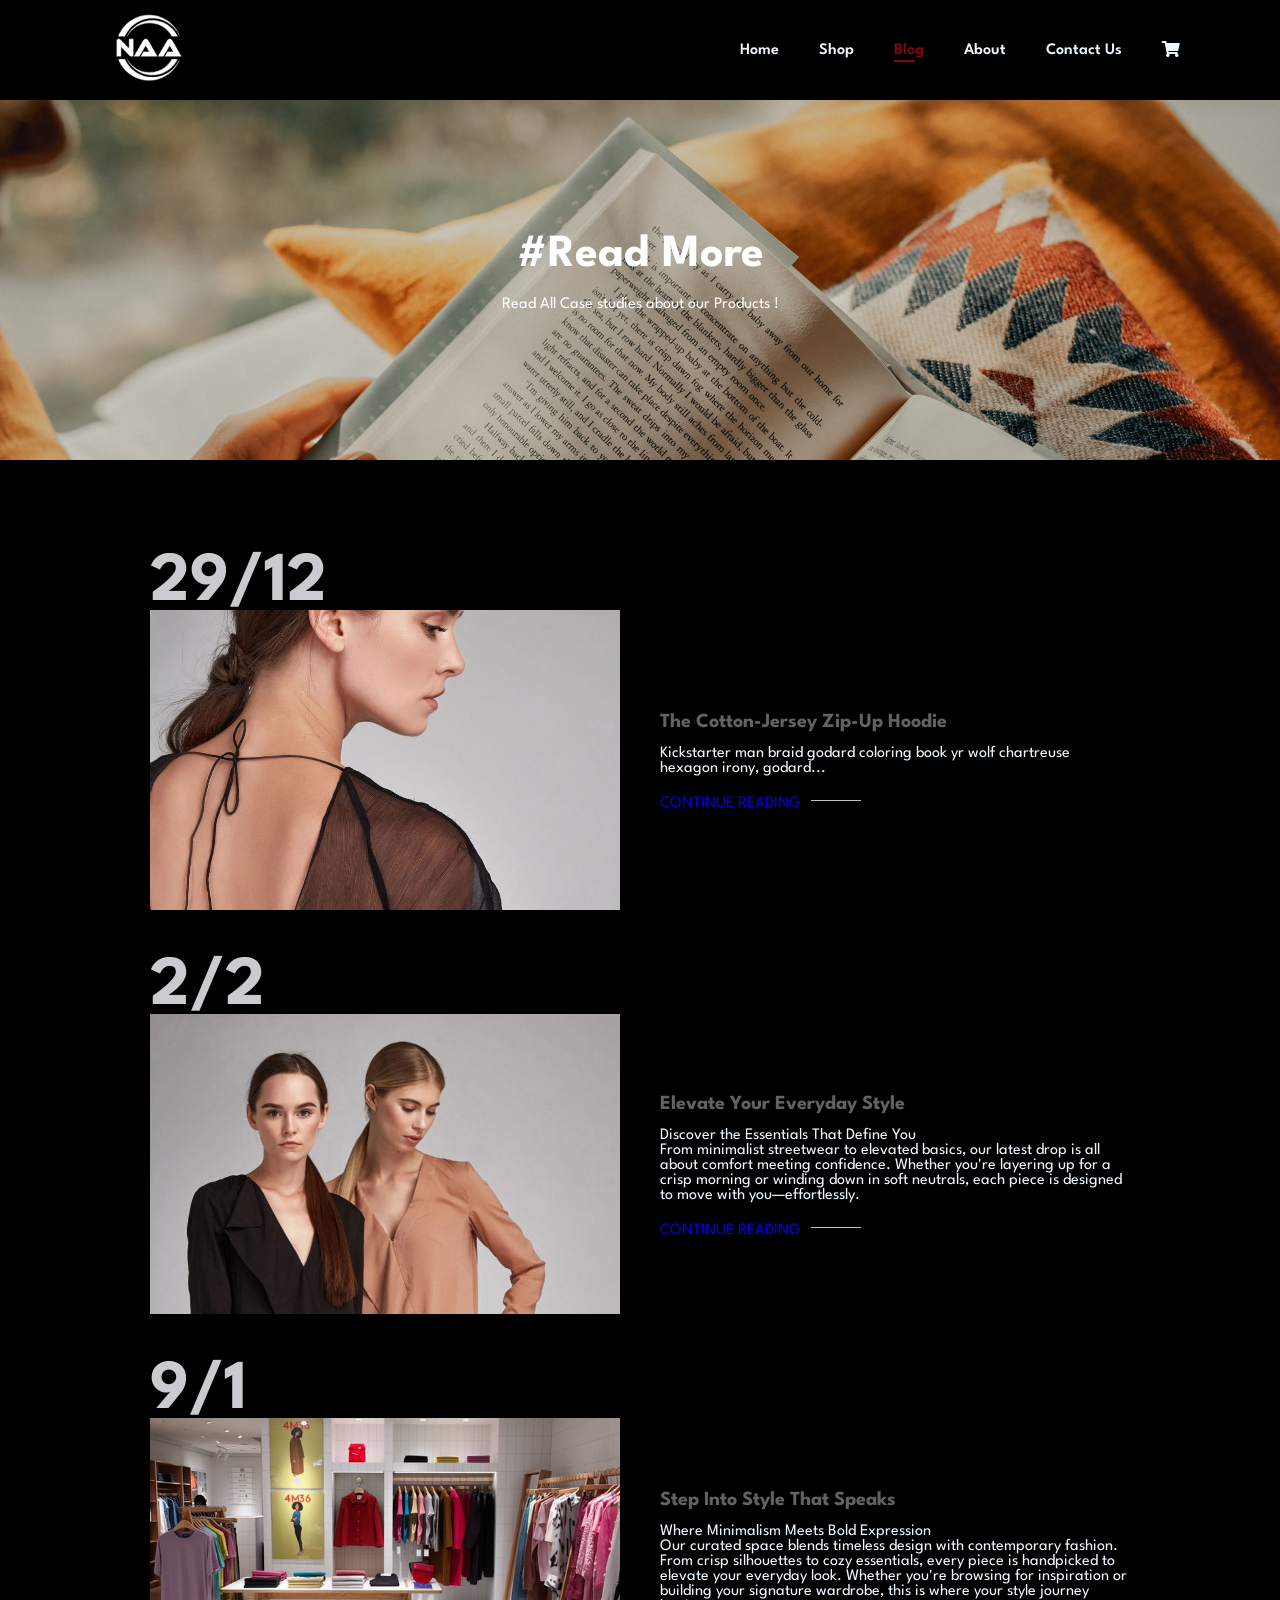
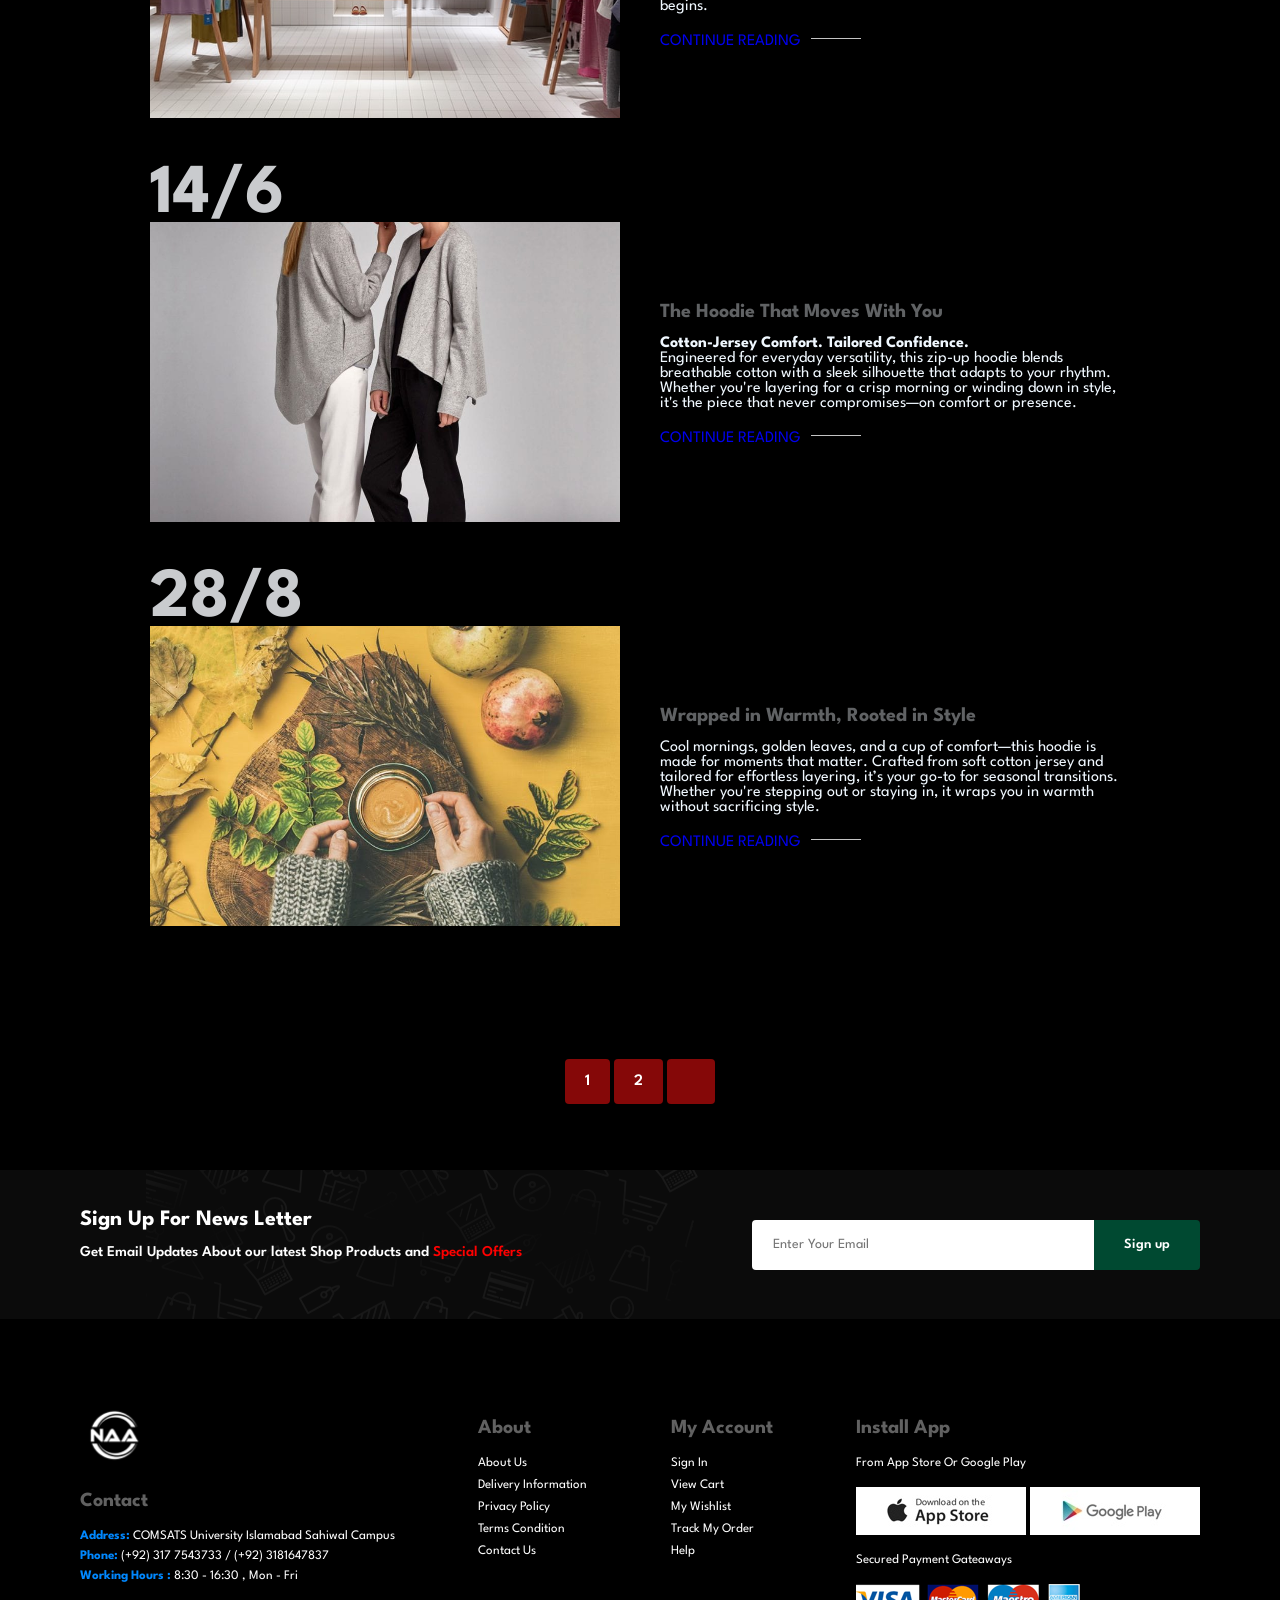
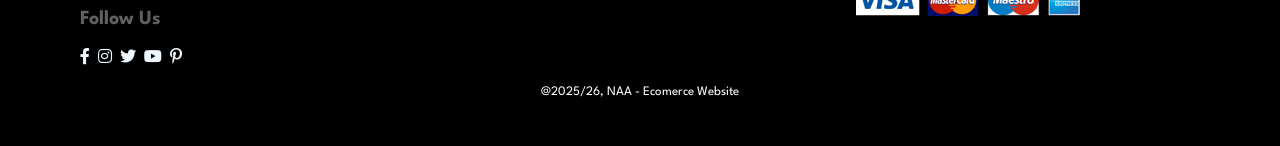
<file: blog.html>
<!DOCTYPE html>
<html lang="en">

<head>
    <meta charset="UTF-8">
    <meta http-equiv="X-UA-Compatible" content="IE=edge">
    <meta name="viewport" content="width=device-width, initial-scale=1.0">
    <title>NAA - Ecomerce Website</title>
    <link rel="stylesheet" href="https://pro.fontawesome.com/releases/v5.10.0/css/all.css" />

    <link rel="stylesheet" href="style.css">
</head>

<body>
    <script src="script.js"></script>
    <section id="header">
        <a href="#"><img height="100px" src="img/logo1.png" class="logo" alt=""></a>
        <div>
            <ul id="navbar">
                <li><a href="index.html">Home</a></li>
                <li><a href="shop.html">Shop</a></li>
                <li><a class="active" href="blog.html">Blog</a></li>
                <li><a href="about.html">About</a></li>
                <li><a href="contact.html">Contact Us</a></li>
                <li id="lg-bag"><a href="cart.html"><i class="fa fa-shopping-cart"></i></a></li>
                <a href="#" id="close"><i class="fa fa-times"></i></a>
            </ul>
        </div>
        <div id="mobile">
            <a href="cart.html"><i class="fa fa-shopping-cart"></i></a>
            <i id="bar" class="fas fa-outdent"></i>
        </div>
    </section>
    <section id="page-header" class="blog-header">
        <h2>#Read More</h2>
        <p>Read All Case studies about our Products !</p>
    </section>
    <section id="blog">
        <div class="blog-box">
            <div class="blog-img">
                <img src="img/blog/b1.jpg" alt="">
            </div>
            <div class="blog-details">
                <h4>The Cotton-Jersey Zip-Up Hoodie</h4>
                <p>Kickstarter man braid godard coloring book yr wolf chartreuse hexagon irony, godard...</p>
                <a href="#">CONTINUE READING</a>
            </div>
            <h1>29/12</h1>
        </div>
        <div class="blog-box">
            <div class="blog-img">
                <img src="img/blog/b2.jpg" alt="">
            </div>
            <div class="blog-details">
                <h4>Elevate Your Everyday Style</h4>
                <p>Discover the Essentials That Define You<br>
                    From minimalist streetwear to elevated basics, our latest drop is all about comfort meeting
                    confidence. Whether you're layering up for a crisp morning or winding down in soft neutrals, each
                    piece is designed to move with you—effortlessly.</p>
                <a href="#">CONTINUE READING</a>

            </div>
            <h1>2/2</h1>
        </div>
        <div class="blog-box">
            <div class="blog-img">
                <img src="img/blog/b3.jpg" alt="">
            </div>
            <div class="blog-details">
                <h4>Step Into Style That Speaks</h4>
                <p>Where Minimalism Meets Bold Expression<br>
                    Our curated space blends timeless design with contemporary fashion. From crisp silhouettes to cozy
                    essentials, every piece is handpicked to elevate your everyday look. Whether you're browsing for
                    inspiration or building your signature wardrobe, this is where your style journey begins.</p>
                <a href="#">CONTINUE READING</a>

            </div>
            <h1>9/1</h1>
        </div>
        <div class="blog-box">
            <div class="blog-img">
                <img src="img/blog/b4.jpg" alt="">
            </div>
            <div class="blog-details">
                <h4>The Hoodie That Moves With You</h4>
                <p><strong>Cotton-Jersey Comfort. Tailored Confidence.</strong><br>
                    Engineered for everyday versatility, this zip-up hoodie blends breathable cotton with a sleek
                    silhouette that adapts to your rhythm. Whether you're layering for a crisp morning or winding down
                    in style, it's the piece that never compromises—on comfort or presence.</p>
                <a href="#">CONTINUE READING</a>

            </div>
            <h1>14/6</h1>
        </div>
        <div class="blog-box">
            <div class="blog-img">
                <img src="img/blog/b6.jpg" alt="">
            </div>
            <div class="blog-details">
                <h4>Wrapped in Warmth, Rooted in Style</h4>
                <p>
                    Cool mornings, golden leaves, and a cup of comfort—this hoodie is made for moments that matter.
                    Crafted from soft cotton jersey and tailored for effortless layering, it’s your go-to for seasonal
                    transitions. Whether you're stepping out or staying in, it wraps you in warmth without sacrificing
                    style.</p>
                <a href="#">CONTINUE READING</a>

            </div>
            <h1>28/8</h1>
        </div>
    </section>

    <section id="pagenation" class="section-p1">
        <a href="#">1</a>
        <a href="#">2</a>
        <a href="#"><i class="fal fa-long-arrow-alt-right"></i></a>
    </section>

    <section id="newsletter" class="section-m1 section-p1">
        <div class="newstext">
            <h4>Sign Up For News Letter </h4>
            <p>Get Email Updates About our latest Shop Products and <span>Special Offers </span></p>
        </div>
        <div class="form">
            <input type="text" name="" id="" placeholder="Enter Your Email">
            <button class="normal">Sign up</button>
        </div>
    </section>
    <footer class="section-p1">
        <div class="col">
            <img class="logo" src="img/logo1.png" alt="">
            <h4>Contact </h4>
            <p><strong>Address:</strong> COMSATS University Islamabad Sahiwal Campus</p>
            <p><strong>Phone:</strong> (+92) 317 7543733 / (+92) 3181647837</p>
            <p><strong>Working Hours :</strong> 8:30 - 16:30 , Mon - Fri</p>
            <div class="follow">
                <h4>Follow Us </h4>
                <div class="icon">
                    <i class="fab fa-facebook-f"></i>
                    <i class="fab fa-instagram"></i>
                    <i class="fab fa-twitter"></i>
                    <i class="fab fa-youtube"></i>
                    <i class="fab fa-pinterest-p"></i>
                </div>
            </div>
        </div>
        <div class="col">
            <h4>About </h4>
            <a href="#">About Us</a>
            <a href="#">Delivery Information</a>
            <a href="#">Privacy Policy </a>
            <a href="#">Terms Condition</a>
            <a href="#">Contact Us </a>
        </div>
        <div class="col">
            <h4>My Account </h4>
            <a href="#">Sign In</a>
            <a href="#">View Cart</a>
            <a href="#">My Wishlist </a>
            <a href="#">Track My Order</a>
            <a href="#">Help</a>
        </div>
        <div class="col install">
            <h4>Install App</h4>
            <p>From App Store Or Google Play </p>
            <div class="row">
                <img src="img/pay/app.jpg" alt="">
                <img src="img/pay/play.jpg" alt="">
            </div>
            <p>Secured Payment Gateaways</p>
            <img src="img/pay/pay.png" alt="">
        </div>
        <div class="copyright">
            <p> @2025/26, NAA - Ecomerce Website </p>
        </div>
    </footer>
    
</body>

</html>
</file>
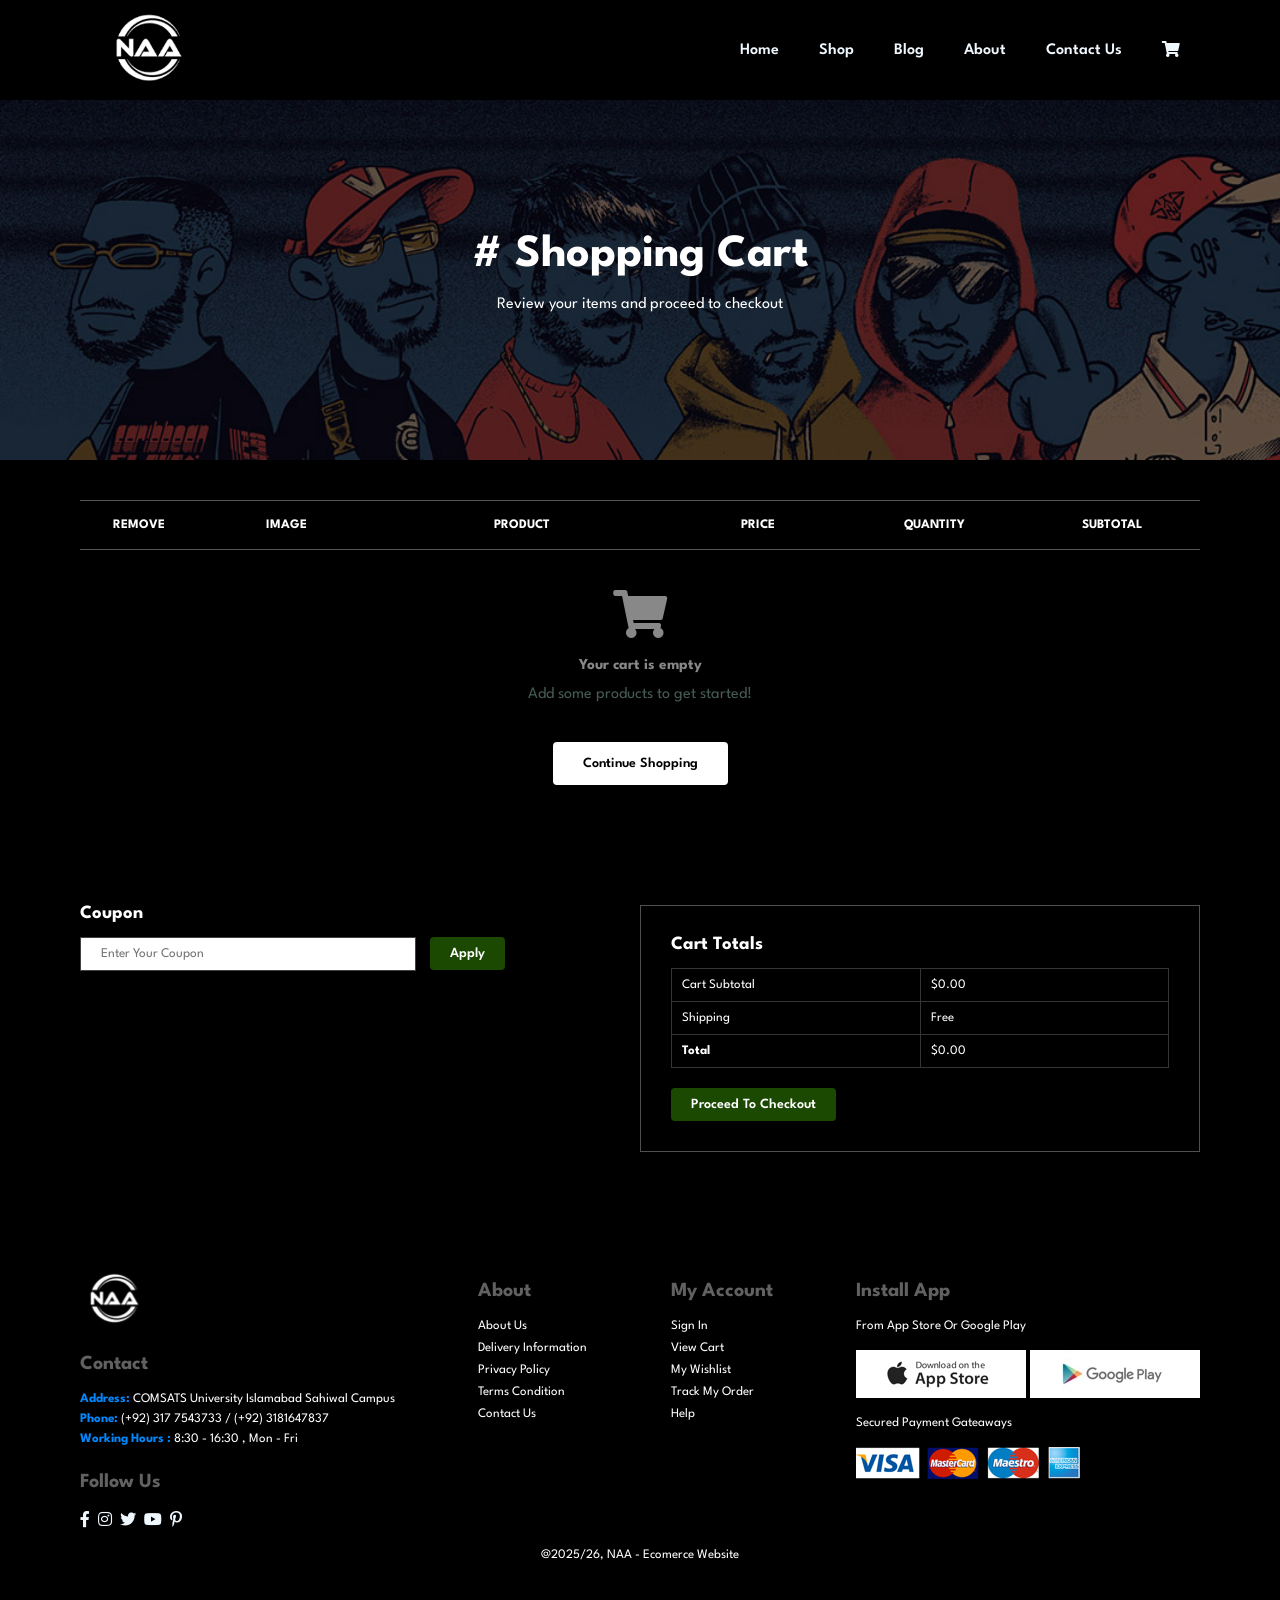
<file: cart.html>
<!DOCTYPE html>
<html lang="en">

<head>
    <meta charset="UTF-8">
    <meta http-equiv="X-UA-Compatible" content="IE=edge">
    <meta name="viewport" content="width=device-width, initial-scale=1.0">
    <title>NAA - Ecomerce Website</title>
    <link rel="stylesheet" href="https://pro.fontawesome.com/releases/v5.10.0/css/all.css" />

    <link rel="stylesheet" href="style.css">
</head>

<body>
    <script src="script.js"></script>
    <section id="header">
        <a href="#"><img height="100px" src="img/logo1.png" class="logo" alt=""></a>
        <div>
            <ul id="navbar">
                <li><a href="index.html">Home</a></li>
                <li><a href="shop.html">Shop</a></li>
                <li><a href="blog.html">Blog</a></li>
                <li><a href="about.html">About</a></li>
                <li><a href="contact.html">Contact Us</a></li>
                <li id="lg-bag">
                    <a href="cart.html">
                        <i class="fa fa-shopping-cart"></i>
                        <span class="cart-count" style="display: none;">0</span>
                    </a>
                </li>
                <a href="#" id="close"><i class="fa fa-times"></i></a>
            </ul>
        </div>
        <div id="mobile">
            <a href="cart.html">
                <i class="fa fa-shopping-cart"></i>
                <span class="cart-count" style="display: none;">0</span>
            </a>
            <i id="bar" class="fas fa-outdent"></i>
        </div>
    </section>
    <section id="page-header">
        <h2># Shopping Cart</h2>
        <p>Review your items and proceed to checkout</p>
    </section>
    <section id="cart" class="section-p1">
        <table width="100%">
            <thead>
                <tr>
                    <td>Remove</td>
                    <td>Image</td>
                    <td>Product</td>
                    <td>Price</td>
                    <td>Quantity</td>
                    <td>Subtotal</td>
                </tr>
            </thead>
            <tbody>
                <tr>
                    <td> <a href="#"><i class="far fa-times-circle"></i></a></td>
                    <td><img src="img/products/f1.jpg" alt="Cartoon Astronaut T-Shirt"></td>
                    <td>Cartoon Astronaut T-Shirts</td>
                    <td>$118.90</td>
                    <td><input type="number" value="1" min="1"></td>
                    <td>$118.90</td>
                </tr>
                <tr>
                    <td> <a href="#"><i class="far fa-times-circle"></i></a></td>
                    <td><img src="img/products/f2.jpg" alt="Cartoon Astronaut T-Shirt"></td>
                    <td>Cartoon Astronaut T-Shirts</td>
                    <td>$118.90</td>
                    <td><input type="number" value="1" min="1"></td>
                    <td>$118.90</td>
                </tr>
                <tr>
                    <td> <a href="#"><i class="far fa-times-circle"></i></a></td>
                    <td><img src="img/products/f3.jpg" alt="Cartoon Astronaut T-Shirt"></td>
                    <td>Cartoon Astronaut T-Shirts</td>
                    <td>$118.90</td>
                    <td><input type="number" value="1" min="1"></td>
                    <td>$118.90</td>
                </tr>
            </tbody>
        </table>
    </section>
    <section id="cart-add" class="section-p1">
        <div id="coupon">
            <h3>Coupon</h3>
            <div>
                <input type="text" placeholder="Enter Your Coupon">
                <button class="normal">Apply</button>
            </div>
        </div>
        <div id="subtotal">
            <h3>Cart Totals</h3>
            <table>
                <tr>
                    <td>Cart Subtotal</td>
                    <td>$335</td>
                </tr>
                <tr>
                    <td>Shipping</td>
                    <td>Free</td>
                </tr>
                <tr>
                    <td><strong>Total</strong></td>
                    <td><strong>$335</strong></td>
                </tr>
            </table>
            <button class="normal">Proceed To Checkout</button>
        </div>
    </section>

    </section>

    <footer class="section-p1">
        <div class="col">
            <img class="logo" src="img/logo1.png" alt="">
            <h4>Contact </h4>
            <p><strong>Address:</strong> COMSATS University Islamabad Sahiwal Campus</p>
            <p><strong>Phone:</strong> (+92) 317 7543733 / (+92) 3181647837</p>
            <p><strong>Working Hours :</strong> 8:30 - 16:30 , Mon - Fri</p>
            <div class="follow">
                <h4>Follow Us </h4>
                <div class="icon">
                    <i class="fab fa-facebook-f"></i>
                    <i class="fab fa-instagram"></i>
                    <i class="fab fa-twitter"></i>
                    <i class="fab fa-youtube"></i>
                    <i class="fab fa-pinterest-p"></i>
                </div>
            </div>
        </div>
        <div class="col">
            <h4>About </h4>
            <a href="#">About Us</a>
            <a href="#">Delivery Information</a>
            <a href="#">Privacy Policy </a>
            <a href="#">Terms Condition</a>
            <a href="#">Contact Us </a>
        </div>
        <div class="col">
            <h4>My Account </h4>
            <a href="#">Sign In</a>
            <a href="#">View Cart</a>
            <a href="#">My Wishlist </a>
            <a href="#">Track My Order</a>
            <a href="#">Help</a>
        </div>
        <div class="col install">
            <h4>Install App</h4>
            <p>From App Store Or Google Play </p>
            <div class="row">
                <img src="img/pay/app.jpg" alt="">
                <img src="img/pay/play.jpg" alt="">
            </div>
            <p>Secured Payment Gateaways</p>
            <img src="img/pay/pay.png" alt="">
        </div>
        <div class="copyright">
            <p> @2025/26, NAA - Ecomerce Website </p>
        </div>
    </footer>
    
</body>

</html>
</file>
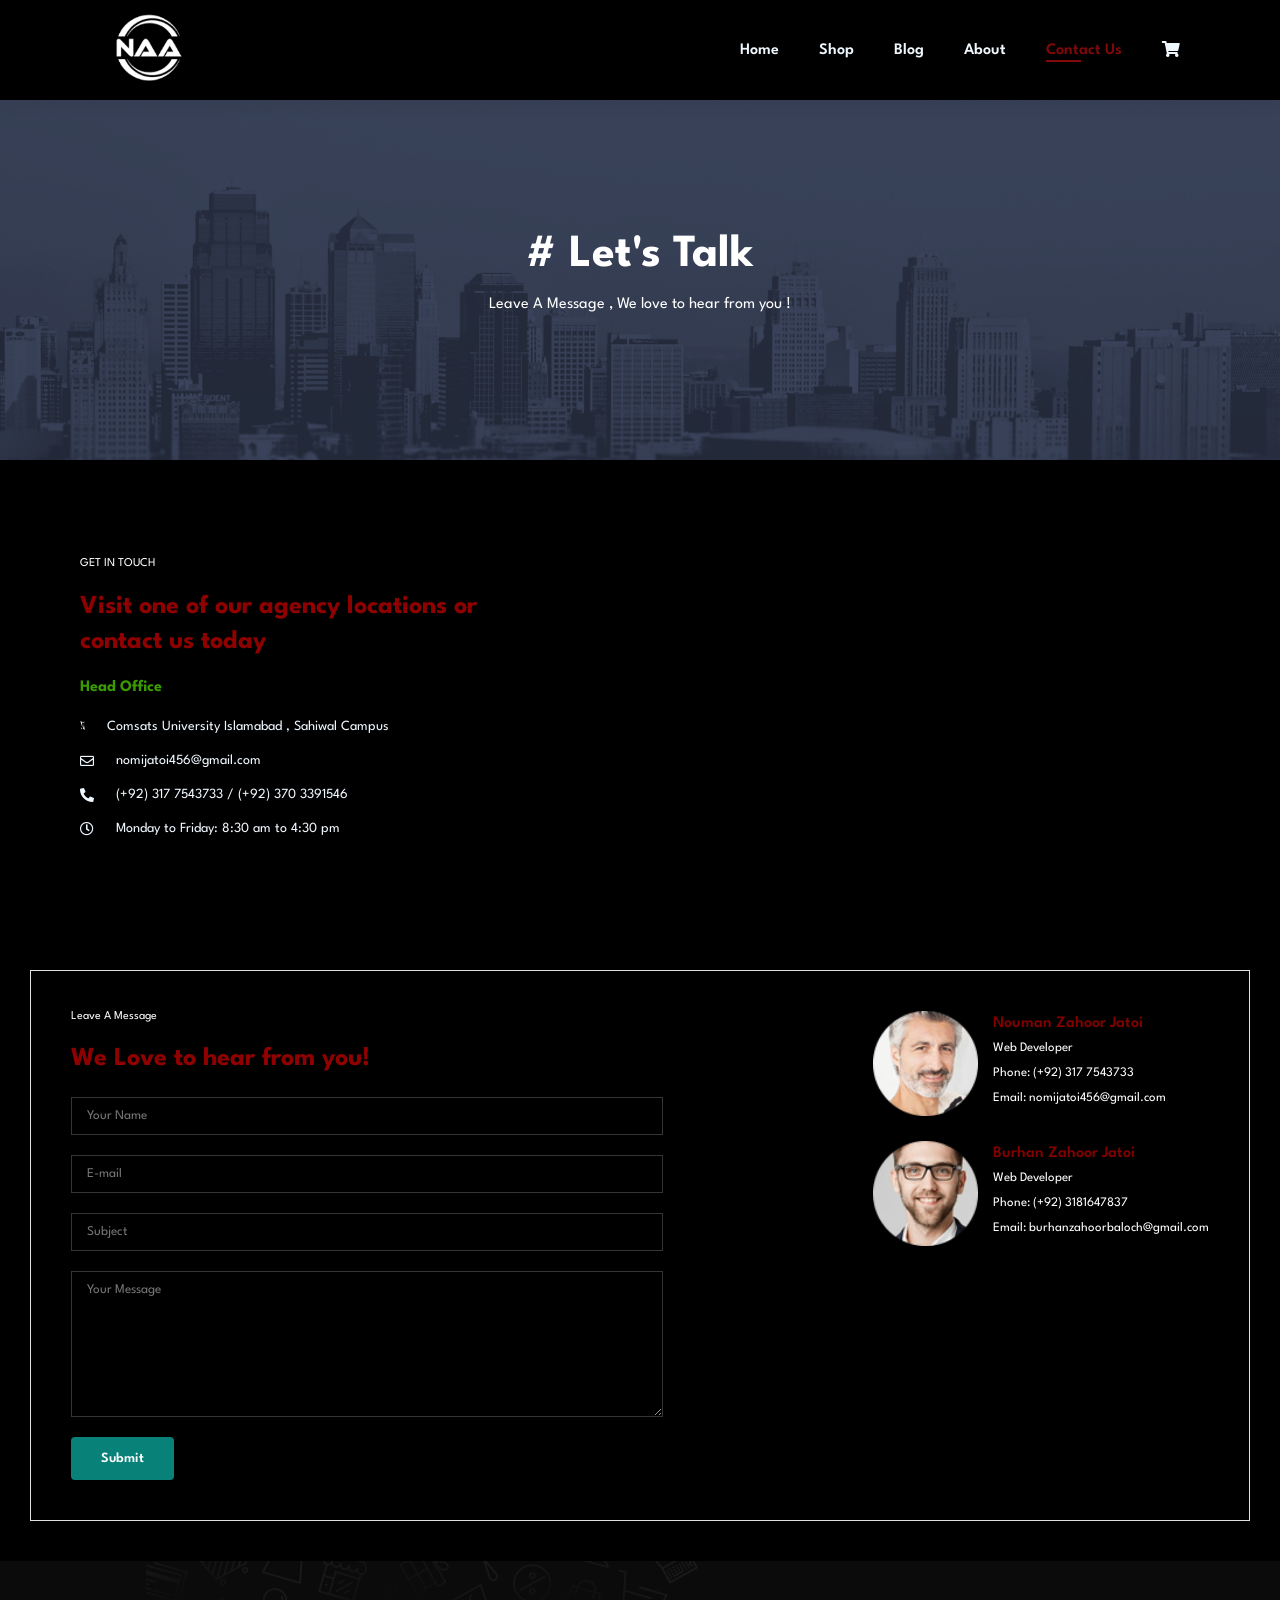
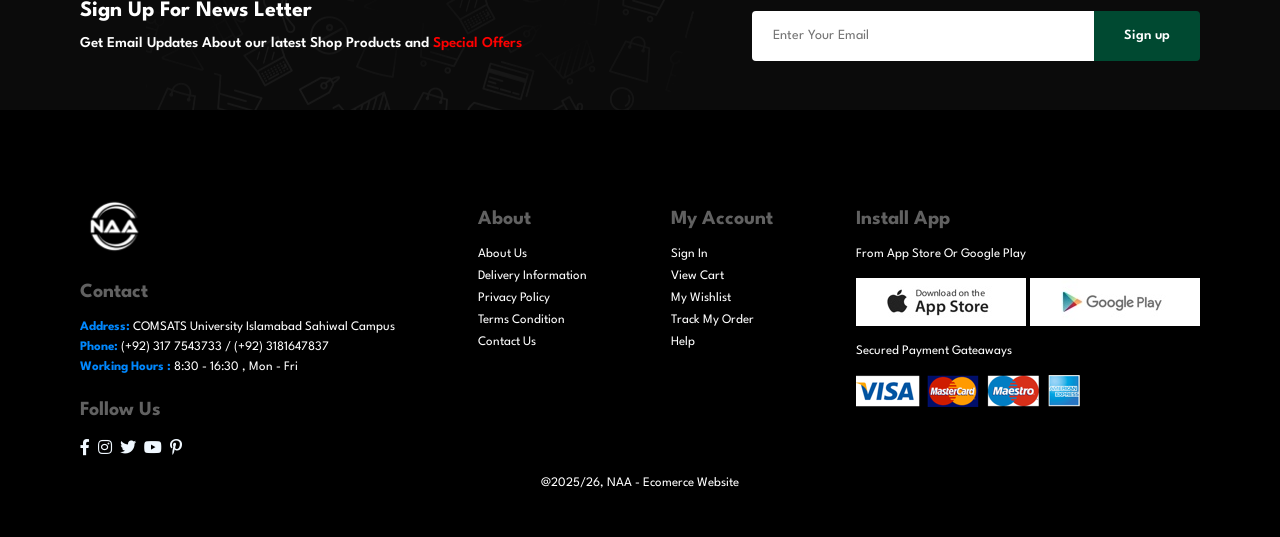
<file: contact.html>
<!DOCTYPE html>
<html lang="en">

<head>
    <meta charset="UTF-8">
    <meta http-equiv="X-UA-Compatible" content="IE=edge">
    <meta name="viewport" content="width=device-width, initial-scale=1.0">
    <title>NAA - Ecomerce Website</title>
    <link rel="stylesheet" href="https://pro.fontawesome.com/releases/v5.10.0/css/all.css" />

    <link rel="stylesheet" href="style.css">
</head>

<body>
    <script src="script.js"></script>
    <section id="header">
        <a href="#"><img height="100px" src="img/logo1.png" class="logo" alt=""></a>
        <div>
            <ul id="navbar">
                <li><a href="index.html">Home</a></li>
                <li><a href="shop.html">Shop</a></li>
                <li><a href="blog.html">Blog</a></li>
                <li><a href="about.html">About</a></li>
                <li><a class="active" href="contact.html">Contact Us</a></li>
                <li id="lg-bag"><a href="cart.html"><i class="fa fa-shopping-cart"></i></a></li>
                <a href="#" id="close"><i class="fa fa-times"></i></a>
            </ul>
        </div>
        <div id="mobile">
            <a href="cart.html"><i class="fa fa-shopping-cart"></i></a>
            <i id="bar" class="fas fa-outdent"></i>
        </div>
    </section>
    <section id="page-header" class="about-header">
        <h2># Let's Talk </h2>
        <p>Leave A Message , We love to hear from you !</p>
    </section>
    <section id="contact-details" class="section-p1">
        <div class="details">
            <span>GET IN TOUCH</span>
            <h2>Visit one of our agency locations or contact us today</h2>
            <h3>Head Office</h3>
            <div>
                <li>
                    <i class="fal fa-map"></i>
                    <p>Comsats University Islamabad , Sahiwal Campus</p>
                </li>
                <li>
                    <i class="far fa-envelope"></i>
                    <p>nomijatoi456@gmail.com</p>
                </li>
                <li>
                    <i class="fas fa-phone-alt"></i>
                    <p> (+92) 317 7543733 / (+92) 370 3391546</p>
                </li>
                <li>
                    <i class="far fa-clock"></i>
                    <p>Monday to Friday: 8:30 am to 4:30 pm</p>
                </li>

            </div>
        </div>
        <div class="map">
            <iframe
                src="https://www.google.com/maps/embed?pb=!1m18!1m12!1m3!1d3432.7280462299013!2d73.1465267110608!3d30.64162107452247!2m3!1f0!2f0!3f0!3m2!1i1024!2i768!4f13.1!3m3!1m2!1s0x3922b6e4dde0c501%3A0xc37ea3d85326203!2sCOMSATS%20University%20Islamabad%20-%20Sahiwal%20Campus!5e0!3m2!1sen!2s!4v1756451477011!5m2!1sen!2s"
                width="600" height="450" style="border:0;" allowfullscreen="" loading="lazy"
                referrerpolicy="no-referrer-when-downgrade"></iframe>
        </div>
    </section>
    <section id="form-details">
        <form action="">
            <span> Leave A Message</span>
            <h2>We Love to hear from you!</h2>
            <input type="text" placeholder="Your Name">
            <input type="email" placeholder="E-mail">
            <input type="text" placeholder="Subject">
            <textarea name="" id=" cols=" 30" rows="10" placeholder="Your Message"></textarea>
            <button class="normal">Submit</button>
        </form>
        <div class="people">
            <div>
                <img src="img/people/1.png" alt="">
                <p> <span>Nouman Zahoor Jatoi</span>
                    Web Developer <br>
                    Phone: (+92) 317 7543733 <br>
                    Email: nomijatoi456@gmail.com</p>
            </div>
            <div>
                <img src="img/people/2.png" alt="">
                <p><span>Burhan Zahoor Jatoi</span>
                Web Developer <br>
                Phone: (+92) 3181647837 <br>
                Email: burhanzahoorbaloch@gmail.com</p>
            </div>

           
        </div>
    </section>

    <section id="newsletter" class="section-m1 section-p1">
        <div class="newstext">
            <h4>Sign Up For News Letter </h4>
            <p>Get Email Updates About our latest Shop Products and <span>Special Offers </span></p>
        </div>
        <div class="form">
            <input type="text" name="" id="" placeholder="Enter Your Email">
            <button class="normal">Sign up</button>
        </div>
    </section>
    <footer class="section-p1">
        <div class="col">
            <img class="logo" src="img/logo1.png" alt="">
            <h4>Contact </h4>
            <p><strong>Address:</strong> COMSATS University Islamabad Sahiwal Campus</p>
            <p><strong>Phone:</strong> (+92) 317 7543733 / (+92) 3181647837</p>
            <p><strong>Working Hours :</strong> 8:30 - 16:30 , Mon - Fri</p>
            <div class="follow">
                <h4>Follow Us </h4>
                <div class="icon">
                    <i class="fab fa-facebook-f"></i>
                    <i class="fab fa-instagram"></i>
                    <i class="fab fa-twitter"></i>
                    <i class="fab fa-youtube"></i>
                    <i class="fab fa-pinterest-p"></i>
                </div>
            </div>
        </div>
        <div class="col">
            <h4>About </h4>
            <a href="#">About Us</a>
            <a href="#">Delivery Information</a>
            <a href="#">Privacy Policy </a>
            <a href="#">Terms Condition</a>
            <a href="#">Contact Us </a>
        </div>
        <div class="col">
            <h4>My Account </h4>
            <a href="#">Sign In</a>
            <a href="#">View Cart</a>
            <a href="#">My Wishlist </a>
            <a href="#">Track My Order</a>
            <a href="#">Help</a>
        </div>
        <div class="col install">
            <h4>Install App</h4>
            <p>From App Store Or Google Play </p>
            <div class="row">
                <img src="img/pay/app.jpg" alt="">
                <img src="img/pay/play.jpg" alt="">
            </div>
            <p>Secured Payment Gateaways</p>
            <img src="img/pay/pay.png" alt="">
        </div>
        <div class="copyright">
            <p> @2025/26, NAA - Ecomerce Website </p>
        </div>
    </footer>
    
</body>

</html>
</file>
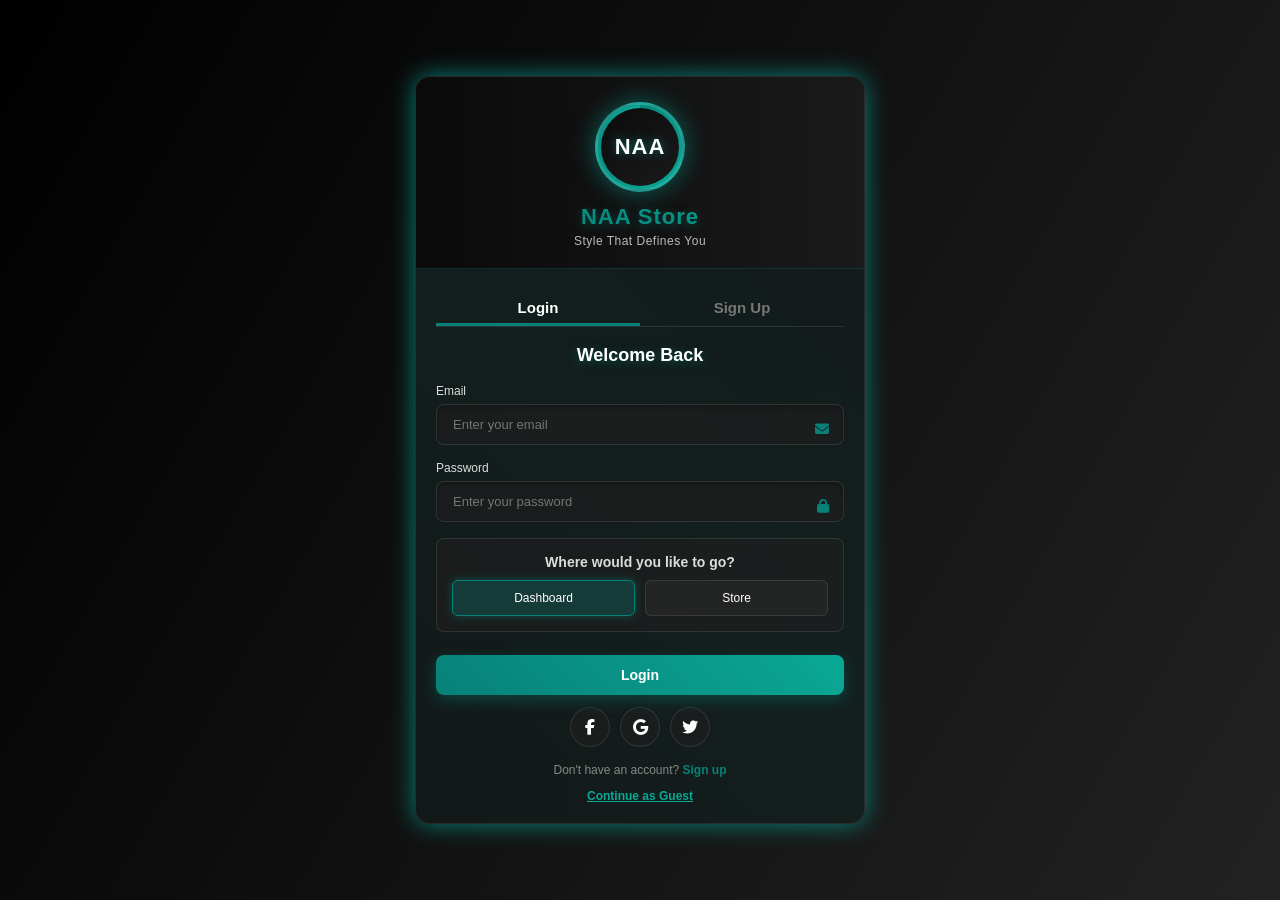
<file: login.html>
<!DOCTYPE html>
<html lang="en">
<head>
    <meta charset="UTF-8">
    <meta name="viewport" content="width=device-width, initial-scale=1.0">
    <title>NAA - Login & Signup</title>
    <link rel="stylesheet" href="https://cdnjs.cloudflare.com/ajax/libs/font-awesome/6.4.0/css/all.min.css">
    <style>
        * {
            margin: 0;
            padding: 0;
            box-sizing: border-box;
            font-family: 'Poppins', sans-serif;
        }

        @import url('https://fonts.googleapis.com/css2?family=Poppins:wght@300;400;500;600;700&display=swap');

        body {
            background: linear-gradient(120deg, #000000 0%, #222222 100%);
            min-height: 100vh;
            display: flex;
            justify-content: center;
            align-items: center;
            padding: 20px;
            color: #fff;
            overflow: hidden;
        }

        .container {
            background: rgba(20, 20, 20, 0.9);
            border-radius: 15px;
            box-shadow: 0 0 25px rgb(8, 129, 121);
            width: 100%;
            max-width: 450px;
            height: auto;
            min-height: 600px;
            border: 1px solid rgba(255, 255, 255, 0.1);
            transform: scale(0.95);
            animation: scaleIn 0.5s forwards;
            position: relative;
            overflow: hidden;
        }

        .container::before {
            content: '';
            position: absolute;
            top: -50%;
            left: -50%;
            width: 200%;
            height: 200%;
            background: linear-gradient(45deg, transparent, rgba(8, 129, 120, 0.1), transparent);
            transform: rotate(0deg);
            animation: rotate 10s linear infinite;
            z-index: 0;
        }

        .header {
            background: linear-gradient(to right, #0a0a0a, #1a1a1a);
            padding: 25px 30px 20px;
            text-align: center;
            position: relative;
            z-index: 1;
            border-bottom: 1px solid rgba(8, 129, 120, 0.3);
        }

        .logo-container {
            display: flex;
            justify-content: center;
            align-items: center;
            margin-bottom: 12px;
        }

        .logo {
            height: 90px;
            width: 90px;
            border-radius: 50%;
            background: linear-gradient(145deg, #088178, #0aa896);
            display: flex;
            justify-content: center;
            align-items: center;
            box-shadow: 0 0 25px rgba(8, 129, 120, 0.7);
            border: 3px solid rgba(255, 255, 255, 0.1);
            transition: all 0.5s ease;
            position: relative;
            overflow: hidden;
        }

        .logo::before {
            content: '';
            position: absolute;
            width: 150%;
            height: 150%;
            background: conic-gradient(transparent, transparent, transparent, #0aa896);
            animation: rotate-border 4s linear infinite;
        }

        .logo::after {
            content: '';
            position: absolute;
            inset: 3px;
            background: linear-gradient(145deg, #0c0c0c, #1a1a1a);
            border-radius: 50%;
        }

        .logo-text {
            position: relative;
            z-index: 1;
            color: #fff;
            font-size: 22px;
            font-weight: 700;
            letter-spacing: 1px;
            text-shadow: 0 0 10px rgba(8, 129, 120, 0.8);
        }

        .logo:hover {
            transform: scale(1.05) rotate(5deg);
            box-shadow: 0 0 35px rgba(8, 129, 120, 0.9);
        }

        .brand-name {
            font-size: 22px;
            font-weight: 700;
            background: linear-gradient(to right, #088178, #0aa896);
            -webkit-background-clip: text;
            -webkit-text-fill-color: transparent;
            text-shadow: 0 2px 10px rgba(8, 129, 120, 0.5);
            letter-spacing: 1px;
            margin-top: 8px;
        }

        .brand-tagline {
            font-size: 12px;
            color: #bbb;
            margin-top: 4px;
            letter-spacing: 0.5px;
        }

        .form-container {
            padding: 20px;
            position: relative;
            z-index: 1;
        }

        .tabs {
            display: flex;
            margin-bottom: 18px;
            border-bottom: 1px solid rgba(255, 255, 255, 0.1);
            position: relative;
        }

        .tab {
            padding: 10px 12px;
            background: none;
            border: none;
            cursor: pointer;
            font-size: 15px;
            font-weight: 600;
            color: #777;
            flex: 1;
            transition: all 0.3s ease;
            position: relative;
            overflow: hidden;
        }

        .tab::before {
            content: '';
            position: absolute;
            bottom: 0;
            left: 0;
            width: 100%;
            height: 3px;
            background: #088178;
            transform: translateX(-100%);
            transition: transform 0.3s ease;
        }

        .tab.active {
            color: #fff;
        }

        .tab.active::before {
            transform: translateX(0);
        }

        .form {
            display: none;
            opacity: 0;
            transform: translateY(20px);
            transition: opacity 0.5s, transform 0.5s;
        }

        .form.active {
            display: block;
            opacity: 1;
            transform: translateY(0);
            animation: fadeIn 0.5s forwards;
        }

        .form h2 {
            text-align: center;
            margin-bottom: 18px;
            color: #fff;
            font-weight: 600;
            text-shadow: 0 2px 10px rgba(8, 129, 120, 0.5);
            font-size: 18px;
        }

        .input-group {
            margin-bottom: 16px;
            position: relative;
        }

        .input-group label {
            display: block;
            margin-bottom: 6px;
            font-weight: 500;
            color: #ddd;
            font-size: 12px;
        }

        .input-group input {
            width: 100%;
            padding: 12px 16px;
            background: rgba(30, 30, 30, 0.7);
            border: 1px solid rgba(255, 255, 255, 0.1);
            border-radius: 8px;
            font-size: 13px;
            transition: all 0.3s ease;
            color: #fff;
            box-shadow: inset 0 2px 4px rgba(0, 0, 0, 0.3);
        }

        .input-group input:focus {
            border-color: #088178;
            outline: none;
            box-shadow: 0 0 15px rgba(8, 129, 120, 0.3);
            transform: translateY(-2px);
        }

        .input-group i {
            position: absolute;
            right: 15px;
            top: 38px;
            color: #088178;
            font-size: 14px;
        }

        /* Destination Selection Styles */
        .destination-selection {
            margin: 15px 0;
            padding: 15px;
            background: rgba(30, 30, 30, 0.7);
            border-radius: 8px;
            border: 1px solid rgba(255, 255, 255, 0.1);
        }

        .destination-selection h3 {
            font-size: 14px;
            margin-bottom: 10px;
            color: #ddd;
            text-align: center;
        }

        .destination-options {
            display: flex;
            gap: 10px;
        }

        .destination-option {
            flex: 1;
            padding: 10px;
            background: rgba(40, 40, 40, 0.7);
            border: 1px solid rgba(255, 255, 255, 0.1);
            border-radius: 6px;
            text-align: center;
            cursor: pointer;
            transition: all 0.3s ease;
        }

        .destination-option:hover {
            background: rgba(50, 50, 50, 0.7);
            transform: translateY(-2px);
        }

        .destination-option.selected {
            background: rgba(8, 129, 120, 0.3);
            border-color: #088178;
            box-shadow: 0 0 10px rgba(8, 129, 120, 0.5);
        }

        .destination-icon {
            font-size: 20px;
            margin-bottom: 5px;
            color: #088178;
        }

        .destination-text {
            font-size: 12px;
            font-weight: 500;
        }

        .btn {
            width: 100%;
            padding: 12px;
            background: linear-gradient(45deg, #088178, #0aa896);
            color: white;
            border: none;
            border-radius: 8px;
            font-size: 14px;
            font-weight: 600;
            cursor: pointer;
            transition: all 0.3s ease;
            margin-top: 8px;
            box-shadow: 0 5px 15px rgba(8, 129, 120, 0.4);
            position: relative;
            overflow: hidden;
        }

        .btn::before {
            content: '';
            position: absolute;
            top: 0;
            left: -100%;
            width: 100%;
            height: 100%;
            background: linear-gradient(90deg, transparent, rgba(255, 255, 255, 0.2), transparent);
            transition: 0.5s;
        }

        .btn:hover::before {
            left: 100%;
        }

        .btn:hover {
            transform: translateY(-3px);
            box-shadow: 0 8px 20px rgba(8, 129, 120, 0.6);
        }

        .btn:active {
            transform: translateY(0);
        }

        .footer {
            text-align: center;
            margin-top: 16px;
            color: #888;
            font-size: 12px;
        }

        .footer a {
            color: #088178;
            text-decoration: none;
            font-weight: 600;
            transition: all 0.3s ease;
            position: relative;
        }

        .footer a::after {
            content: '';
            position: absolute;
            bottom: -2px;
            left: 0;
            width: 0;
            height: 2px;
            background: #088178;
            transition: width 0.3s ease;
        }

        .footer a:hover::after {
            width: 100%;
        }

        .footer a:hover {
            color: #0aa896;
        }

        .message {
            padding: 8px;
            margin: 10px 0;
            border-radius: 8px;
            text-align: center;
            display: none;
            animation: shake 0.5s ease;
            font-size: 12px;
        }

        .error {
            background: rgba(211, 47, 47, 0.2);
            color: #ff5252;
            border: 1px solid rgba(211, 47, 47, 0.3);
        }

        .success {
            background: rgba(56, 142, 60, 0.2);
            color: #69f0ae;
            border: 1px solid rgba(56, 142, 60, 0.3);
        }

        .social-login {
            display: flex;
            justify-content: center;
            gap: 10px;
            margin-top: 12px;
        }

        .social-btn {
            width: 40px;
            height: 40px;
            border-radius: 50%;
            display: flex;
            align-items: center;
            justify-content: center;
            background: rgba(30, 30, 30, 0.7);
            border: 1px solid rgba(255, 255, 255, 0.1);
            color: #fff;
            font-size: 16px;
            cursor: pointer;
            transition: all 0.3s ease;
        }

        .social-btn:hover {
            transform: translateY(-5px);
            box-shadow: 0 5px 15px rgba(0, 0, 0, 0.3);
        }

        .facebook:hover {
            background: #3b5998;
        }

        .google:hover {
            background: #dd4b39;
        }

        .twitter:hover {
            background: #1da1f2;
        }

        @keyframes fadeIn {
            from {
                opacity: 0;
                transform: translateY(20px);
            }
            to {
                opacity: 1;
                transform: translateY(0);
            }
        }

        @keyframes scaleIn {
            from {
                transform: scale(0.95);
                opacity: 0;
            }
            to {
                transform: scale(1);
                opacity: 1;
            }
        }

        @keyframes shake {
            0%, 100% {
                transform: translateX(0);
            }
            25% {
                transform: translateX(-5px);
            }
            75% {
                transform: translateX(5px);
            }
        }

        @keyframes rotate {
            0% {
                transform: rotate(0deg);
            }
            100% {
                transform: rotate(360deg);
            }
        }

        @keyframes rotate-border {
            from {
                transform: rotate(0deg);
            }
            to {
                transform: rotate(360deg);
            }
        }

        @media (max-width: 500px) {
            .form-container {
                padding: 15px;
            }

            .tab {
                padding: 8px 10px;
                font-size: 13px;
            }

            .header {
                padding: 20px 15px 12px;
            }

            .logo {
                height: 75px;
                width: 75px;
            }

            .logo-text {
                font-size: 18px;
            }

            .brand-name {
                font-size: 18px;
            }

            .input-group input {
                padding: 10px 12px;
            }

            .input-group i {
                top: 36px;
            }
            
            .destination-options {
                flex-direction: column;
            }
        }

        @media (max-height: 700px) {
            .container {
                height: auto;
                min-height: 500px;
            }
            
            .header {
                padding: 15px 15px 10px;
            }
            
            .logo {
                height: 70px;
                width: 70px;
            }
            
            .logo-text {
                font-size: 16px;
            }
            
            .form-container {
                padding: 12px;
            }
            
            .input-group {
                margin-bottom: 12px;
            }
            
            .social-login {
                margin-top: 8px;
            }
            
            .brand-name {
                font-size: 16px;
            }
            
            .form h2 {
                font-size: 16px;
                margin-bottom: 12px;
            }
        }
    </style>
</head>

<body>
    <div class="container">
        <div class="header">
            <div class="logo-container">
                <div class="logo">
                    <div class="logo-text">NAA</div>
                </div>
            </div>
            <div class="brand-name">NAA Store</div>
            <div class="brand-tagline">Style That Defines You</div>
        </div>

        <div class="form-container">
            <div class="tabs">
                <button class="tab active" id="login-tab">Login</button>
                <button class="tab" id="signup-tab">Sign Up</button>
            </div>

            <div id="error-message" class="message error"></div>
            <div id="success-message" class="message success"></div>

            <form id="login-form" class="form active">
                <h2>Welcome Back</h2>
                <div class="input-group">
                    <label for="login-email">Email</label>
                    <input type="email" id="login-email" placeholder="Enter your email" required>
                    <i class="fas fa-envelope"></i>
                </div>
                <div class="input-group">
                    <label for="login-password">Password</label>
                    <input type="password" id="login-password" placeholder="Enter your password" required>
                    <i class="fas fa-lock"></i>
                </div>
                
                <!-- Destination Selection (Only in Login Form) -->
                <div class="destination-selection">
                    <h3>Where would you like to go?</h3>
                    <div class="destination-options">
                        <div class="destination-option selected" data-destination="dashboard">
                            <div class="destination-text">Dashboard</div>
                        </div>
                        <div class="destination-option" data-destination="store">
                            <div class="destination-text">Store</div>
                        </div>
                    </div>
                </div>
                
                <button type="submit" class="btn">Login</button>

                <div class="social-login">
                    <div class="social-btn facebook">
                        <i class="fab fa-facebook-f"></i>
                    </div>
                    <div class="social-btn google">
                        <i class="fab fa-google"></i>
                    </div>
                    <div class="social-btn twitter">
                        <i class="fab fa-twitter"></i>
                    </div>
                </div>

                <div class="footer">
                    <p>Don't have an account? <a href="#" id="go-to-signup">Sign up</a></p>
                    <p style="margin-top: 12px; font-weight: 500;"><a href="index.html" id="continue-guest" style="color: #0aa896; text-decoration: underline;">Continue as Guest</a></p>
                </div>
            </form>

            <form id="signup-form" class="form">
                <h2>Create Account</h2>
                
                <div class="input-group">
                    <label for="signup-email">Email</label>
                    <input type="email" id="signup-email" placeholder="Enter your email" required>
                    <i class="fas fa-envelope"></i>
                </div>
                <div class="input-group">
                    <label for="signup-password">Password</label>
                    <input type="password" id="signup-password" placeholder="Create a password (min. 6 characters)"
                        required>
                    <i class="fas fa-lock"></i>
                </div>
                <div class="input-group">
                    <label for="signup-confirm">Confirm Password</label>
                    <input type="password" id="signup-confirm" placeholder="Confirm your password" required>
                    <i class="fas fa-lock"></i>
                </div>
                
                <button type="submit" class="btn">Sign Up</button>

                <div class="social-login">
                    <div class="social-btn facebook">
                        <i class="fab fa-facebook-f"></i>
                    </div>
                    <div class="social-btn google">
                        <i class="fab fa-google"></i>
                    </div>
                    <div class="social-btn twitter">
                        <i class="fab fa-twitter"></i>
                    </div>
                </div>

                <div class="footer">
                    <p>Already have an account? <a href="#" id="go-to-login">Login</a></p>
                    <p style="margin-top: 12px; font-weight: 500;"><a href="index.html" id="continue-guest-signup" style="color: #0aa896; text-decoration: underline;">Continue as Guest</a></p>
                </div>
            </form>
        </div>
    </div>

    <script>
        document.addEventListener('DOMContentLoaded', function () {
            // DOM elements
            const loginTab = document.getElementById('login-tab');
            const signupTab = document.getElementById('signup-tab');
            const loginForm = document.getElementById('login-form');
            const signupForm = document.getElementById('signup-form');
            const goToSignup = document.getElementById('go-to-signup');
            const goToLogin = document.getElementById('go-to-login');
            const errorMessage = document.getElementById('error-message');
            const successMessage = document.getElementById('success-message');
            
            // Destination selection
            let selectedDestination = 'dashboard'; // Default selection
            const destinationOptions = document.querySelectorAll('.destination-option');

            // Initialize destination selection
            function initDestinationSelection() {
                destinationOptions.forEach(option => {
                    option.addEventListener('click', function() {
                        // Remove selected class from all options
                        destinationOptions.forEach(opt => opt.classList.remove('selected'));
                        
                        // Add selected class to clicked option
                        this.classList.add('selected');
                        
                        // Update selected destination
                        selectedDestination = this.getAttribute('data-destination');
                    });
                });
            }

            // Show message function
            function showMessage(element, text) {
                element.textContent = text;
                element.style.display = 'block';
                setTimeout(() => {
                    element.style.display = 'none';
                }, 5000);
            }

            // Switch to signup form
            signupTab.addEventListener('click', function () {
                loginForm.classList.remove('active');
                signupForm.classList.add('active');
                loginTab.classList.remove('active');
                signupTab.classList.add('active');
                errorMessage.style.display = 'none';
                successMessage.style.display = 'none';
            });

            goToSignup.addEventListener('click', function (e) {
                e.preventDefault();
                signupTab.click();
            });

            // Switch to login form
            loginTab.addEventListener('click', function () {
                signupForm.classList.remove('active');
                loginForm.classList.add('active');
                signupTab.classList.remove('active');
                loginTab.classList.add('active');
                errorMessage.style.display = 'none';
                successMessage.style.display = 'none';
            });

            goToLogin.addEventListener('click', function (e) {
                e.preventDefault();
                loginTab.click();
            });

            // Form validation
            function validateEmail(email) {
                const re = /^[^\s@]+@[^\s@]+\.[^\s@]+$/;
                return re.test(email);
            }

            // Form submission
            loginForm.addEventListener('submit', function (e) {
                e.preventDefault();
                const email = document.getElementById('login-email').value;
                const password = document.getElementById('login-password').value;

                // Validation
                if (!email || !password) {
                    showMessage(errorMessage, 'Please fill in all fields');
                    return;
                }

                if (!validateEmail(email)) {
                    showMessage(errorMessage, 'Please enter a valid email address');
                    return;
                }

                // Check if user exists
                const users = JSON.parse(localStorage.getItem('users')) || [];
                const user = users.find(u => u.email === email && u.password === password);

                if (user) {
                    // Set logged in user
                    localStorage.setItem('currentUser', JSON.stringify(user));
                    showMessage(successMessage, 'Login successful! Redirecting...');

                    // Redirect based on selected destination
                    setTimeout(() => {
                        if (selectedDestination === 'dashboard') {
                            window.location.href = 'dashboard.html';
                        } else {
                            window.location.href = 'index.html';
                        }
                    }, 1500);
                } else {
                    showMessage(errorMessage, 'Invalid email or password');
                }
            });

            signupForm.addEventListener('submit', function (e) {
                e.preventDefault();
                
                const email = document.getElementById('signup-email').value;
                const password = document.getElementById('signup-password').value;
                const confirm = document.getElementById('signup-confirm').value;

                // Validation
                if (!email || !password || !confirm) {
                    showMessage(errorMessage, 'Please fill in all fields');
                    return;
                }

                if (!validateEmail(email)) {
                    showMessage(errorMessage, 'Please enter a valid email address');
                    return;
                }

                if (password.length < 6) {
                    showMessage(errorMessage, 'Password must be at least 6 characters long');
                    return;
                }

                if (password !== confirm) {
                    showMessage(errorMessage, 'Passwords do not match');
                    return;
                }

                // Check if user already exists
                const users = JSON.parse(localStorage.getItem('users')) || [];
                if (users.some(user => user.email === email)) {
                    showMessage(errorMessage, 'User with this email already exists');
                    return;
                }

                // Create new user
                const newUser = {  email, password };
                users.push(newUser);
                localStorage.setItem('users', JSON.stringify(users));

                showMessage(successMessage, 'Account created successfully! Please log in.');

                // Clear form
                signupForm.reset();

                // Switch to login form after successful signup
                setTimeout(() => {
                    loginTab.click();
                    // Pre-fill the email field in login form
                    document.getElementById('login-email').value = email;
                    document.getElementById('login-password').focus();
                }, 1500);
            });

            // Check if user is already logged in
            if (localStorage.getItem('currentUser')) {
                // If already logged in, redirect to index.html
                window.location.href = 'index.html';
            }

            // Add hover effects to social buttons
            const socialBtns = document.querySelectorAll('.social-btn');
            socialBtns.forEach(btn => {
                btn.addEventListener('mouseenter', function () {
                    this.style.transform = 'translateY(-5px)';
                });

                btn.addEventListener('mouseleave', function () {
                    this.style.transform = 'translateY(0)';
                });
            });

            // Guest login event listeners
            const guestLinks = document.querySelectorAll('#continue-guest, #continue-guest-signup');
            guestLinks.forEach(link => {
                link.addEventListener('click', function(e) {
                    e.preventDefault();
                    localStorage.setItem('currentUser', JSON.stringify({ email: 'guest@naastore.com', name: 'Guest', isGuest: true }));
                    window.location.href = 'index.html';
                });
            });
            
            // Initialize destination selection
            initDestinationSelection();
        });
    </script>
</body>
</html>
</file>
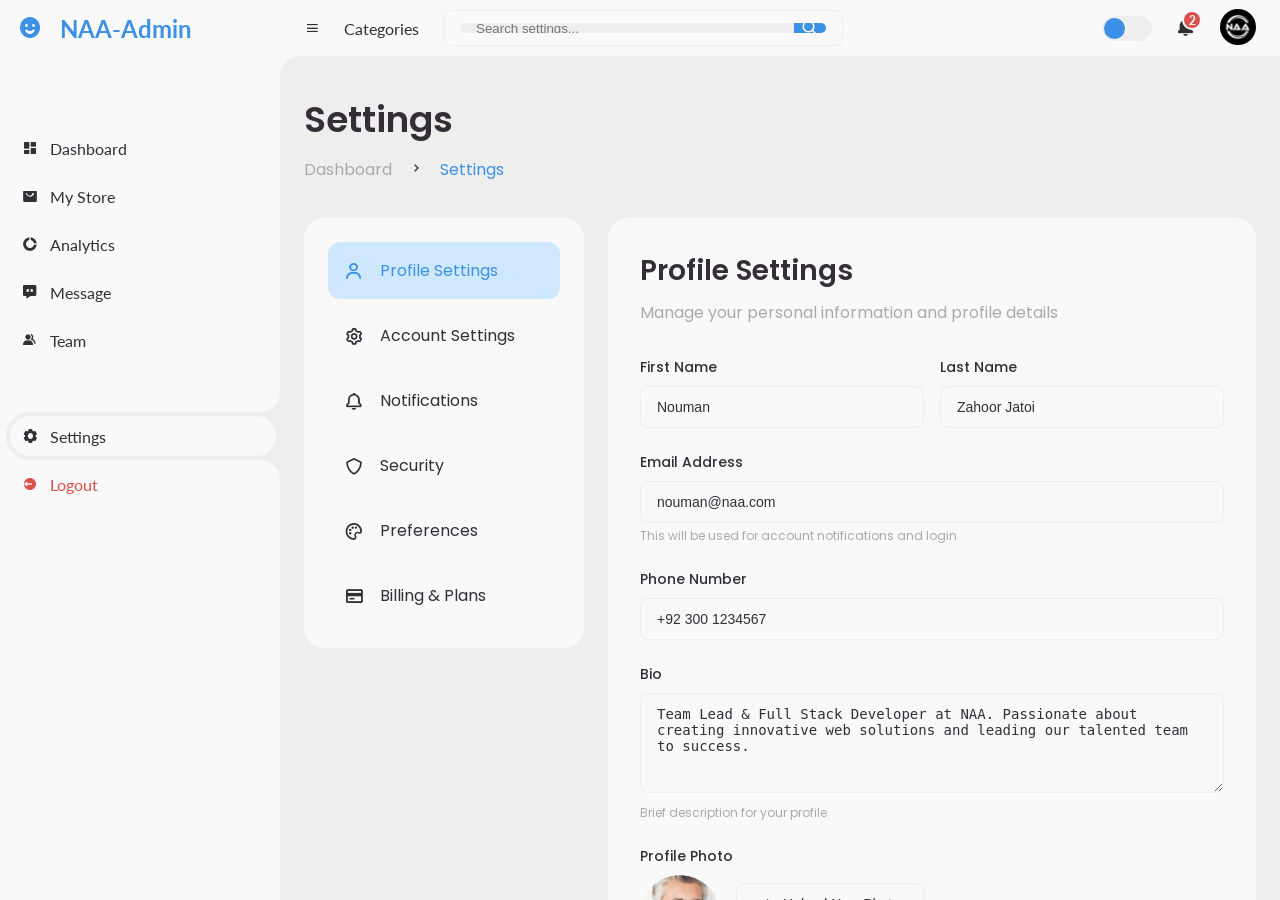
<file: setting dashboard.html>
<!DOCTYPE html>
<html lang="en">
<head>
    <meta charset="UTF-8">
    <meta name="viewport" content="width=device-width, initial-scale=1.0">
    <link href='https://unpkg.com/boxicons@2.0.9/css/boxicons.min.css' rel='stylesheet'>
    <title>Settings - NAA-Admin</title>
    <style>
        @import url('https://fonts.googleapis.com/css2?family=Lato:wght@400;700&family=Poppins:wght@400;500;600;700&display=swap');

        * {
            margin: 0;
            padding: 0;
            box-sizing: border-box;
        }
        
        a {
            text-decoration: none;
        }
        
        li {
            list-style: none;
        }
        
        :root {
            --poppins: 'Poppins', sans-serif;
            --lato: 'Lato', sans-serif;
        
            --light: #F9F9F9;
            --blue: #3C91E6;
            --light-blue: #CFE8FF;
            --grey: #eee;
            --dark-grey: #AAAAAA;
            --dark: #342E37;
            --red: #DB504A;
            --yellow: #FFCE26;
            --light-yellow: #FFF2C6;
            --orange: #FD7238;
            --light-orange: #FFE0D3;
        }
        
        html {
            overflow-x: hidden;
        }
        
        body.dark {
            --light: #0C0C1E;
            --grey: #060714;
            --dark: #FBFBFB;
        }
        
        body {
            background: var(--grey);
            overflow-x: hidden;
        }
        
        /* SIDEBAR */
        #sidebar {
            position: fixed;
            top: 0;
            left: 0;
            width: 280px;
            height: 100%;
            background: var(--light);
            z-index: 2000;
            font-family: var(--lato);
            transition: .3s ease;
            overflow-x: hidden;
            scrollbar-width: none;
        }
        #sidebar::--webkit-scrollbar {
            display: none;
        }
        #sidebar.hide {
            width: 60px;
        }
        #sidebar .brand {
            font-size: 24px;
            font-weight: 700;
            height: 56px;
            display: flex;
            align-items: center;
            color: var(--blue);
            position: sticky;
            top: 0;
            left: 0;
            background: var(--light);
            z-index: 500;
            padding-bottom: 20px;
            box-sizing: content-box;
        }
        #sidebar .brand .bx {
            min-width: 60px;
            display: flex;
            justify-content: center;
        }
        #sidebar .side-menu {
            width: 100%;
            margin-top: 48px;
        }
        #sidebar .side-menu li {
            height: 48px;
            background: transparent;
            margin-left: 6px;
            border-radius: 48px 0 0 48px;
            padding: 4px;
        }
        #sidebar .side-menu li.active {
            background: var(--grey);
            position: relative;
        }
        #sidebar .side-menu li.active::before {
            content: '';
            position: absolute;
            width: 40px;
            height: 40px;
            border-radius: 50%;
            top: -40px;
            right: 0;
            box-shadow: 20px 20px 0 var(--grey);
            z-index: -1;
        }
        #sidebar .side-menu li.active::after {
            content: '';
            position: absolute;
            width: 40px;
            height: 40px;
            border-radius: 50%;
            bottom: -40px;
            right: 0;
            box-shadow: 20px -20px 0 var(--grey);
            z-index: -1;
        }
        #sidebar .side-menu li a {
            width: 100%;
            height: 100%;
            background: var(--light);
            display: flex;
            align-items: center;
            border-radius: 48px;
            font-size: 16px;
            color: var(--dark);
            white-space: nowrap;
            overflow-x: hidden;
        }
        #sidebar .side-menu.top li.active a {
            color: var(--blue);
        }
        #sidebar.hide .side-menu li a {
            width: calc(48px - (4px * 2));
            transition: width .3s ease;
        }
        #sidebar .side-menu li a.logout {
            color: var(--red);
        }
        #sidebar .side-menu.top li a:hover {
            color: var(--blue);
        }
        #sidebar .side-menu li a .bx {
            min-width: calc(60px  - ((4px + 6px) * 2));
            display: flex;
            justify-content: center;
        }
        /* SIDEBAR */
        
        /* CONTENT */
        #content {
            position: relative;
            width: calc(100% - 280px);
            left: 280px;
            transition: .3s ease;
        }
        #sidebar.hide ~ #content {
            width: calc(100% - 60px);
            left: 60px;
        }
        
        /* NAVBAR */
        #content nav {
            height: 56px;
            background: var(--light);
            padding: 0 24px;
            display: flex;
            align-items: center;
            grid-gap: 24px;
            font-family: var(--lato);
            position: sticky;
            top: 0;
            left: 0;
            z-index: 1000;
        }
        #content nav::before {
            content: '';
            position: absolute;
            width: 40px;
            height: 40px;
            bottom: -40px;
            left: 0;
            border-radius: 50%;
            box-shadow: -20px -20px 0 var(--light);
        }
        #content nav a {
            color: var(--dark);
        }
        #content nav .bx.bx-menu {
            cursor: pointer;
            color: var(--dark);
        }
        #content nav .nav-link {
            font-size: 16px;
            transition: .3s ease;
        }
        #content nav .nav-link:hover {
            color: var(--blue);
        }
        #content nav form {
            max-width: 400px;
            width: 100%;
            margin-right: auto;
        }
        #content nav form .form-input {
            display: flex;
            align-items: center;
            height: 36px;
        }
        #content nav form .form-input input {
            flex-grow: 1;
            padding: 0 16px;
            height: 100%;
            border: none;
            background: var(--grey);
            border-radius: 36px 0 0 36px;
            outline: none;
            width: 100%;
            color: var(--dark);
        }
        #content nav form .form-input button {
            width: 36px;
            height: 100%;
            display: flex;
            justify-content: center;
            align-items: center;
            background: var(--blue);
            color: var(--light);
            font-size: 18px;
            border: none;
            outline: none;
            border-radius: 0 36px 36px 0;
            cursor: pointer;
        }
        #content nav .notification {
            font-size: 20px;
            position: relative;
        }
        #content nav .notification .num {
            position: absolute;
            top: -6px;
            right: -6px;
            width: 20px;
            height: 20px;
            border-radius: 50%;
            border: 2px solid var(--light);
            background: var(--red);
            color: var(--light);
            font-weight: 700;
            font-size: 12px;
            display: flex;
            justify-content: center;
            align-items: center;
        }
        #content nav .profile img {
            width: 36px;
            height: 36px;
            object-fit: cover;
            border-radius: 50%;
        }
        #content nav .switch-mode {
            display: block;
            min-width: 50px;
            height: 25px;
            border-radius: 25px;
            background: var(--grey);
            cursor: pointer;
            position: relative;
        }
        #content nav .switch-mode::before {
            content: '';
            position: absolute;
            top: 2px;
            left: 2px;
            bottom: 2px;
            width: calc(25px - 4px);
            background: var(--blue);
            border-radius: 50%;
            transition: all .3s ease;
        }
        #content nav #switch-mode:checked + .switch-mode::before {
            left: calc(100% - (25px - 4px) - 2px);
        }
        /* NAVBAR */
        
        /* MAIN */
        #content main {
            width: 100%;
            padding: 36px 24px;
            font-family: var(--poppins);
            max-height: calc(100vh - 56px);
            overflow-y: auto;
        }
        #content main .head-title {
            display: flex;
            align-items: center;
            justify-content: space-between;
            grid-gap: 16px;
            flex-wrap: wrap;
        }
        #content main .head-title .left h1 {
            font-size: 36px;
            font-weight: 600;
            margin-bottom: 10px;
            color: var(--dark);
        }
        #content main .head-title .left .breadcrumb {
            display: flex;
            align-items: center;
            grid-gap: 16px;
        }
        #content main .head-title .left .breadcrumb li {
            color: var(--dark);
        }
        #content main .head-title .left .breadcrumb li a {
            color: var(--dark-grey);
            pointer-events: none;
        }
        #content main .head-title .left .breadcrumb li a.active {
            color: var(--blue);
            pointer-events: unset;
        }
        
        /* Settings Layout */
        .settings-container {
            display: grid;
            grid-template-columns: 280px 1fr;
            gap: 24px;
            margin-top: 36px;
        }
        
        @media screen and (max-width: 1024px) {
            .settings-container {
                grid-template-columns: 1fr;
            }
            
            .settings-sidebar {
                display: none;
            }
            
            .mobile-settings-nav {
                display: block;
            }
        }
        
        /* Settings Sidebar */
        .settings-sidebar {
            background: var(--light);
            border-radius: 20px;
            padding: 24px;
            height: fit-content;
            position: sticky;
            top: 100px;
        }
        
        .settings-nav {
            display: flex;
            flex-direction: column;
            gap: 8px;
        }
        
        .settings-nav-item {
            padding: 16px;
            border-radius: 12px;
            cursor: pointer;
            transition: all 0.3s ease;
            display: flex;
            align-items: center;
            gap: 12px;
            color: var(--dark);
        }
        
        .settings-nav-item:hover {
            background: var(--grey);
        }
        
        .settings-nav-item.active {
            background: var(--light-blue);
            color: var(--blue);
        }
        
        .settings-nav-item i {
            font-size: 20px;
            width: 24px;
        }
        
        .mobile-settings-nav {
            display: none;
            margin-bottom: 24px;
        }
        
        .mobile-settings-select {
            width: 100%;
            padding: 12px 16px;
            border-radius: 12px;
            border: 1px solid var(--grey);
            background: var(--light);
            color: var(--dark);
            font-size: 16px;
            outline: none;
        }
        
        /* Settings Content */
        .settings-content {
            background: var(--light);
            border-radius: 20px;
            padding: 32px;
        }
        
        .settings-section {
            display: none;
        }
        
        .settings-section.active {
            display: block;
        }
        
        .section-header {
            margin-bottom: 32px;
        }
        
        .section-header h2 {
            color: var(--dark);
            font-size: 28px;
            font-weight: 600;
            margin-bottom: 8px;
        }
        
        .section-header p {
            color: var(--dark-grey);
            font-size: 16px;
        }
        
        /* Form Styles */
        .form-group {
            margin-bottom: 24px;
        }
        
        .form-row {
            display: grid;
            grid-template-columns: 1fr 1fr;
            gap: 16px;
        }
        
        @media screen and (max-width: 768px) {
            .form-row {
                grid-template-columns: 1fr;
            }
        }
        
        .form-label {
            display: block;
            color: var(--dark);
            font-weight: 500;
            margin-bottom: 8px;
            font-size: 14px;
        }
        
        .form-input, .form-select, .form-textarea {
            width: 100%;
            padding: 12px 16px;
            border: 1px solid var(--grey);
            border-radius: 8px;
            background: var(--light);
            color: var(--dark);
            font-size: 14px;
            outline: none;
            transition: border-color 0.3s ease;
        }
        
        .form-input:focus, .form-select:focus, .form-textarea:focus {
            border-color: var(--blue);
        }
        
        .form-textarea {
            resize: vertical;
            min-height: 100px;
        }
        
        .form-hint {
            color: var(--dark-grey);
            font-size: 12px;
            margin-top: 4px;
        }
        
        /* Switch Toggle */
        .switch {
            position: relative;
            display: inline-block;
            width: 50px;
            height: 24px;
        }
        
        .switch input {
            opacity: 0;
            width: 0;
            height: 0;
        }
        
        .slider {
            position: absolute;
            cursor: pointer;
            top: 0;
            left: 0;
            right: 0;
            bottom: 0;
            background-color: var(--grey);
            transition: .4s;
            border-radius: 24px;
        }
        
        .slider:before {
            position: absolute;
            content: "";
            height: 16px;
            width: 16px;
            left: 4px;
            bottom: 4px;
            background-color: var(--light);
            transition: .4s;
            border-radius: 50%;
        }
        
        input:checked + .slider {
            background-color: var(--blue);
        }
        
        input:checked + .slider:before {
            transform: translateX(26px);
        }
        
        /* Checkbox and Radio */
        .checkbox-group, .radio-group {
            display: flex;
            flex-direction: column;
            gap: 12px;
        }
        
        .checkbox-item, .radio-item {
            display: flex;
            align-items: center;
            gap: 8px;
        }
        
        .checkbox-item input, .radio-item input {
            width: 16px;
            height: 16px;
        }
        
        .checkbox-item label, .radio-item label {
            color: var(--dark);
            font-size: 14px;
        }
        
        /* Settings Cards */
        .settings-cards {
            display: grid;
            grid-template-columns: repeat(auto-fit, minmax(300px, 1fr));
            gap: 24px;
            margin-top: 24px;
        }
        
        .settings-card {
            background: var(--grey);
            border-radius: 12px;
            padding: 24px;
            transition: transform 0.3s ease;
        }
        
        .settings-card:hover {
            transform: translateY(-2px);
        }
        
        .settings-card h4 {
            color: var(--dark);
            font-size: 18px;
            font-weight: 600;
            margin-bottom: 8px;
        }
        
        .settings-card p {
            color: var(--dark-grey);
            font-size: 14px;
            margin-bottom: 16px;
        }
        
        /* Danger Zone */
        .danger-zone {
            border: 2px solid var(--red);
            border-radius: 12px;
            padding: 24px;
            margin-top: 32px;
        }
        
        .danger-zone h3 {
            color: var(--red);
            font-size: 20px;
            font-weight: 600;
            margin-bottom: 16px;
            display: flex;
            align-items: center;
            gap: 8px;
        }
        
        .danger-zone p {
            color: var(--dark-grey);
            font-size: 14px;
            margin-bottom: 16px;
        }
        
        .btn {
            padding: 12px 24px;
            border-radius: 8px;
            border: none;
            font-size: 14px;
            font-weight: 500;
            cursor: pointer;
            transition: all 0.3s ease;
            display: inline-flex;
            align-items: center;
            gap: 8px;
        }
        
        .btn-primary {
            background: var(--blue);
            color: var(--light);
        }
        
        .btn-primary:hover {
            background: #2B7DCC;
        }
        
        .btn-danger {
            background: var(--red);
            color: var(--light);
        }
        
        .btn-danger:hover {
            background: #C9433D;
        }
        
        .btn-outline {
            background: transparent;
            border: 1px solid var(--grey);
            color: var(--dark);
        }
        
        .btn-outline:hover {
            background: var(--grey);
        }
        
        .form-actions {
            display: flex;
            gap: 12px;
            margin-top: 32px;
            padding-top: 24px;
            border-top: 1px solid var(--grey);
        }
        
        /* Responsive Design */
        @media screen and (max-width: 768px) {
            #sidebar {
                width: 200px;
            }
        
            #content {
                width: calc(100% - 60px);
                left: 200px;
            }
        
            #content nav .nav-link {
                display: none;
            }
            
            .settings-content {
                padding: 24px;
            }
        }
        
        @media screen and (max-width: 576px) {
            #content nav form .form-input input {
                display: none;
            }
        
            #content nav form .form-input button {
                width: auto;
                height: auto;
                background: transparent;
                border-radius: none;
                color: var(--dark);
            }
        
            #content nav form.show .form-input input {
                display: block;
                width: 100%;
            }
            #content nav form.show .form-input button {
                width: 36px;
                height: 100%;
                border-radius: 0 36px 36px 0;
                color: var(--light);
                background: var(--red);
            }
        
            #content nav form.show ~ .notification,
            #content nav form.show ~ .profile {
                display: none;
            }
            
            .settings-cards {
                grid-template-columns: 1fr;
            }
            
            .form-actions {
                flex-direction: column;
            }
        }
    </style>
</head>
<body>
    <!-- SIDEBAR -->
    <section id="sidebar">
        <a href="#" class="brand">
            <i class='bx bxs-smile'></i>
            <span class="text">NAA-Admin</span>
        </a>
        <ul class="side-menu top">
            <li>
                <a href="dashboard.html">
                    <i class='bx bxs-dashboard' ></i>
                    <span class="text">Dashboard</span>
                </a>
            </li>
            <li>
                <a href="my store dasboard.html">
                    <i class='bx bxs-shopping-bag-alt' ></i>
                    <span class="text">My Store</span>
                </a>
            </li>
            <li>
                <a href="analytics dashboard.html">
                    <i class='bx bxs-doughnut-chart' ></i>
                    <span class="text">Analytics</span>
                </a>
            </li>
            <li>
                <a href="message dashboard.html">
                    <i class='bx bxs-message-dots' ></i>
                    <span class="text">Message</span>
                </a>
            </li>
            <li>
                <a href="team dashboard.html">
                    <i class='bx bxs-group' ></i>
                    <span class="text">Team</span>
                </a>
            </li>
        </ul>
        <ul class="side-menu">
            <li class="active">
                <a href="#">
                    <i class='bx bxs-cog' ></i>
                    <span class="text">Settings</span>
                </a>
            </li>
            <li>
                <a href="#" class="logout">
                    <i class='bx bxs-log-out-circle' ></i>
                    <span class="text">Logout</span>
                </a>
            </li>
        </ul>
    </section>
    <!-- SIDEBAR -->

    <!-- CONTENT -->
    <section id="content">
        <!-- NAVBAR -->
        <nav>
            <i class='bx bx-menu' ></i>
            <a href="#" class="nav-link">Categories</a>
            <form action="#">
                <div class="form-input">
                    <input type="search" placeholder="Search settings...">
                    <button type="submit" class="search-btn"><i class='bx bx-search' ></i></button>
                </div>
            </form>
            <input type="checkbox" id="switch-mode" hidden>
            <label for="switch-mode" class="switch-mode"></label>
            <a href="#" class="notification">
                <i class='bx bxs-bell' ></i>
                <span class="num">2</span>
            </a>
            <a href="#" class="profile">
                <img src="img/logo1.png">
            </a>
        </nav>
        <!-- NAVBAR -->

        <!-- MAIN -->
        <main>
            <div class="head-title">
                <div class="left">
                    <h1>Settings</h1>
                    <ul class="breadcrumb">
                        <li>
                            <a href="dashboard.html">Dashboard</a>
                        </li>
                        <li><i class='bx bx-chevron-right' ></i></li>
                        <li>
                            <a class="active" href="#">Settings</a>
                        </li>
                    </ul>
                </div>
            </div>

            <div class="mobile-settings-nav">
                <select class="mobile-settings-select" id="mobileSettingsNav">
                    <option value="profile">Profile Settings</option>
                    <option value="account">Account Settings</option>
                    <option value="notifications">Notifications</option>
                    <option value="security">Security</option>
                    <option value="preferences">Preferences</option>
                    <option value="billing">Billing & Plans</option>
                </select>
            </div>

            <div class="settings-container">
                <!-- Settings Sidebar -->
                <div class="settings-sidebar">
                    <div class="settings-nav">
                        <div class="settings-nav-item active" data-section="profile">
                            <i class='bx bx-user'></i>
                            <span>Profile Settings</span>
                        </div>
                        <div class="settings-nav-item" data-section="account">
                            <i class='bx bx-cog'></i>
                            <span>Account Settings</span>
                        </div>
                        <div class="settings-nav-item" data-section="notifications">
                            <i class='bx bx-bell'></i>
                            <span>Notifications</span>
                        </div>
                        <div class="settings-nav-item" data-section="security">
                            <i class='bx bx-shield'></i>
                            <span>Security</span>
                        </div>
                        <div class="settings-nav-item" data-section="preferences">
                            <i class='bx bx-palette'></i>
                            <span>Preferences</span>
                        </div>
                        <div class="settings-nav-item" data-section="billing">
                            <i class='bx bx-credit-card'></i>
                            <span>Billing & Plans</span>
                        </div>
                    </div>
                </div>

                <!-- Settings Content -->
                <div class="settings-content">
                    <!-- Profile Settings -->
                    <div class="settings-section active" id="profile">
                        <div class="section-header">
                            <h2>Profile Settings</h2>
                            <p>Manage your personal information and profile details</p>
                        </div>

                        <div class="form-group">
                            <div class="form-row">
                                <div>
                                    <label class="form-label">First Name</label>
                                    <input type="text" class="form-input" value="Nouman" placeholder="Enter your first name">
                                </div>
                                <div>
                                    <label class="form-label">Last Name</label>
                                    <input type="text" class="form-input" value="Zahoor Jatoi" placeholder="Enter your last name">
                                </div>
                            </div>
                        </div>

                        <div class="form-group">
                            <label class="form-label">Email Address</label>
                            <input type="email" class="form-input" value="nouman@naa.com" placeholder="Enter your email address">
                            <div class="form-hint">This will be used for account notifications and login</div>
                        </div>

                        <div class="form-group">
                            <label class="form-label">Phone Number</label>
                            <input type="tel" class="form-input" value="+92 300 1234567" placeholder="Enter your phone number">
                        </div>

                        <div class="form-group">
                            <label class="form-label">Bio</label>
                            <textarea class="form-textarea" placeholder="Tell us about yourself">Team Lead & Full Stack Developer at NAA. Passionate about creating innovative web solutions and leading our talented team to success.</textarea>
                            <div class="form-hint">Brief description for your profile</div>
                        </div>

                        <div class="form-group">
                            <label class="form-label">Profile Photo</label>
                            <div style="display: flex; align-items: center; gap: 16px;">
                                <img src="img/people/1.png" alt="Profile" style="width: 80px; height: 80px; border-radius: 50%; object-fit: cover;">
                                <div>
                                    <button class="btn btn-outline" onclick="showNotification('Photo upload feature coming soon')">
                                        <i class='bx bx-upload'></i>
                                        Upload New Photo
                                    </button>
                                    <div class="form-hint">JPG, PNG or GIF, max 2MB</div>
                                </div>
                            </div>
                        </div>

                        <div class="form-actions">
                            <button class="btn btn-primary" onclick="showNotification('Profile updated successfully')">
                                <i class='bx bx-save'></i>
                                Save Changes
                            </button>
                            <button class="btn btn-outline" onclick="resetForm('profile')">
                                <i class='bx bx-reset'></i>
                                Reset
                            </button>
                        </div>
                    </div>

                    <!-- Account Settings -->
                    <div class="settings-section" id="account">
                        <div class="section-header">
                            <h2>Account Settings</h2>
                            <p>Manage your account preferences and settings</p>
                        </div>

                        <div class="form-group">
                            <label class="form-label">Username</label>
                            <input type="text" class="form-input" value="noumanjatoi" placeholder="Enter your username">
                            <div class="form-hint">This will be your public display name</div>
                        </div>

                        <div class="form-group">
                            <label class="form-label">Language</label>
                            <select class="form-select">
                                <option>English</option>
                                <option>Urdu</option>
                                <option>Arabic</option>
                                <option>Spanish</option>
                            </select>
                        </div>

                        <div class="form-group">
                            <label class="form-label">Time Zone</label>
                            <select class="form-select">
                                <option>Pakistan Standard Time (UTC+5)</option>
                                <option>GMT (UTC+0)</option>
                                <option>EST (UTC-5)</option>
                                <option>PST (UTC-8)</option>
                            </select>
                        </div>

                        <div class="form-group">
                            <label class="form-label">Date Format</label>
                            <select class="form-select">
                                <option>DD/MM/YYYY</option>
                                <option>MM/DD/YYYY</option>
                                <option>YYYY-MM-DD</option>
                            </select>
                        </div>

                        <div class="form-actions">
                            <button class="btn btn-primary" onclick="showNotification('Account settings updated')">
                                <i class='bx bx-save'></i>
                                Save Changes
                            </button>
                        </div>
                    </div>

                    <!-- Notifications -->
                    <div class="settings-section" id="notifications">
                        <div class="section-header">
                            <h2>Notification Settings</h2>
                            <p>Choose how and when you want to be notified</p>
                        </div>

                        <div class="form-group">
                            <label style="display: flex; justify-content: between; align-items: center;">
                                <span class="form-label">Email Notifications</span>
                                <label class="switch">
                                    <input type="checkbox" checked>
                                    <span class="slider"></span>
                                </label>
                            </label>
                            <div class="form-hint">Receive notifications via email</div>
                        </div>

                        <div class="form-group">
                            <label style="display: flex; justify-content: between; align-items: center;">
                                <span class="form-label">Push Notifications</span>
                                <label class="switch">
                                    <input type="checkbox" checked>
                                    <span class="slider"></span>
                                </label>
                            </label>
                            <div class="form-hint">Receive push notifications in your browser</div>
                        </div>

                        <div class="form-group">
                            <label style="display: flex; justify-content: between; align-items: center;">
                                <span class="form-label">SMS Notifications</span>
                                <label class="switch">
                                    <input type="checkbox">
                                    <span class="slider"></span>
                                </label>
                            </label>
                            <div class="form-hint">Receive notifications via SMS</div>
                        </div>

                        <div class="form-group">
                            <label class="form-label">Notification Types</label>
                            <div class="checkbox-group">
                                <div class="checkbox-item">
                                    <input type="checkbox" id="notif1" checked>
                                    <label for="notif1">New orders and sales</label>
                                </div>
                                <div class="checkbox-item">
                                    <input type="checkbox" id="notif2" checked>
                                    <label for="notif2">Customer messages</label>
                                </div>
                                <div class="checkbox-item">
                                    <input type="checkbox" id="notif3">
                                    <label for="notif3">Product reviews</label>
                                </div>
                                <div class="checkbox-item">
                                    <input type="checkbox" id="notif4" checked>
                                    <label for="notif4">System updates</label>
                                </div>
                            </div>
                        </div>

                        <div class="form-actions">
                            <button class="btn btn-primary" onclick="showNotification('Notification preferences saved')">
                                <i class='bx bx-save'></i>
                                Save Preferences
                            </button>
                        </div>
                    </div>

                    <!-- Security -->
                    <div class="settings-section" id="security">
                        <div class="section-header">
                            <h2>Security Settings</h2>
                            <p>Manage your account security and privacy</p>
                        </div>

                        <div class="form-group">
                            <label class="form-label">Current Password</label>
                            <input type="password" class="form-input" placeholder="Enter current password">
                        </div>

                        <div class="form-group">
                            <label class="form-label">New Password</label>
                            <input type="password" class="form-input" placeholder="Enter new password">
                            <div class="form-hint">Minimum 8 characters with letters and numbers</div>
                        </div>

                        <div class="form-group">
                            <label class="form-label">Confirm New Password</label>
                            <input type="password" class="form-input" placeholder="Confirm new password">
                        </div>

                        <div class="form-group">
                            <label style="display: flex; justify-content: between; align-items: center;">
                                <span class="form-label">Two-Factor Authentication</span>
                                <label class="switch">
                                    <input type="checkbox">
                                    <span class="slider"></span>
                                </label>
                            </label>
                            <div class="form-hint">Add an extra layer of security to your account</div>
                        </div>

                        <div class="form-group">
                            <label style="display: flex; justify-content: between; align-items: center;">
                                <span class="form-label">Login Alerts</span>
                                <label class="switch">
                                    <input type="checkbox" checked>
                                    <span class="slider"></span>
                                </label>
                            </label>
                            <div class="form-hint">Get notified of new sign-ins from unknown devices</div>
                        </div>

                        <div class="form-actions">
                            <button class="btn btn-primary" onclick="showNotification('Security settings updated')">
                                <i class='bx bx-save'></i>
                                Update Security
                            </button>
                        </div>

                        <div class="danger-zone">
                            <h3><i class='bx bx-error'></i> Danger Zone</h3>
                            <p>Once you delete your account, there is no going back. Please be certain.</p>
                            <button class="btn btn-danger" onclick="showNotification('Account deletion feature coming soon')">
                                <i class='bx bx-trash'></i>
                                Delete Account
                            </button>
                        </div>
                    </div>

                    <!-- Preferences -->
                    <div class="settings-section" id="preferences">
                        <div class="section-header">
                            <h2>Preferences</h2>
                            <p>Customize your dashboard experience</p>
                        </div>

                        <div class="form-group">
                            <label class="form-label">Theme</label>
                            <div class="radio-group">
                                <div class="radio-item">
                                    <input type="radio" id="theme-light" name="theme" checked>
                                    <label for="theme-light">Light Mode</label>
                                </div>
                                <div class="radio-item">
                                    <input type="radio" id="theme-dark" name="theme">
                                    <label for="theme-dark">Dark Mode</label>
                                </div>
                                <div class="radio-item">
                                    <input type="radio" id="theme-auto" name="theme">
                                    <label for="theme-auto">Auto (System Preference)</label>
                                </div>
                            </div>
                        </div>

                        <div class="form-group">
                            <label class="form-label">Sidebar Style</label>
                            <select class="form-select">
                                <option>Expanded</option>
                                <option>Collapsed</option>
                                <option>Auto Hide</option>
                            </select>
                        </div>

                        <div class="form-group">
                            <label class="form-label">Dashboard Density</label>
                            <select class="form-select">
                                <option>Comfortable</option>
                                <option>Compact</option>
                                <option>Spacious</option>
                            </select>
                        </div>

                        <div class="form-group">
                            <label style="display: flex; justify-content: between; align-items: center;">
                                <span class="form-label">Auto-save Forms</span>
                                <label class="switch">
                                    <input type="checkbox" checked>
                                    <span class="slider"></span>
                                </label>
                            </label>
                            <div class="form-hint">Automatically save form data as you type</div>
                        </div>

                        <div class="form-actions">
                            <button class="btn btn-primary" onclick="showNotification('Preferences saved successfully')">
                                <i class='bx bx-save'></i>
                                Save Preferences
                            </button>
                        </div>
                    </div>

                    <!-- Billing & Plans -->
                    <div class="settings-section" id="billing">
                        <div class="section-header">
                            <h2>Billing & Plans</h2>
                            <p>Manage your subscription and billing information</p>
                        </div>

                        <div class="settings-cards">
                            <div class="settings-card">
                                <h4>Current Plan</h4>
                                <p>Pro Plan - $29/month</p>
                                <button class="btn btn-outline" onclick="showNotification('Plan change feature coming soon')">
                                    Change Plan
                                </button>
                            </div>
                            <div class="settings-card">
                                <h4>Billing Cycle</h4>
                                <p>Monthly - Next billing: Dec 29, 2024</p>
                                <button class="btn btn-outline" onclick="showNotification('Billing cycle change feature coming soon')">
                                    Change Cycle
                                </button>
                            </div>
                            <div class="settings-card">
                                <h4>Payment Method</h4>
                                <p>Visa ending in 4242</p>
                                <button class="btn btn-outline" onclick="showNotification('Payment method update feature coming soon')">
                                    Update Payment
                                </button>
                            </div>
                        </div>

                        <div class="form-group">
                            <label class="form-label">Billing Address</label>
                            <input type="text" class="form-input" placeholder="Street Address">
                        </div>

                        <div class="form-group">
                            <div class="form-row">
                                <div>
                                    <label class="form-label">City</label>
                                    <input type="text" class="form-input" placeholder="City">
                                </div>
                                <div>
                                    <label class="form-label">ZIP Code</label>
                                    <input type="text" class="form-input" placeholder="ZIP Code">
                                </div>
                            </div>
                        </div>

                        <div class="form-actions">
                            <button class="btn btn-primary" onclick="showNotification('Billing information updated')">
                                <i class='bx bx-save'></i>
                                Update Billing
                            </button>
                        </div>
                    </div>
                </div>
            </div>
        </main>
        <!-- MAIN -->
    </section>
    <!-- CONTENT -->
    
    <script>
        // Initialize the settings page
        document.addEventListener('DOMContentLoaded', function() {
            setupEventListeners();
        });

        // Setup event listeners
        function setupEventListeners() {
            // Settings navigation
            const navItems = document.querySelectorAll('.settings-nav-item');
            navItems.forEach(item => {
                item.addEventListener('click', function() {
                    // Remove active class from all items
                    navItems.forEach(i => i.classList.remove('active'));
                    // Add active class to clicked item
                    this.classList.add('active');
                    
                    const sectionId = this.getAttribute('data-section');
                    showSection(sectionId);
                    
                    // Update mobile select
                    document.getElementById('mobileSettingsNav').value = sectionId;
                });
            });

            // Mobile settings navigation
            const mobileNav = document.getElementById('mobileSettingsNav');
            mobileNav.addEventListener('change', function() {
                showSection(this.value);
                
                // Update sidebar active item
                navItems.forEach(item => {
                    item.classList.remove('active');
                    if (item.getAttribute('data-section') === this.value) {
                        item.classList.add('active');
                    }
                });
            });

            // Settings search
            const settingsSearch = document.querySelector('#content nav form .form-input input');
            settingsSearch.addEventListener('input', function(e) {
                const searchTerm = e.target.value.toLowerCase();
                const sections = document.querySelectorAll('.settings-section');
                
                sections.forEach(section => {
                    const sectionText = section.textContent.toLowerCase();
                    if (sectionText.includes(searchTerm)) {
                        section.style.display = 'block';
                        // Show the section if it matches search
                        if (!section.classList.contains('active')) {
                            showSection(section.id);
                        }
                    }
                });
            });

            // Theme radio buttons
            const themeRadios = document.querySelectorAll('input[name="theme"]');
            themeRadios.forEach(radio => {
                radio.addEventListener('change', function() {
                    if (this.id === 'theme-dark') {
                        document.body.classList.add('dark');
                        document.getElementById('switch-mode').checked = true;
                    } else if (this.id === 'theme-light') {
                        document.body.classList.remove('dark');
                        document.getElementById('switch-mode').checked = false;
                    } else if (this.id === 'theme-auto') {
                        // Auto theme based on system preference
                        if (window.matchMedia && window.matchMedia('(prefers-color-scheme: dark)').matches) {
                            document.body.classList.add('dark');
                            document.getElementById('switch-mode').checked = true;
                        } else {
                            document.body.classList.remove('dark');
                            document.getElementById('switch-mode').checked = false;
                        }
                    }
                    showNotification('Theme preference saved');
                });
            });
        }

        // Show specific settings section
        function showSection(sectionId) {
            // Hide all sections
            const sections = document.querySelectorAll('.settings-section');
            sections.forEach(section => {
                section.classList.remove('active');
            });
            
            // Show selected section
            const activeSection = document.getElementById(sectionId);
            if (activeSection) {
                activeSection.classList.add('active');
            }
        }

        // Reset form
        function resetForm(sectionId) {
            const form = document.getElementById(sectionId);
            const inputs = form.querySelectorAll('input, textarea, select');
            inputs.forEach(input => {
                if (input.type === 'checkbox' || input.type === 'radio') {
                    // Don't reset checkboxes and radios
                    return;
                }
                input.value = '';
            });
            showNotification('Form reset');
        }

        // Show notification
        function showNotification(message) {
            // Create notification element
            const notification = document.createElement('div');
            notification.className = 'notification';
            notification.textContent = message;
            notification.style.cssText = `
                position: fixed;
                top: 20px;
                right: 20px;
                background: var(--blue);
                color: white;
                padding: 1rem 1.5rem;
                border-radius: 20px;
                box-shadow: 0 4px 6px rgba(0, 0, 0, 0.1);
                z-index: 10000;
                transform: translateX(100%);
                transition: transform 0.3s ease;
            `;
            
            document.body.appendChild(notification);
            
            // Animate in
            setTimeout(() => {
                notification.style.transform = 'translateX(0)';
            }, 100);
            
            // Remove after 3 seconds
            setTimeout(() => {
                notification.style.transform = 'translateX(100%)';
                setTimeout(() => {
                    document.body.removeChild(notification);
                }, 300);
            }, 3000);
        }

        // Original sidebar functionality
        const allSideMenu = document.querySelectorAll('#sidebar .side-menu.top li a');

        allSideMenu.forEach(item=> {
            const li = item.parentElement;
        
            item.addEventListener('click', function () {
                allSideMenu.forEach(i=> {
                    i.parentElement.classList.remove('active');
                })
                li.classList.add('active');
            })
        });
        
        // TOGGLE SIDEBAR
        const menuBar = document.querySelector('#content nav .bx.bx-menu');
        const sidebar = document.getElementById('sidebar');
        
        menuBar.addEventListener('click', function () {
            sidebar.classList.toggle('hide');
        })
        
        const searchButton = document.querySelector('#content nav form .form-input button');
        const searchButtonIcon = document.querySelector('#content nav form .form-input button .bx');
        const searchForm = document.querySelector('#content nav form');
        
        searchButton.addEventListener('click', function (e) {
            if(window.innerWidth < 576) {
                e.preventDefault();
                searchForm.classList.toggle('show');
                if(searchForm.classList.contains('show')) {
                    searchButtonIcon.classList.replace('bx-search', 'bx-x');
                } else {
                    searchButtonIcon.classList.replace('bx-x', 'bx-search');
                }
            }
        })
        
        if(window.innerWidth < 768) {
            sidebar.classList.add('hide');
        } else if(window.innerWidth > 576) {
            searchButtonIcon.classList.replace('bx-x', 'bx-search');
            searchForm.classList.remove('show');
        }
        
        window.addEventListener('resize', function () {
            if(this.innerWidth > 576) {
                searchButtonIcon.classList.replace('bx-x', 'bx-search');
                searchForm.classList.remove('show');
            }
        })
        
        const switchMode = document.getElementById('switch-mode');
        
        switchMode.addEventListener('change', function () {
            if(this.checked) {
                document.body.classList.add('dark');
                document.getElementById('theme-dark').checked = true;
            } else {
                document.body.classList.remove('dark');
                document.getElementById('theme-light').checked = true;
            }
        })
        
        // Logout functionality
        const logoutLinks = document.querySelectorAll('a.logout');

        logoutLinks.forEach(link => {
            link.addEventListener('click', function(e) {
                e.preventDefault();
                
                // In a real app, you would clear user session data
                localStorage.removeItem('currentUser');
                
                // Redirect to login page
                window.location.href = 'login.html';
            });
        });
    </script>
</body>
</html>
</file>
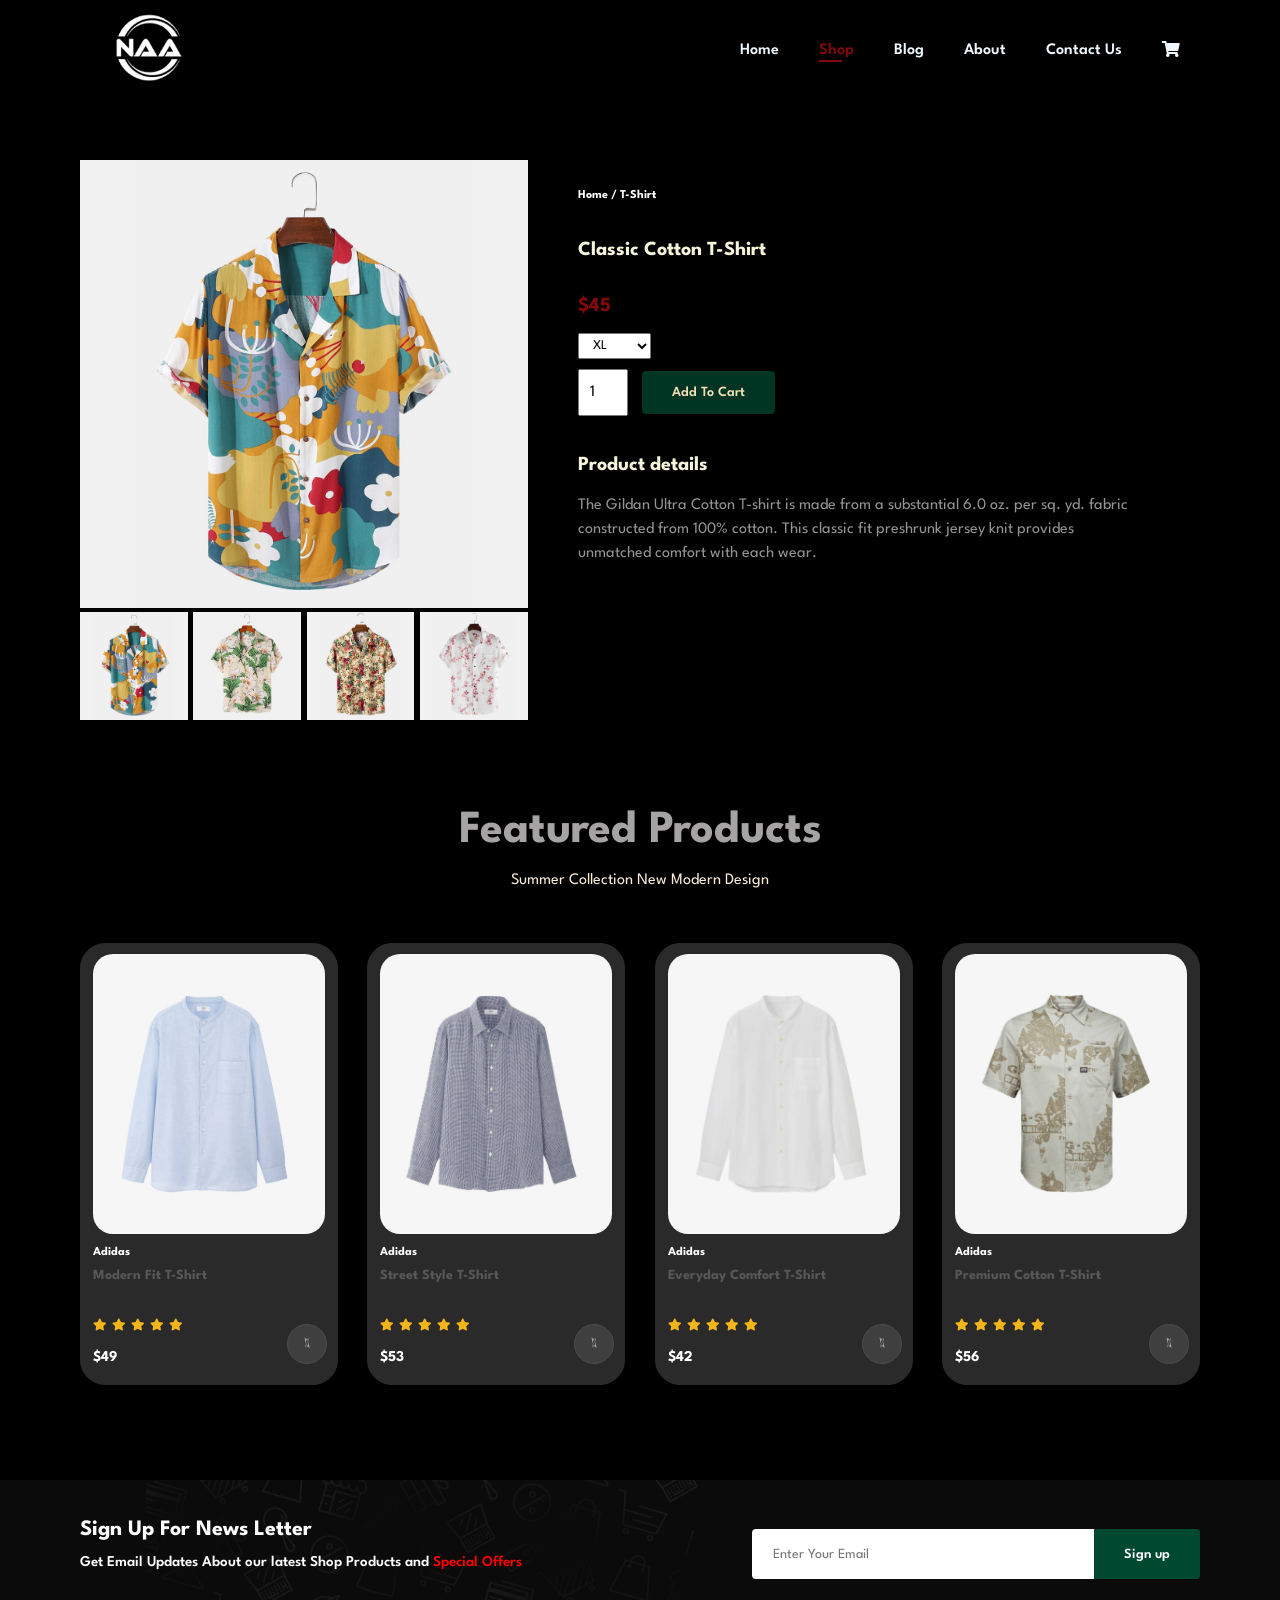
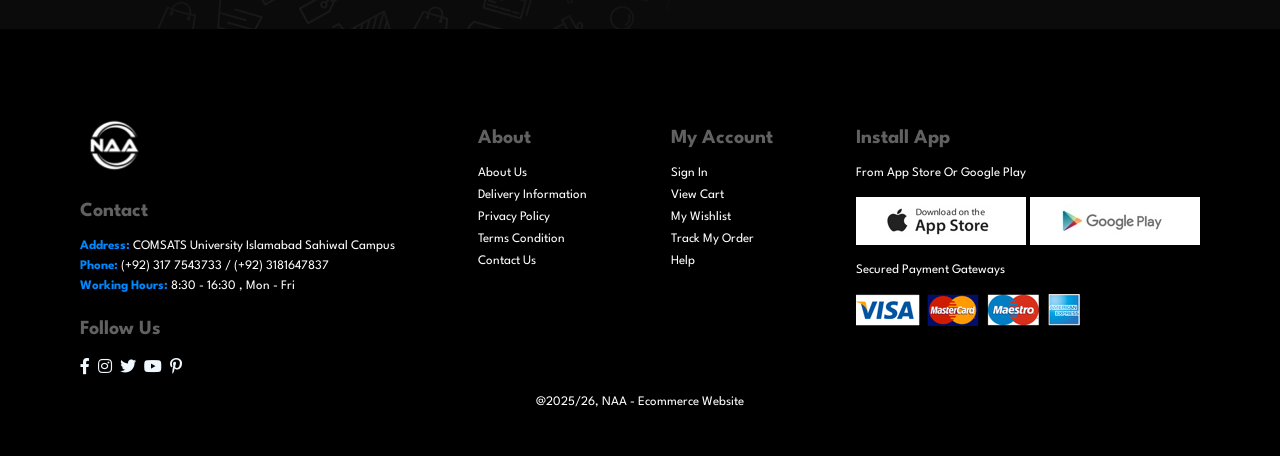
<file: sproduct.html>
<!DOCTYPE html>
<html lang="en">

<head>
    <meta charset="UTF-8">
    <meta http-equiv="X-UA-Compatible" content="IE=edge">
    <meta name="viewport" content="width=device-width, initial-scale=1.0">
    <title>NAA - Ecomerce Website</title>
    <link rel="stylesheet" href="https://pro.fontawesome.com/releases/v5.10.0/css/all.css" />
    <link rel="stylesheet" href="style.css">
    <script src="script.js"></script>
</head>

<body>
    <section id="header">
        <a href="#"><img height="100px" src="img/logo1.png" class="logo" alt=""></a>
        <div>
            <ul id="navbar">
                <li><a href="index.html">Home</a></li>
                <li><a class="active" href="shop.html">Shop</a></li>
                <li><a href="blog.html">Blog</a></li>
                <li><a href="about.html">About</a></li>
                <li><a href="contact.html">Contact Us</a></li>
                <li id="lg-bag">
                    <a href="cart.html">
                        <i class="fa fa-shopping-cart"></i>
                        <span class="cart-count" style="display: none;">0</span>
                    </a>
                </li>
                <a href="#" id="close"><i class="fa fa-times"></i></a>
            </ul>
        </div>
        <div id="mobile">
            <a href="cart.html">
                <i class="fa fa-shopping-cart"></i>
                <span class="cart-count" style="display: none;">0</span>
            </a>
            <i id="bar" class="fas fa-outdent"></i>
        </div>
    </section>
    <section id="prodetails" class="section-p1">
        <div class="single-pro-image">
            <img src="img/products/f1.jpg" width="100%" id="MainImg" alt="">
            <div class="small-img-group">
                <div class="small-img-col">
                    <img src="img/products/f1.jpg" width="100%" class="small-img" alt="" data-product="f1">
                </div>
                <div class="small-img-col">
                    <img src="img/products/f2.jpg" width="100%" class="small-img" alt="" data-product="f2">
                </div>
                <div class="small-img-col">
                    <img src="img/products/f3.jpg" width="100%" class="small-img" alt="" data-product="f3">
                </div>
                <div class="small-img-col">
                    <img src="img/products/f4.jpg" width="100%" class="small-img" alt="" data-product="f4">
                </div>
            </div>
        </div>
        <div class="single-pro-details">
            <h6>Home / T-Shirt</h6>
            <h4 id="product-title">Classic Cotton T-Shirt</h4>
            <h2 id="product-price">$45</h2>
            <select>
                <option>XL</option>
                <option>XXL</option>
                <option>Large</option>
                <option>Small</option>
            </select>
            <input type="number" value="1">
            <button class="normal" onclick="addToCartFromProductPage()">Add To Cart</button>
            <h4>Product details</h4>
            <span id="product-description">
                The Gildan Ultra Cotton T-shirt is made from a substantial 6.0 oz. per sq. yd. fabric constructed
                from 100% cotton. This classic fit preshrunk jersey knit provides unmatched comfort with each wear.
                Featuring a taped neck and shoulder, and a seamless double-needle collar, and available in a range of
                colors, it offers it all in the ultimate head-turning package.
            </span>
        </div>
    </section>
    <section id="Product1" class="section-p1">
        <h2>Featured Products</h2>
        <p>Summer Collection New Modern Design</p>
        <div class="pro-container">
            <div class="pro">
                <a href="sproduct.html" onclick="setProduct('n1')"><img src="img/products/n1.jpg" alt=""></a>
                <div class="desc">
                    <span>Adidas</span>
                    <h5>Modern Fit T-Shirt</h5>
                    <div class="star">
                        <i class="fas fa-star"></i>
                        <i class="fas fa-star"></i>
                        <i class="fas fa-star"></i>
                        <i class="fas fa-star"></i>
                        <i class="fas fa-star"></i>
                    </div>
                    <h4>$49</h4>
                </div>
                <a href="#"><i class="fal fa-shopping-cart cart"></i></a>
            </div>
            <div class="pro">
                <a href="sproduct.html" onclick="setProduct('n2')"><img src="img/products/n2.jpg" alt=""></a>
                <div class="desc">
                    <span>Adidas</span>
                    <h5>Street Style T-Shirt</h5>
                    <div class="star">
                        <i class="fas fa-star"></i>
                        <i class="fas fa-star"></i>
                        <i class="fas fa-star"></i>
                        <i class="fas fa-star"></i>
                        <i class="fas fa-star"></i>
                    </div>
                    <h4>$53</h4>
                </div>
                <a href="#"><i class="fal fa-shopping-cart cart"></i></a>
            </div>
            <div class="pro">
                <a href="sproduct.html" onclick="setProduct('n3')"><img src="img/products/n3.jpg" alt=""></a>
                <div class="desc">
                    <span>Adidas</span>
                    <h5>Everyday Comfort T-Shirt</h5>
                    <div class="star">
                        <i class="fas fa-star"></i>
                        <i class="fas fa-star"></i>
                        <i class="fas fa-star"></i>
                        <i class="fas fa-star"></i>
                        <i class="fas fa-star"></i>
                    </div>
                    <h4>$42</h4>
                </div>
                <a href="#"><i class="fal fa-shopping-cart cart"></i></a>
            </div>
            <div class="pro">
                <a href="sproduct.html" onclick="setProduct('n4')"><img src="img/products/n4.jpg" alt=""></a>
                <div class="desc">
                    <span>Adidas</span>
                    <h5>Premium Cotton T-Shirt</h5>
                    <div class="star">
                        <i class="fas fa-star"></i>
                        <i class="fas fa-star"></i>
                        <i class="fas fa-star"></i>
                        <i class="fas fa-star"></i>
                        <i class="fas fa-star"></i>
                    </div>
                    <h4>$56</h4>
                </div>
                <a href="#"><i class="fal fa-shopping-cart cart"></i></a>
            </div>
        </div>
    </section>
    <section id="newsletter" class="section-m1 section-p1">
        <div class="newstext">
            <h4>Sign Up For News Letter</h4>
            <p>Get Email Updates About our latest Shop Products and <span>Special Offers</span></p>
        </div>
        <div class="form">
            <input type="text" name="" id="" placeholder="Enter Your Email">
            <button class="normal">Sign up</button>
        </div>
    </section>
    <footer class="section-p1">
        <div class="col">
            <img class="logo" src="img/logo1.png" alt="">
            <h4>Contact</h4>
            <p><strong>Address:</strong> COMSATS University Islamabad Sahiwal Campus</p>
            <p><strong>Phone:</strong> (+92) 317 7543733 / (+92) 3181647837</p>
            <p><strong>Working Hours:</strong> 8:30 - 16:30 , Mon - Fri</p>
            <div class="follow">
                <h4>Follow Us</h4>
                <div class="icon">
                    <i class="fab fa-facebook-f"></i>
                    <i class="fab fa-instagram"></i>
                    <i class="fab fa-twitter"></i>
                    <i class="fab fa-youtube"></i>
                    <i class="fab fa-pinterest-p"></i>
                </div>
            </div>
        </div>
        <div class="col">
            <h4>About</h4>
            <a href="#">About Us</a>
            <a href="#">Delivery Information</a>
            <a href="#">Privacy Policy</a>
            <a href="#">Terms Condition</a>
            <a href="#">Contact Us</a>
        </div>
        <div class="col">
            <h4>My Account</h4>
            <a href="#">Sign In</a>
            <a href="#">View Cart</a>
            <a href="#">My Wishlist</a>
            <a href="#">Track My Order</a>
            <a href="#">Help</a>
        </div>
        <div class="col install">
            <h4>Install App</h4>
            <p>From App Store Or Google Play</p>
            <div class="row">
                <img src="img/pay/app.jpg" alt="">
                <img src="img/pay/play.jpg" alt="">
            </div>
            <p>Secured Payment Gateways</p>
            <img src="img/pay/pay.png" alt="">
        </div>
        <div class="copyright">
            <p> @2025/26, NAA - Ecommerce Website</p>
        </div>
    </footer>
    
    <script>
        // Product database for sproduct page
        const productDetails = {
            'f1': { name: 'Classic Cotton T-Shirt', price: 45, description: 'The Gildan Ultra Cotton T-shirt is made from a substantial 6.0 oz. per sq. yd. fabric constructed from 100% cotton. This classic fit preshrunk jersey knit provides unmatched comfort with each wear.' },
            'f2': { name: 'Premium Fit T-Shirt', price: 55, description: 'Premium quality cotton blend with superior fit and comfort. Perfect for everyday wear with a modern silhouette that flatters all body types.' },
            'f3': { name: 'Sport Performance T-Shirt', price: 50, description: 'Designed for active lifestyles with moisture-wicking technology. Stay dry and comfortable during workouts and sports activities.' },
            'f4': { name: 'Casual Comfort T-Shirt', price: 40, description: 'Ultra-soft cotton fabric for maximum comfort. Ideal for casual outings, lounging, or as an everyday essential in your wardrobe.' },
            'f5': { name: 'Urban Style T-Shirt', price: 48, description: 'Contemporary urban design with street-style appeal. Features unique cuts and modern aesthetics for the fashion-forward individual.' },
            'f6': { name: 'Graphic Print T-Shirt', price: 52, description: 'Bold graphic prints on premium cotton. Make a statement with these eye-catching designs that showcase your personal style.' },
            'f7': { name: 'Athletic Training Trousers', price: 65, description: 'Professional athletic trousers with flexible fabric and ergonomic design. Perfect for training sessions and sports activities.' },
            'f8': { name: 'Slim Fit T-Shirt', price: 47, description: 'Tailored slim fit for a modern look. Made with stretch cotton for comfort and perfect silhouette enhancement.' },
            'n1': { name: 'Modern Fit T-Shirt', price: 49, description: 'Contemporary fit with modern styling. Features updated cuts and premium fabric for today\'s fashion standards.' },
            'n2': { name: 'Street Style T-Shirt', price: 53, description: 'Urban streetwear inspired design with edgy details. Perfect for creating standout casual looks.' },
            'n3': { name: 'Everyday Comfort T-Shirt', price: 42, description: 'Your go-to t-shirt for daily comfort. Soft, durable, and versatile enough for any occasion.' },
            'n4': { name: 'Premium Cotton T-Shirt', price: 56, description: 'Luxury cotton fabric with exceptional softness and durability. Experience premium quality in every thread.' },
            'n5': { name: 'Fashion Basic T-Shirt', price: 44, description: 'Essential fashion basic that never goes out of style. Build your wardrobe foundation with this versatile piece.' },
            'n6': { name: 'Sport Running Shorts', price: 35, description: 'Lightweight running shorts with maximum mobility. Perfect for jogging, gym workouts, and active sports.' },
            'n7': { name: 'Casual Wear T-Shirt', price: 46, description: 'Perfect for casual outings and relaxed environments. Comfortable fit with stylish everyday appeal.' },
            'n8': { name: 'Classic Design T-Shirt', price: 51, description: 'Timeless classic design that never goes out of fashion. Quality craftsmanship meets enduring style.' }
        };

        // Function to update product details
        function updateProductDetails(productId) {
            const product = productDetails[productId];
            if (product) {
                document.getElementById('product-title').textContent = product.name;
                document.getElementById('product-price').textContent = '$' + product.price;
                document.getElementById('product-description').textContent = product.description;
                
                // Update localStorage with current product
                localStorage.setItem('selectedProduct', productId);
            }
        }

        // Get the selected product from localStorage
        document.addEventListener('DOMContentLoaded', function() {
            const selectedProduct = localStorage.getItem('selectedProduct') || 'f1';
            
            // Update main product details
            updateProductDetails(selectedProduct);
            
            // Update the main image
            const mainImg = document.getElementById('MainImg');
            mainImg.src = `img/products/${selectedProduct}.jpg`;
            
            // Update the small images to match the selected product
            const smallImages = document.querySelectorAll('.small-img');
            const productSeries = selectedProduct.charAt(0);
            
            smallImages.forEach((img, index) => {
                const productNumber = parseInt(selectedProduct.charAt(1)) + index;
                const newProductId = `${productSeries}${productNumber}`;
                img.src = `img/products/${newProductId}.jpg`;
                img.setAttribute('data-product', newProductId);
            });

            // Small image gallery functionality
            const MainImg = document.getElementById("MainImg");
            const smallimg = document.getElementsByClassName("small-img");

            // Add click events to small images
            for (let i = 0; i < smallimg.length; i++) {
                smallimg[i].onclick = function () {
                    MainImg.src = smallimg[i].src;
                    
                    // Get the product ID from data attribute and update details
                    const productId = smallimg[i].getAttribute('data-product');
                    if (productId && productDetails[productId]) {
                        updateProductDetails(productId);
                    }
                }
            }
        });

        // Function to set product in localStorage
        function setProduct(productId) {
            localStorage.setItem('selectedProduct', productId);
        }

        // Add to cart function for product page
        function addToCartFromProductPage() {
            const productId = localStorage.getItem('selectedProduct') || 'f1';
            const product = productDetails[productId];
            const quantity = parseInt(document.querySelector('input[type="number"]').value) || 1;
            
            if (product && window.cart) {
                window.cart.addToCart(productId, product.name, product.price, `${productId}.jpg`, quantity);
            } else {
                alert('Cart system not loaded. Please refresh the page.');
            }
        }
    </script>
</body>

</html>
</file>
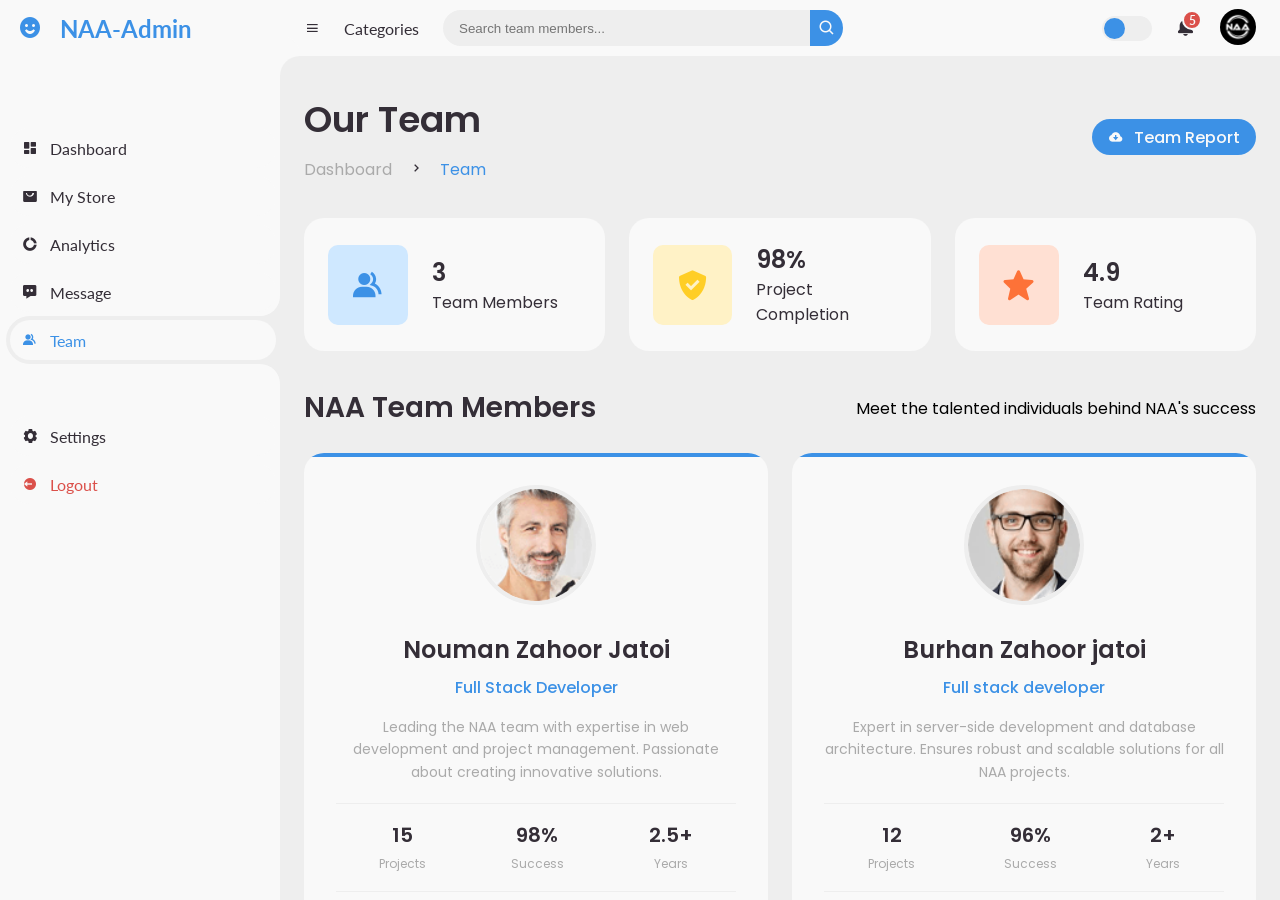
<file: team dashboard.html>
<!DOCTYPE html>
<html lang="en">
<head>
    <meta charset="UTF-8">
    <meta name="viewport" content="width=device-width, initial-scale=1.0">
    <link href='https://unpkg.com/boxicons@2.0.9/css/boxicons.min.css' rel='stylesheet'>
    <title>Team - NAA-Admin</title>
    <style>
        @import url('https://fonts.googleapis.com/css2?family=Lato:wght@400;700&family=Poppins:wght@400;500;600;700&display=swap');

        * {
            margin: 0;
            padding: 0;
            box-sizing: border-box;
        }
        
        a {
            text-decoration: none;
        }
        
        li {
            list-style: none;
        }
        
        :root {
            --poppins: 'Poppins', sans-serif;
            --lato: 'Lato', sans-serif;
        
            --light: #F9F9F9;
            --blue: #3C91E6;
            --light-blue: #CFE8FF;
            --grey: #eee;
            --dark-grey: #AAAAAA;
            --dark: #342E37;
            --red: #DB504A;
            --yellow: #FFCE26;
            --light-yellow: #FFF2C6;
            --orange: #FD7238;
            --light-orange: #FFE0D3;
        }
        
        html {
            overflow-x: hidden;
        }
        
        body.dark {
            --light: #0C0C1E;
            --grey: #060714;
            --dark: #FBFBFB;
        }
        
        body {
            background: var(--grey);
            overflow-x: hidden;
        }
        
        /* SIDEBAR */
        #sidebar {
            position: fixed;
            top: 0;
            left: 0;
            width: 280px;
            height: 100%;
            background: var(--light);
            z-index: 2000;
            font-family: var(--lato);
            transition: .3s ease;
            overflow-x: hidden;
            scrollbar-width: none;
        }
        #sidebar::--webkit-scrollbar {
            display: none;
        }
        #sidebar.hide {
            width: 60px;
        }
        #sidebar .brand {
            font-size: 24px;
            font-weight: 700;
            height: 56px;
            display: flex;
            align-items: center;
            color: var(--blue);
            position: sticky;
            top: 0;
            left: 0;
            background: var(--light);
            z-index: 500;
            padding-bottom: 20px;
            box-sizing: content-box;
        }
        #sidebar .brand .bx {
            min-width: 60px;
            display: flex;
            justify-content: center;
        }
        #sidebar .side-menu {
            width: 100%;
            margin-top: 48px;
        }
        #sidebar .side-menu li {
            height: 48px;
            background: transparent;
            margin-left: 6px;
            border-radius: 48px 0 0 48px;
            padding: 4px;
        }
        #sidebar .side-menu li.active {
            background: var(--grey);
            position: relative;
        }
        #sidebar .side-menu li.active::before {
            content: '';
            position: absolute;
            width: 40px;
            height: 40px;
            border-radius: 50%;
            top: -40px;
            right: 0;
            box-shadow: 20px 20px 0 var(--grey);
            z-index: -1;
        }
        #sidebar .side-menu li.active::after {
            content: '';
            position: absolute;
            width: 40px;
            height: 40px;
            border-radius: 50%;
            bottom: -40px;
            right: 0;
            box-shadow: 20px -20px 0 var(--grey);
            z-index: -1;
        }
        #sidebar .side-menu li a {
            width: 100%;
            height: 100%;
            background: var(--light);
            display: flex;
            align-items: center;
            border-radius: 48px;
            font-size: 16px;
            color: var(--dark);
            white-space: nowrap;
            overflow-x: hidden;
        }
        #sidebar .side-menu.top li.active a {
            color: var(--blue);
        }
        #sidebar.hide .side-menu li a {
            width: calc(48px - (4px * 2));
            transition: width .3s ease;
        }
        #sidebar .side-menu li a.logout {
            color: var(--red);
        }
        #sidebar .side-menu.top li a:hover {
            color: var(--blue);
        }
        #sidebar .side-menu li a .bx {
            min-width: calc(60px  - ((4px + 6px) * 2));
            display: flex;
            justify-content: center;
        }
        /* SIDEBAR */
        
        /* CONTENT */
        #content {
            position: relative;
            width: calc(100% - 280px);
            left: 280px;
            transition: .3s ease;
        }
        #sidebar.hide ~ #content {
            width: calc(100% - 60px);
            left: 60px;
        }
        
        /* NAVBAR */
        #content nav {
            height: 56px;
            background: var(--light);
            padding: 0 24px;
            display: flex;
            align-items: center;
            grid-gap: 24px;
            font-family: var(--lato);
            position: sticky;
            top: 0;
            left: 0;
            z-index: 1000;
        }
        #content nav::before {
            content: '';
            position: absolute;
            width: 40px;
            height: 40px;
            bottom: -40px;
            left: 0;
            border-radius: 50%;
            box-shadow: -20px -20px 0 var(--light);
        }
        #content nav a {
            color: var(--dark);
        }
        #content nav .bx.bx-menu {
            cursor: pointer;
            color: var(--dark);
        }
        #content nav .nav-link {
            font-size: 16px;
            transition: .3s ease;
        }
        #content nav .nav-link:hover {
            color: var(--blue);
        }
        #content nav form {
            max-width: 400px;
            width: 100%;
            margin-right: auto;
        }
        #content nav form .form-input {
            display: flex;
            align-items: center;
            height: 36px;
        }
        #content nav form .form-input input {
            flex-grow: 1;
            padding: 0 16px;
            height: 100%;
            border: none;
            background: var(--grey);
            border-radius: 36px 0 0 36px;
            outline: none;
            width: 100%;
            color: var(--dark);
        }
        #content nav form .form-input button {
            width: 36px;
            height: 100%;
            display: flex;
            justify-content: center;
            align-items: center;
            background: var(--blue);
            color: var(--light);
            font-size: 18px;
            border: none;
            outline: none;
            border-radius: 0 36px 36px 0;
            cursor: pointer;
        }
        #content nav .notification {
            font-size: 20px;
            position: relative;
        }
        #content nav .notification .num {
            position: absolute;
            top: -6px;
            right: -6px;
            width: 20px;
            height: 20px;
            border-radius: 50%;
            border: 2px solid var(--light);
            background: var(--red);
            color: var(--light);
            font-weight: 700;
            font-size: 12px;
            display: flex;
            justify-content: center;
            align-items: center;
        }
        #content nav .profile img {
            width: 36px;
            height: 36px;
            object-fit: cover;
            border-radius: 50%;
        }
        #content nav .switch-mode {
            display: block;
            min-width: 50px;
            height: 25px;
            border-radius: 25px;
            background: var(--grey);
            cursor: pointer;
            position: relative;
        }
        #content nav .switch-mode::before {
            content: '';
            position: absolute;
            top: 2px;
            left: 2px;
            bottom: 2px;
            width: calc(25px - 4px);
            background: var(--blue);
            border-radius: 50%;
            transition: all .3s ease;
        }
        #content nav #switch-mode:checked + .switch-mode::before {
            left: calc(100% - (25px - 4px) - 2px);
        }
        /* NAVBAR */
        
        /* MAIN */
        #content main {
            width: 100%;
            padding: 36px 24px;
            font-family: var(--poppins);
            max-height: calc(100vh - 56px);
            overflow-y: auto;
        }
        #content main .head-title {
            display: flex;
            align-items: center;
            justify-content: space-between;
            grid-gap: 16px;
            flex-wrap: wrap;
        }
        #content main .head-title .left h1 {
            font-size: 36px;
            font-weight: 600;
            margin-bottom: 10px;
            color: var(--dark);
        }
        #content main .head-title .left .breadcrumb {
            display: flex;
            align-items: center;
            grid-gap: 16px;
        }
        #content main .head-title .left .breadcrumb li {
            color: var(--dark);
        }
        #content main .head-title .left .breadcrumb li a {
            color: var(--dark-grey);
            pointer-events: none;
        }
        #content main .head-title .left .breadcrumb li a.active {
            color: var(--blue);
            pointer-events: unset;
        }
        #content main .head-title .btn-download {
            height: 36px;
            padding: 0 16px;
            border-radius: 36px;
            background: var(--blue);
            color: var(--light);
            display: flex;
            justify-content: center;
            align-items: center;
            grid-gap: 10px;
            font-weight: 500;
        }
        
        /* Team Stats */
        #content main .team-stats {
            display: grid;
            grid-template-columns: repeat(auto-fit, minmax(240px, 1fr));
            grid-gap: 24px;
            margin-top: 36px;
        }
        #content main .team-stats li {
            padding: 24px;
            background: var(--light);
            border-radius: 20px;
            display: flex;
            align-items: center;
            grid-gap: 24px;
        }
        #content main .team-stats li .bx {
            width: 80px;
            height: 80px;
            border-radius: 10px;
            font-size: 36px;
            display: flex;
            justify-content: center;
            align-items: center;
        }
        #content main .team-stats li:nth-child(1) .bx {
            background: var(--light-blue);
            color: var(--blue);
        }
        #content main .team-stats li:nth-child(2) .bx {
            background: var(--light-yellow);
            color: var(--yellow);
        }
        #content main .team-stats li:nth-child(3) .bx {
            background: var(--light-orange);
            color: var(--orange);
        }
        #content main .team-stats li .text h3 {
            font-size: 24px;
            font-weight: 600;
            color: var(--dark);
        }
        #content main .team-stats li .text p {
            color: var(--dark);    
        }
        
        /* Team Members */
        .team-section {
            margin-top: 36px;
        }
        
        .section-header {
            display: flex;
            justify-content: space-between;
            align-items: center;
            margin-bottom: 24px;
        }
        
        .section-header h2 {
            color: var(--dark);
            font-size: 28px;
            font-weight: 600;
        }
        
        .team-grid {
            display: grid;
            grid-template-columns: repeat(auto-fit, minmax(300px, 1fr));
            gap: 24px;
        }
        
        .team-card {
            background: var(--light);
            border-radius: 20px;
            padding: 32px;
            text-align: center;
            transition: transform 0.3s ease, box-shadow 0.3s ease;
            position: relative;
            overflow: hidden;
        }
        
        .team-card:hover {
            transform: translateY(-5px);
            box-shadow: 0 10px 20px rgba(0, 0, 0, 0.1);
        }
        
        .team-card::before {
            content: '';
            position: absolute;
            top: 0;
            left: 0;
            right: 0;
            height: 4px;
            background: var(--blue);
        }
        
        .member-avatar {
            width: 120px;
            height: 120px;
            border-radius: 50%;
            object-fit: cover;
            margin: 0 auto 20px;
            border: 4px solid var(--grey);
        }
        
        .member-name {
            color: var(--dark);
            font-size: 24px;
            font-weight: 600;
            margin-bottom: 8px;
        }
        
        .member-role {
            color: var(--blue);
            font-size: 16px;
            font-weight: 500;
            margin-bottom: 16px;
        }
        
        .member-bio {
            color: var(--dark-grey);
            font-size: 14px;
            line-height: 1.6;
            margin-bottom: 20px;
        }
        
        .member-stats {
            display: flex;
            justify-content: space-around;
            margin-bottom: 20px;
            padding: 16px 0;
            border-top: 1px solid var(--grey);
            border-bottom: 1px solid var(--grey);
        }
        
        .stat {
            text-align: center;
        }
        
        .stat-value {
            color: var(--dark);
            font-size: 20px;
            font-weight: 600;
            display: block;
        }
        
        .stat-label {
            color: var(--dark-grey);
            font-size: 12px;
        }
        
        .member-social {
            display: flex;
            justify-content: center;
            gap: 16px;
        }
        
        .social-link {
            width: 40px;
            height: 40px;
            border-radius: 50%;
            background: var(--grey);
            display: flex;
            align-items: center;
            justify-content: center;
            color: var(--dark);
            transition: all 0.3s ease;
            text-decoration: none;
        }
        
        .social-link:hover {
            background: var(--blue);
            color: var(--light);
            transform: translateY(-2px);
        }
        
        /* Team Performance */
        .performance-section {
            margin-top: 36px;
        }
        
        .performance-grid {
            display: grid;
            grid-template-columns: 2fr 1fr;
            gap: 24px;
        }
        
        @media screen and (max-width: 1024px) {
            .performance-grid {
                grid-template-columns: 1fr;
            }
        }
        
        .performance-card {
            background: var(--light);
            border-radius: 20px;
            padding: 24px;
        }
        
        .performance-header {
            display: flex;
            justify-content: space-between;
            align-items: center;
            margin-bottom: 24px;
        }
        
        .performance-header h3 {
            color: var(--dark);
            font-size: 24px;
            font-weight: 600;
        }
        
        .performance-list {
            display: flex;
            flex-direction: column;
            gap: 16px;
        }
        
        .performance-item {
            display: flex;
            align-items: center;
            padding: 16px;
            background: var(--grey);
            border-radius: 12px;
            transition: background 0.3s ease;
        }
        
        .performance-item:hover {
            background: var(--light-blue);
        }
        
        .performance-avatar {
            width: 50px;
            height: 50px;
            border-radius: 50%;
            object-fit: cover;
            margin-right: 16px;
        }
        
        .performance-info {
            flex-grow: 1;
        }
        
        .performance-info h4 {
            color: var(--dark);
            font-size: 16px;
            font-weight: 600;
            margin-bottom: 4px;
        }
        
        .performance-info p {
            color: var(--dark-grey);
            font-size: 14px;
        }
        
        .performance-value {
            color: var(--blue);
            font-size: 18px;
            font-weight: 600;
        }
        
        /* Progress Bar */
        .progress-container {
            margin-top: 8px;
        }
        
        .progress-bar {
            height: 6px;
            background: var(--grey);
            border-radius: 3px;
            overflow: hidden;
        }
        
        .progress-fill {
            height: 100%;
            background: var(--blue);
            border-radius: 3px;
            transition: width 0.3s ease;
        }
        
        /* Responsive Design */
        @media screen and (max-width: 768px) {
            #sidebar {
                width: 200px;
            }
        
            #content {
                width: calc(100% - 60px);
                left: 200px;
            }
        
            #content nav .nav-link {
                display: none;
            }
            
            .team-grid {
                grid-template-columns: 1fr;
            }
        }
        
        @media screen and (max-width: 576px) {
            #content nav form .form-input input {
                display: none;
            }
        
            #content nav form .form-input button {
                width: auto;
                height: auto;
                background: transparent;
                border-radius: none;
                color: var(--dark);
            }
        
            #content nav form.show .form-input input {
                display: block;
                width: 100%;
            }
            #content nav form.show .form-input button {
                width: 36px;
                height: 100%;
                border-radius: 0 36px 36px 0;
                color: var(--light);
                background: var(--red);
            }
        
            #content nav form.show ~ .notification,
            #content nav form.show ~ .profile {
                display: none;
            }
            
            .team-stats {
                grid-template-columns: 1fr;
            }
            
            .member-stats {
                flex-direction: column;
                gap: 12px;
            }
        }
    </style>
</head>
<body>
    <!-- SIDEBAR -->
    <section id="sidebar">
        <a href="#" class="brand">
            <i class='bx bxs-smile'></i>
            <span class="text">NAA-Admin</span>
        </a>
        <ul class="side-menu top">
            <li>
                <a href="dashboard.html">
                    <i class='bx bxs-dashboard' ></i>
                    <span class="text">Dashboard</span>
                </a>
            </li>
            <li>
                <a href="my store dasboard.html">
                    <i class='bx bxs-shopping-bag-alt' ></i>
                    <span class="text">My Store</span>
                </a>
            </li>
            <li>
                <a href="analytics dashboard.html">
                    <i class='bx bxs-doughnut-chart' ></i>
                    <span class="text">Analytics</span>
                </a>
            </li>
            <li>
                <a href="message dashboard.html">
                    <i class='bx bxs-message-dots' ></i>
                    <span class="text">Message</span>
                </a>
            </li>
            <li class="active">
                <a href="#">
                    <i class='bx bxs-group' ></i>
                    <span class="text">Team</span>
                </a>
            </li>
        </ul>
        <ul class="side-menu">
            <li>
                <a href="setting dashboard.html">
                    <i class='bx bxs-cog' ></i>
                    <span class="text">Settings</span>
                </a>
            </li>
            <li>
                <a href="#" class="logout">
                    <i class='bx bxs-log-out-circle' ></i>
                    <span class="text">Logout</span>
                </a>
            </li>
        </ul>
    </section>
    <!-- SIDEBAR -->

    <!-- CONTENT -->
    <section id="content">
        <!-- NAVBAR -->
        <nav>
            <i class='bx bx-menu' ></i>
            <a href="#" class="nav-link">Categories</a>
            <form action="#">
                <div class="form-input">
                    <input type="search" placeholder="Search team members...">
                    <button type="submit" class="search-btn"><i class='bx bx-search' ></i></button>
                </div>
            </form>
            <input type="checkbox" id="switch-mode" hidden>
            <label for="switch-mode" class="switch-mode"></label>
            <a href="#" class="notification">
                <i class='bx bxs-bell' ></i>
                <span class="num">5</span>
            </a>
            <a href="#" class="profile">
                <img src="img/logo1.png">
            </a>
        </nav>
        <!-- NAVBAR -->

        <!-- MAIN -->
        <main>
            <div class="head-title">
                <div class="left">
                    <h1>Our Team</h1>
                    <ul class="breadcrumb">
                        <li>
                            <a href="dashboard.html">Dashboard</a>
                        </li>
                        <li><i class='bx bx-chevron-right' ></i></li>
                        <li>
                            <a class="active" href="#">Team</a>
                        </li>
                    </ul>
                </div>
                <a href="#" class="btn-download">
                    <i class='bx bxs-cloud-download' ></i>
                    <span class="text">Team Report</span>
                </a>
            </div>

            <ul class="team-stats">
                <li>
                    <i class='bx bxs-group' ></i>
                    <span class="text">
                        <h3>3</h3>
                        <p>Team Members</p>
                    </span>
                </li>
                <li>
                    <i class='bx bxs-check-shield' ></i>
                    <span class="text">
                        <h3>98%</h3>
                        <p>Project Completion</p>
                    </span>
                </li>
                <li>
                    <i class='bx bxs-star' ></i>
                    <span class="text">
                        <h3>4.9</h3>
                        <p>Team Rating</p>
                    </span>
                </li>
            </ul>

            <section class="team-section">
                <div class="section-header">
                    <h2>NAA Team Members</h2>
                    <p>Meet the talented individuals behind NAA's success</p>
                </div>
                
                <div class="team-grid">
                    <!-- Nouman Zahoor Jatoi -->
                    <div class="team-card">
                        <img src="img/people/1.png" alt="Nouman Zahoor Jatoi" class="member-avatar">
                        <h3 class="member-name">Nouman Zahoor Jatoi</h3>
                        <p class="member-role">Full Stack Developer</p>
                        <p class="member-bio">Leading the NAA team with expertise in web development and project management. Passionate about creating innovative solutions.</p>
                        
                        <div class="member-stats">
                            <div class="stat">
                                <span class="stat-value">15</span>
                                <span class="stat-label">Projects</span>
                            </div>
                            <div class="stat">
                                <span class="stat-value">98%</span>
                                <span class="stat-label">Success</span>
                            </div>
                            <div class="stat">
                                <span class="stat-value">2.5+</span>
                                <span class="stat-label">Years</span>
                            </div>
                        </div>
                        
                        <div class="member-social">
                            <a href="#" class="social-link" onclick="showNotification('LinkedIn profile coming soon')">
                                <i class='bx bxl-linkedin' ></i>
                            </a>
                            <a href="#" class="social-link" onclick="showNotification('Twitter profile coming soon')">
                                <i class='bx bxl-twitter' ></i>
                            </a>
                            <a href="#" class="social-link" onclick="showNotification('GitHub profile coming soon')">
                                <i class='bx bxl-github' ></i>
                            </a>
                        </div>
                    </div>
                    
                    <!-- M. Ahmad -->
                    <div class="team-card">
                        <img src="img/people/2.png" alt="Burhan Zahoor jatoi" class="member-avatar">
                        <h3 class="member-name">Burhan Zahoor jatoi</h3>
                        <p class="member-role">Full stack developer</p>
                        <p class="member-bio">Expert in server-side development and database architecture. Ensures robust and scalable solutions for all NAA projects.</p>
                        
                        <div class="member-stats">
                            <div class="stat">
                                <span class="stat-value">12</span>
                                <span class="stat-label">Projects</span>
                            </div>
                            <div class="stat">
                                <span class="stat-value">96%</span>
                                <span class="stat-label">Success</span>
                            </div>
                            <div class="stat">
                                <span class="stat-value">2+</span>
                                <span class="stat-label">Years</span>
                            </div>
                        </div>
                        
                        <div class="member-social">
                            <a href="#" class="social-link" onclick="showNotification('LinkedIn profile coming soon')">
                                <i class='bx bxl-linkedin' ></i>
                            </a>
                            <a href="#" class="social-link" onclick="showNotification('Twitter profile coming soon')">
                                <i class='bx bxl-twitter' ></i>
                            </a>
                            <a href="#" class="social-link" onclick="showNotification('GitHub profile coming soon')">
                                <i class='bx bxl-github' ></i>
                            </a>
                        </div>
                    </div>
                </div>
            </section>

            <section class="performance-section">
                <div class="section-header">
                    <h2>Team Performance</h2>
                    <p>Current project progress and individual contributions</p>
                </div>
                
                <div class="performance-grid">
                    <div class="performance-card">
                        <div class="performance-header">
                            <h3>Project Progress</h3>
                            <span class="performance-value">85%</span>
                        </div>
                        
                        <div class="performance-list">
                            <div class="performance-item">
                                <img src="img/people/1.png" alt="Nouman" class="performance-avatar">
                                <div class="performance-info">
                                    <h4>Nouman Zahoor Jatoi</h4>
                                    <p>Dashboard Development</p>
                                    <div class="progress-container">
                                        <div class="progress-bar">
                                            <div class="progress-fill" style="width: 90%"></div>
                                        </div>
                                    </div>
                                </div>
                                <span class="performance-value">90%</span>
                            </div>
                            
                            <div class="performance-item">
                                <img src="img/people/2.png" alt="Ahmad" class="performance-avatar">
                                <div class="performance-info">
                                    <h4>Burhan Zahoor Jatoi</h4>
                                    <p>Full Stack developer</p>
                                    <div class="progress-container">
                                        <div class="progress-bar">
                                            <div class="progress-fill" style="width: 85%"></div>
                                        </div>
                                    </div>
                                </div>
                                <span class="performance-value">85%</span>
                            </div>
                
                    </div>
                    
                    <div class="performance-card">
                        <div class="performance-header">
                            <h3>Team Skills</h3>
                        </div>
                        
                        <div class="performance-list">
                            <div class="performance-item">
                                <div class="performance-info">
                                    <h4>Web Development</h4>
                                    <div class="progress-container">
                                        <div class="progress-bar">
                                            <div class="progress-fill" style="width: 95%"></div>
                                        </div>
                                    </div>
                                </div>
                                <span class="performance-value">95%</span>
                            </div>
                            
                            <div class="performance-item">
                                <div class="performance-info">
                                    <h4>UI/UX Design</h4>
                                    <div class="progress-container">
                                        <div class="progress-bar">
                                            <div class="progress-fill" style="width: 88%"></div>
                                        </div>
                                    </div>
                                </div>
                                <span class="performance-value">88%</span>
                            </div>
                            
                            <div class="performance-item">
                                <div class="performance-info">
                                    <h4>Database Management</h4>
                                    <div class="progress-container">
                                        <div class="progress-bar">
                                            <div class="progress-fill" style="width: 92%"></div>
                                        </div>
                                    </div>
                                </div>
                                <span class="performance-value">92%</span>
                            </div>
                            
                            <div class="performance-item">
                                <div class="performance-info">
                                    <h4>Project Management</h4>
                                    <div class="progress-container">
                                        <div class="progress-bar">
                                            <div class="progress-fill" style="width: 85%"></div>
                                        </div>
                                    </div>
                                </div>
                                <span class="performance-value">85%</span>
                            </div>
                        </div>
                    </div>
                </div>
            </section>
        </main>
        <!-- MAIN -->
    </section>
    <!-- CONTENT -->
    
    <script>
        // Initialize the team page
        document.addEventListener('DOMContentLoaded', function() {
            setupEventListeners();
        });

        // Setup event listeners
        function setupEventListeners() {
            // Team search
            const teamSearch = document.querySelector('#content nav form .form-input input');
            teamSearch.addEventListener('input', function(e) {
                const searchTerm = e.target.value.toLowerCase();
                const teamCards = document.querySelectorAll('.team-card');
                
                teamCards.forEach(card => {
                    const memberName = card.querySelector('.member-name').textContent.toLowerCase();
                    if (memberName.includes(searchTerm)) {
                        card.style.display = 'block';
                    } else {
                        card.style.display = 'none';
                    }
                });
            });

            // Export team report
            const exportBtn = document.querySelector('.btn-download');
            exportBtn.addEventListener('click', function(e) {
                e.preventDefault();
                showNotification('Team report exported successfully');
            });

            // Social link clicks
            const socialLinks = document.querySelectorAll('.social-link');
            socialLinks.forEach(link => {
                link.addEventListener('click', function(e) {
                    e.preventDefault();
                });
            });
        }

        // Show notification
        function showNotification(message) {
            // Create notification element
            const notification = document.createElement('div');
            notification.className = 'notification';
            notification.textContent = message;
            notification.style.cssText = `
                position: fixed;
                top: 20px;
                right: 20px;
                background: var(--blue);
                color: white;
                padding: 1rem 1.5rem;
                border-radius: 20px;
                box-shadow: 0 4px 6px rgba(0, 0, 0, 0.1);
                z-index: 10000;
                transform: translateX(100%);
                transition: transform 0.3s ease;
            `;
            
            document.body.appendChild(notification);
            
            // Animate in
            setTimeout(() => {
                notification.style.transform = 'translateX(0)';
            }, 100);
            
            // Remove after 3 seconds
            setTimeout(() => {
                notification.style.transform = 'translateX(100%)';
                setTimeout(() => {
                    document.body.removeChild(notification);
                }, 300);
            }, 3000);
        }

        // Original sidebar functionality
        const allSideMenu = document.querySelectorAll('#sidebar .side-menu.top li a');

        allSideMenu.forEach(item=> {
            const li = item.parentElement;
        
            item.addEventListener('click', function () {
                allSideMenu.forEach(i=> {
                    i.parentElement.classList.remove('active');
                })
                li.classList.add('active');
            })
        });
        
        // TOGGLE SIDEBAR
        const menuBar = document.querySelector('#content nav .bx.bx-menu');
        const sidebar = document.getElementById('sidebar');
        
        menuBar.addEventListener('click', function () {
            sidebar.classList.toggle('hide');
        })
        
        const searchButton = document.querySelector('#content nav form .form-input button');
        const searchButtonIcon = document.querySelector('#content nav form .form-input button .bx');
        const searchForm = document.querySelector('#content nav form');
        
        searchButton.addEventListener('click', function (e) {
            if(window.innerWidth < 576) {
                e.preventDefault();
                searchForm.classList.toggle('show');
                if(searchForm.classList.contains('show')) {
                    searchButtonIcon.classList.replace('bx-search', 'bx-x');
                } else {
                    searchButtonIcon.classList.replace('bx-x', 'bx-search');
                }
            }
        })
        
        if(window.innerWidth < 768) {
            sidebar.classList.add('hide');
        } else if(window.innerWidth > 576) {
            searchButtonIcon.classList.replace('bx-x', 'bx-search');
            searchForm.classList.remove('show');
        }
        
        window.addEventListener('resize', function () {
            if(this.innerWidth > 576) {
                searchButtonIcon.classList.replace('bx-x', 'bx-search');
                searchForm.classList.remove('show');
            }
        })
        
        const switchMode = document.getElementById('switch-mode');
        
        switchMode.addEventListener('change', function () {
            if(this.checked) {
                document.body.classList.add('dark');
            } else {
                document.body.classList.remove('dark');
            }
        })
        
        // Logout functionality
        const logoutLinks = document.querySelectorAll('a.logout');

        logoutLinks.forEach(link => {
            link.addEventListener('click', function(e) {
                e.preventDefault();
                
                // In a real app, you would clear user session data
                localStorage.removeItem('currentUser');
                
                // Redirect to login page
                window.location.href = 'login.html';
            });
        });
    </script>
</body>
</html>
</file>
<file: style.css>
@import url("https://fonts.googleapis.com/css2?family=Spartan:wght@100;200;300;400;500;600;700;800;900&display=swap");
* {
  margin: 0;
  padding: 0;
  box-sizing: border-box;
  font-family: "Spartan", sans-serif;
}

html {
  scroll-behavior: smooth;
}

/* Global Styles */

h1 {
  font-size: 50px;
  line-height: 64px;
  color: #222;
}

h2 {
  font-size: 46px;
  line-height: 54px;
  color: #222;
}

h4 {
  font-size: 20px;
  color: #222;
}

h6 {
  font-weight: 700;
  font-size: 12px;
}

p {
  font-size: 16px;
  color: #465b52;
  margin: 15px 0 20px 0;
}

button.normal{
  font-size: 14px;
  font-weight: 600;
  padding: 15px 30px;
  color: #000000;
  background-color: white;
  border-radius: 4px;
  cursor: pointer;
  border: none;
  outline: none;
  transition: 0.2s;

}
button.white{
  font-size: 13px;
  font-weight: 600;
  padding: 11px 18px;
  color: #ffffff;
  background-color: transparent;
  cursor: pointer;
  border: 1px solid wheat;
  outline: none;
  transition: 0.2s;
}

.section-p1 {
  padding: 40px 80px;
}

.section-m1 {
  margin: 40px 0;
}

body {
  min-height:100vh ;
  width: 100%;
   background-color: #000000; 
   
}

/* header section  */
#header {
  display: flex;
  align-items: center;
  justify-content: space-between;
  padding: 20px 80px;
  background: #000000;
  box-shadow: 0 5px 15px rgba(0, 0, 0, 0.06);
  z-index: 999;
  position: sticky;
  top: 0;
  left: 0;
  height: 100px;
}

#navbar {
  display: flex;
  align-items: center;
  justify-content: center;
}

#navbar li {
  list-style: none;
  padding: 0 20px;
  position: relative;
}

#navbar li a {
  text-decoration: none;
  font-size: 16px;
  font-weight: 600;
  color: aliceblue;
  transition: 0.3s ease;
}

#navbar li a:hover,
#navbar li a.active {
  color: #850808;
}

#navbar li a.active::after,
#navbar li a:hover::after {
  content: "";
  width: 30%;
  height: 2px;
  background-color: #850808;
  position: absolute;
  bottom: -4px;
  left: 20px;
}

#mobile {
  display: none;
  align-items: center;
}

#mobile a {
  color: aliceblue;
  padding: 0 20px;
}

#close {
  display: none;
}

/* Search Bar Enhancements */
#search-bar {
  display: flex;
  align-items: center;
  background: #f1f1f100;
  border-radius: 20px;
  padding: 5px 10px;
  border: 1px solid rgb(65, 65, 65);
  position: relative;
}

#search-input {
  border: none;
  background: transparent;
  outline: none;
  padding: 5px;
  font-size: 14px;
  color: #ffffff;
  flex: 1;
}

#search-input::placeholder {
  color: #ffffff;
  opacity: 1; 
  font-weight: 500; 
}

#search-btn, #voice-search-btn {
  border: none;
  background: none;
  cursor: pointer;
  font-size: 16px;
  color: #850808;
  padding: 5px;
  transition: color 0.3s ease;
}

#search-btn:hover, #voice-search-btn:hover {
  color: #ffffff;
}

#voice-search-btn.listening {
  color: red;
  animation: pulse 1.5s infinite;
}

@keyframes pulse {
  0% { transform: scale(1); }
  50% { transform: scale(1.1); }
  100% { transform: scale(1); }
}

/* Search Suggestions */
#search-suggestions {
  position: absolute;
  top: 100%;
  left: 0;
  right: 0;
  background: white;
  border: 1px solid #ddd;
  border-radius: 4px;
  max-height: 200px;
  overflow-y: auto;
  z-index: 1000;
  box-shadow: 0 2px 10px rgba(0,0,0,0.1);
}

#search-suggestions div {
  padding: 10px;
  cursor: pointer;
  border-bottom: 1px solid #eee;
  color: #333;
  transition: background 0.2s ease;
}

#search-suggestions div:hover {
  background: #f5f5f5;
}

/* Clear Search Button */
button.normal {
  transition: all 0.3s ease;
}

button.normal:hover {
  background-color: #850808;
  color: white;
}





/* Home Page  */

#hero{
  
  background-image: url(img/hero6.jpg);
  height:90vh;
  width:100%;
  background-size: cover;
  background-position: top 1% right -255px ;
  padding: 0 80px;
  display: flex;
  align-items: flex-start;
  justify-content: center;
  flex-direction: column;
}
 
#hero h4{
  padding-bottom:14px ;
  color: azure;

}
#hero h1{
  color:rgb(129, 129, 138) ;
}
#hero button{
  background-image: url(img/button.png);
  background-color: transparent;
  color: #a3a2a2;
  border: 0;
  padding: 14px 80px 14px 65px;
  background-repeat: no-repeat;
  cursor: pointer;
  font-weight: 700;
  font-size: 15px;
}

#feature{
  display: flex;
  align-items: center;
  justify-content: space-between;
  flex-wrap: wrap;
}
#feature .fe{
  display: flex;
  justify-content: center;
  align-items: center;
  flex-direction: column;
  width: 100%;
  padding: 10px;
}
#feature .fe h2{
  padding: 10px;
  font-size:40px;
  font-weight: 700;
  color: #a3a2a2;

}
#feature .fe h4{
  color: #ffffff;
  
}
#feature .fe-box {
  width: 180px;
  text-align: center;
  padding: 25px 15px;
  box-shadow: 20px 20px 34px rgba(197, 196, 196, 0);
  border: 1px solid #000000;
  border-radius: 4px;
  margin: 15px 0;
  background-color: rgb(15, 14, 14);

}

#feature .fe-box :hover{
  box-shadow: 10px 10px 54px rgba(219, 219, 219, 0.5);
}
#feature .fe-box h6{
  display: inline-block;
  padding: 9px 8px 6px 8px;
  line-height:1 ;
  border-radius: 4px;
  color: #ffffff;
  background-color: #3f3f3f;
}

#feature .fe-box img {
  width: 100%;
  margin-bottom: 10px;
}


#Product1{
  text-align: center;
}
#Product1 .pro-container{
  display: flex;
  justify-content: space-between;
  padding-top: 20px;
  flex-wrap: wrap;
}
#Product1 h2 {
  color: #a5a3a3;
}
#Product1 P {
  color: antiquewhite;
}
#Product1 .pro{
  width: 23%;
  min-width: 250px;
  padding: 10px 12px;
  border: 1px solid rgb(43, 43, 42);
  border-radius: 25px;
  cursor: pointer;
  box-shadow: 20px 20px 30px rgba(255, 253, 253, 0);
  margin: 15px 0;
  transition: 0.2s ease;
  position: relative;
}
#Product1 .pro:hover{
  box-shadow: 20px 20px 30px rgba(255,255,253,0.2)
}
#Product1 .pro img{
  width: 100%;
  border-radius: 20px;
}
#Product1 .pro .desc{
 text-align: start;
 padding: 10px 0; 
}
#Product1 .pro .desc span{
  color: #ffffff;
  font-size: 12px;
  font-weight: 700;
}
#Product1 .pro .desc h5{
  padding-top: 7px;
  color: #585858;
  font-size: 14px;

}
#Product1 .pro .desc i{
  font-size: 12px;
  color: rgb(243,181,25);
}
#Product1 .pro .desc h4{
  font-size: 15px;
  font-weight: 700;
  padding-top: 7px;
  color: rgb(255, 255, 255);
}
#Product1 .pro .cart{
  width: 40px;
  height: 40px;
  line-height: 40px;
  border-radius: 50px;
  background-color: #3f3f3f;
  font-weight: 400;
  color: #a5a3a3;
  border: 1px solid rgb(78, 76, 72);
  position: absolute;
  bottom: 20px;
  right: 10px;
}


#banner{
  display: flex;
  justify-content: center;
  align-items: center;
  flex-direction: column;
  text-align: center;
  background-image: url(img/banner/b2.jpg);
  width: 100%;
  height: 40vh;
  background-position: center;
  background-size: cover;
}

#banner h4{
  color: aliceblue;
  font-size: 16px;
}
#banner h2{
  color: #c5c5c5;
  font-size: 30px;
  padding: 10px 0;
}

#banner h2 span{
  color: #8f0000;
 
}

#banner button:hover{
  background-color: #8f0000;
  color: aliceblue;
}

#sm-banner{
  display: flex;
  justify-content: space-between;
  flex-wrap: wrap;
}
#sm-banner .banner-box {
  display: flex;
  justify-content: center;
  align-items: flex-start;
  flex-direction: column;
  padding: 30px;
  background-image: url(img/banner/b17.jpg);
  min-width: 580px ;
  height: 50vh;
  background-position: center;
  background-size: cover;
}
#sm-banner .banner-box2{
  background-image: url(img/banner/b10.jpg);
}
#sm-banner h4 {
  color: aliceblue;
  font-size: 20px;
  font-weight: 300;
}
#sm-banner h2{
  font-size: 28px;
  font-weight: 800;
}
#sm-banner span{
  color: #ffffff;
  font-size: 14px;
  font-weight: 500;
  padding-bottom: 15px;
}

#sm-banner .banner-box:hover button{
  background-color: green;
  border: 1px solid green;
}
#banner3{
  display: flex;
  justify-content: space-between;
  flex-wrap: wrap;
  padding: 0 80px;
}
#banner3 .banner-box{
  display: flex;
  justify-content: center;
  align-items: flex-start;
  flex-direction: column;
  padding: 20px;
  background-image: url(img/banner/b7.jpg);
  min-width: 30% ;
  height: 30vh;
  background-position: center;
  background-size: cover;
  margin-bottom: 20px;
}
#banner3 h2{
  color: aliceblue;
  font-size: 22px;
  font-weight: 900;
  

}
#banner3 h3{
  color: rgb(78, 73, 73);
  font-size: 15px;
  font-weight: 800;
  

}

#banner3 .banner-box2{
  background-image: url(img/banner/b4.jpg);
  
}
#banner3 .banner-box3{
  background-image: url(img/banner/b18.jpg);
}
#newsletter{
  display: flex;
  justify-content: space-between;
  flex-wrap: wrap;
  align-items: center;
  background-image: url(img/banner/b14.png);
  background-position: 20% 30% ;
  background-repeat: no-repeat;
  background-color: rgba(68, 68, 68, 0.164);
}
#newsletter h4{
font-size: 22px;
font-weight: 700;
color: white;
}
#newsletter p{
  font-size: 15px;
  font-weight: 600;
  color: rgb(255, 255, 255);
  }

  #newsletter p span{
    color: rgb(255, 0, 0);
  }
#newsletter .form{
  display: flex;
  width: 40%;

}
  #newsletter input{
    height: 3.125rem;
    padding: 0 1.25rem;
    font-size: 14px;
    width: 100%;
    border: 1px solid transparent;
    border-radius: 4px;
    outline:none;
    border-top-right-radius: 0;
    border-bottom-right-radius: 0;
  }
  #newsletter button{
    background-color: rgb(0, 73, 49);
    color: #ffffff;
    white-space: nowrap;
    border-top-left-radius: 0;
    border-bottom-left-radius: 0;
  }

  footer{
    display: flex;
    justify-content: space-between;
    flex-wrap: wrap; 
   
  }
  footer .col{
    display: flex;
    flex-direction: column;
    margin-bottom: 20px;
    align-items: flex-start;
  }
  footer .logo{

    height: 73px;
    width: 69px;
    object-fit: cover;
    object-position: center;
    
  }
  footer p{
    font-size: 13px;
    margin: 0 0 8px 0;
color: white;
  }
  footer a{
    color: white;
    font-size: 13px;
    margin-bottom:10px ;
    text-decoration: none;
  }
  footer strong{
    color: rgb(0, 136, 255);
  }
  footer h4{
    color: rgb(97, 97, 97);
    margin:20px 0;
  }
  footer .icon{
    color: aliceblue;
    
  }
  footer .follow i{
    cursor: pointer;
    padding-right: 4px;
  }

  footer .install img{
    margin: 10px 0 15px 0;
  }
  footer .follow i:hover ,
  footer a:hover {
    color: salmon;
  }
  footer .copyright{
    width: 100%;
    text-align: center;
    font-size: large;
  }

/* Shop Page  */

#page-header{
background-image: url(img/banner/b1.jpg);
width: 100%;
height: 40vh;
background-size: cover;
display: flex;
justify-content: center;
align-items: center;
flex-direction: column;
padding: 14px;
}
#page-header h2,
#page-header p {
color: #ffffff;
}
#pagenation{
  text-align: center;
}
#pagenation a{
text-decoration: none;
padding:15px 20px ;
background-color: #850808;
border-radius: 4px;
color: #ffffff;
font-weight: 600;
}
#pagenation a i{
  font-size: 20px;
  font-weight: 700;
}
/* sproduct details page  */
#prodetails{
  display: flex;
  margin-top: 20px;
  color: #ffffff;
}

#prodetails .single-pro-image{
  width: 40%;
  margin-right: 50px;
}
.small-img-group{
  display: flex;
  justify-content: space-between;
}
.small-img-col{
  flex-basis: 24%;
  cursor: pointer;
}
#prodetails .single-pro-details{
width: 50%;
padding-top: 30px;
}
#prodetails .single-pro-details h4{
padding: 40px 0 20px 0;
color: beige;
}
#prodetails .single-pro-details h2{
  font-size: 20px;
  color: #850808;
}
#prodetails .single-pro-details select{
  display: block;
  padding: 5px 10px;
  margin-bottom: 10px;
}
#prodetails .single-pro-details input{
  width: 50px;
  height: 47px;
  padding-left: 10px;
  font-size: 16px;
  margin-right: 10px;
}
#prodetails .single-pro-details button{
  background-color: rgb(0, 53, 35);
  color: wheat;
}
#prodetails .single-pro-details span{
  line-height: 24px;
  color: rgb(150, 147, 147);
}





 

/* Blog */
 #page-header.blog-header{
background-image: url(img/banner/b19.jpg);
}
#blog{
  padding: 150px 150px 0 150px ;
}
#blog .blog-box{
  display: flex;
  align-items: center;
  width: 100%;
  position: relative;
  padding-bottom: 100px;
}
#blog .blog-img{
width: 50%;
margin-right: 40px;
}

#blog img{
  width: 100%;
  height: 300px;
  object-fit: cover;
}
#blog .blog-details{
  width: 50%;
  }
  #blog .blog-details h4{
    color: rgb(96, 98, 100);
  }
  #blog .blog-details p{
    color: aliceblue;
  }
#blog .blog-details a{
   text-decoration: none;
   position: relative;
   transition: 0.3s;
    }
    .blog-details a::after {
      content: "";
      width: 50px;
      height: 1px;
      background-color: #c4c4c4;
      position: absolute;
      top: 4px;
      right: -60px;
  }
  .blog-details a:hover {
  color: brown;
  }
  .blog-details a:hover::after {
    background-color: brown;
  }
  #blog .blog-box h1 {
    position: absolute;
    top: -59px;
    left: 0;
    font-size: 70px;
    font-weight: 700;
    color: #c9cbce;
    z-index: -9;
}


/* About page  */

#page-header.about-header{
  background-image: url(img/about/banner.png);
}
#about-head {
  display: flex;
  align-items: center;
}

#about-head img {
  width: 50%;
  height: auto;
}

#about-head div {
  padding-left: 40px;
}
#about-app {
  text-align: center;
}
#about-app h1{
  color: #ffffff;
}
#about-app a{
  text-decoration: none;
}
#about-app .video {
  width: 70%;
  height: 100%;
  margin: 30px auto 0 auto;
}

#about-app .video video {
  width: 100%;
  height: 100%;
  border-radius: 20px;
}


/* Contact Page */

#contact-details{
  display: flex;
  justify-content: space-between;
  align-items: center;
}
#contact-details .details{
  width: 40%;
}
#contact-details .details span,
#form-details form span {
  font-size: 12px;
  color: #ffffff;
}
#contact-details .details h2,
#form-details form h2 {
  font-size: 26px;
  line-height: 35px;
  padding: 20px 0;
  color: #8f0000;
}
#contact-details .details h3 {
  font-size: 16px;
 padding-bottom: 15px;
  color: #399b00;
}
#contact-details .details li {
  list-style: none;
  display: flex;
  padding: 10px 0;
  color: aliceblue;
}

#contact-details .details li i {
  font-size: 14px;
  padding-right: 22px;
  color: aliceblue;
}

#contact-details .details li p {
  margin: 0;
  font-size: 14px;
  color: aliceblue;
}
#contact-details .map {
  width: 55%;
  height: 400px;
}
#contact-details .map iframe {
  width: 100%;
  height: 100%;
}
#form-details {
  display: flex;
  justify-content: space-between;
  margin: 30px;
  padding: 40px;
  border: 1px solid #e1e1e1;
}

#form-details form {
  width: 65%;
  display: flex;
  flex-direction: column;
  align-items: flex-start;
}
#form-details form input,
#form-details form textarea{
  width: 80%;
  padding: 12px 15px;
  outline: none;
  margin-bottom: 20px;
  border: 1px solid #353535;
  color: #ffffff;
background-color: #000000;
}
#form-details form button{
  background-color: #184200;
  color: antiquewhite;
}
#form-details form button {
  background-color: #088178;
  color: #fff;
}
#form-details .people div {
  padding-bottom: 25px;
  display: flex;
  align-items: flex-start;
}
#form-details .people div img {
  width: 105px;
  height: 105px;
  object-fit: cover;
  object-position: center;
  margin-right: 15px;
}
#form-details .people div p {
  margin: 0;
  font-size: 13px;
  line-height: 25px;
  color: #ffffff;
}

#form-details .people div p span {
  display: block;
  font-size: 16px;
  font-weight: 600;
  color: #810000;
}



/* Cart page */

#cart{
  overflow-x: auto;
}

#cart table {
  color: #fff;
  width: 100%;
  border-collapse: collapse;
  table-layout: fixed;
  white-space: nowrap;
}

#cart table img {
  width: 70px;
}
#cart table td:nth-child(1) {
  width: 100px;
  text-align: center;
}
#cart table td:nth-child(2) {
  width: 150px;
  text-align: center;
}
#cart table td:nth-child(3) {
  width: 250px;
  text-align: center;
}
#cart table td:nth-child(4),
#cart table td:nth-child(5),
#cart table td:nth-child(6){
  width: 150px;
  text-align: center;
}
#cart table td:nth-child(5) input{
  width: 70px;
  padding: 10px 5px 10px 15px;
}
#cart table thead {
  border: 1px solid #555555;
  border-left: none;
  border-right: none;
}

#cart table thead td {
  font-weight: 700;
  text-transform: uppercase;
  font-size: 13px;
  padding: 18px 0;
}
#cart table tbody tr td {
  padding-top: 15px;
}
#cart table tbody td {
  font-size: 13px;
}
#cart-add {
  color: white;
  display: flex;
  flex-wrap: wrap;
  justify-content: space-between;
}
#coupon {
  width: 50%;
  margin-bottom: 30px;
}
#coupon h3 ,
#subtotal h3{
  padding-bottom: 15px;
}
#coupon input {
  padding: 10px 20px;
  outline: none;
  width: 60%;
  margin-right: 10px;
  border: 1px solid #424242;
}
#coupon button,
#subtotal button{
  background-color: #1b4902;
  color: rgb(255, 255, 255);
  padding: 10px 20px;
}
#subtotal {
  width: 50%;
  margin-bottom: 30px;
  border: 1px solid #4f504f;
  padding: 30px;
}
#subtotal table {
  border-collapse: collapse;
  width: 100%;
  margin-bottom: 20px;
}
#subtotal table td {
  width: 50%;
  border: 1px solid #353535;
  padding: 10px;
  font-size: 13px;
}



 /* Media Queries  */


 /* For Medium device*/
 @media (max-width: 799px) {
  .section-p1 {
    padding: 40px 40px;
  }
  #navbar {
      display: flex;
      flex-direction: column;
      align-items: flex-start;
      justify-content: flex-start;
      position: fixed;
      top: 0;
      right: -300px;
      height: 50vh;
      width: 120px;
      background-color: #000000;
      box-shadow: 0 40px 60px rgba(0, 0, 0, 0.1);
      padding: 80px 0 0 10px;
      transition: 0.3s ease;
  }
  #search-bar{
    display: none;
  }
  
  #navbar.active {
      right: 0;
  }

  #navbar li {
      margin-bottom: 25px;
  }

  #mobile {
      display: flex;
  }

  #mobile i {
      color: aliceblue;
      font-size: 24px;
      padding-left: 20px;
  }

  #close {
      display: initial;
      position: absolute;
      top: 30px;
      left: 30px;
      color: aliceblue;
      font-size: 24px;
  }

  #lg-bag {
      display: none;
  }
  #hero {
    height: 70vh;
    background-repeat: no-repeat;
    background-position: right 150% top 30%;
    padding: 0px 80px;
}
#feature{
  justify-content: center;
}
#feature .fe-box{
  margin: 15px 15px;
}
#Product1 .pro-container {
  justify-content: center;
}
#Product1 .pro{
  margin: 15px;
}
#banner {
  height: 20vh;
}
#sm-banner .banner-box {
  padding: 30px;
  min-width: 100%;
  height: 30vh;
}
#sm-banner .banner-box2{
  margin-top: 10px;
}
#banner3 {
  padding: 0 40px;
}
#banner3 .banner-box {
  width: 100%;
} 
#newsletter .form {
  width: 70%;
}
}

/* For small devices   */
@media (max-width: 477px) {
  .section-p1 {
    padding: 20px;
  }
  #header {
    padding: 10px 30px;
}
#search-bar{
  display: none;
}

#hero {
  background-position: top 5%   right 80%;
  padding: 0 20px ;
}
#feature{
  justify-content: space-between;
}
#feature .fe-box{
width: 155px;
margin: 0 0 15px 0;
}
#banner {
  width: 100%;
  height: 30vh;
}
#banner3{
    padding: 0 20px;
}
#banner3 .banner-box {
  width: 100%;
}
#newsletter{
  padding: 40px 20px;
}
#newsletter .form {
  width: 100%;
}
/* Single Product */
#prodetails {
  display: flex;
  flex-direction: column;
}

#prodetails .single-pro-image {
  width: 100%;
  margin-right: 0px;
}

#prodetails .single-pro-details {
  width: 100%;
}

/* Blog page */
#blog {
  padding: 100px 20px 0 20px;
}

#blog .blog-box {
  display: flex;
  flex-direction: column;
  align-items: flex-start;
}

#blog .blog-img {
  width: 100%;
  margin-right: 0px;
  margin-bottom: 30px;
}

#blog .blog-details {
  width: 100%;
}

/* About Page */
#about-head {
  flex-direction: column;
}

#about-head img {
  width: 100%;
  margin-bottom: 20px;
}

#about-head div {
  padding-left: 0px;
}
#about-app .video{
  width: 100%;
}

/* Contact Page  */
#contact-details {
flex-direction: column;
}
#contact-details .details{
  width: 100%;
  margin-bottom: 30px;
}
#contact-details .map {
  width: 100%;
}
#form-details {
  margin: 10px;
  padding: 30px 10px;
  flex-wrap: wrap;
}

#form-details form {
  width: 100%;
  margin-bottom: 30px;
}

/* Cart Page */
#cart-add {
  flex-direction: column;
}

#coupon {
  width: 100%;
}
#subtotal {
  width: 100%;
  padding: 20px;
}


}


/* Shop Controls */
#shop-controls {
  background: #1a1a1a;
  border-bottom: 1px solid #333;
}

.controls-container {
  display: flex;
  justify-content: space-between;
  align-items: center;
  flex-wrap: wrap;
  gap: 20px;
}

.filter-group h4 {
  color: #fff;
  margin-bottom: 10px;
  font-size: 14px;
  font-weight: 600;
}

.category-filters, .price-filters {
  display: flex;
  gap: 8px;
  flex-wrap: wrap;
}

.filter-btn, .price-btn {
  background: #333;
  color: #fff;
  border: 1px solid #555;
  padding: 8px 16px;
  border-radius: 20px;
  cursor: pointer;
  font-size: 12px;
  transition: all 0.3s ease;
}

.filter-btn:hover, .price-btn:hover {
  background: #850808;
  border-color: #850808;
}

.filter-btn.active, .price-btn.active {
  background: #850808;
  border-color: #850808;
}

.sort-select {
  background: #333;
  color: #fff;
  border: 1px solid #555;
  padding: 8px 16px;
  border-radius: 20px;
  cursor: pointer;
  font-size: 12px;
}

.results-info {
  display: flex;
  align-items: center;
  gap: 15px;
  color: #fff;
  font-size: 14px;
}

.clear-btn {
  background: transparent;
  color: #850808;
  border: 1px solid #850808;
  padding: 8px 16px;
  border-radius: 20px;
  cursor: pointer;
  font-size: 12px;
  transition: all 0.3s ease;
}

.clear-btn:hover {
  background: #850808;
  color: #fff;
}

/* Quick View Modal */
.modal {
  display: none;
  position: fixed;
  z-index: 1000;
  left: 0;
  top: 0;
  width: 100%;
  height: 100%;
  background-color: rgba(0,0,0,0.8);
}

.modal-content {
  background-color: #1a1a1a;
  margin: 5% auto;
  padding: 20px;
  border-radius: 10px;
  width: 80%;
  max-width: 600px;
  position: relative;
}

.close-modal {
  color: #fff;
  float: right;
  font-size: 28px;
  font-weight: bold;
  cursor: pointer;
}

.close-modal:hover {
  color: #850808;
}

.quick-view-product {
  display: flex;
  gap: 20px;
  align-items: center;
}

.quick-view-product img {
  width: 200px;
  height: 200px;
  object-fit: cover;
  border-radius: 10px;
}

.quick-view-details h3 {
  color: #fff;
  margin-bottom: 10px;
}

.quick-view-details h2 {
  color: #850808;
  margin-bottom: 15px;
}

.quick-view-details p {
  color: #ccc;
  margin-bottom: 20px;
}

.quick-view-actions {
  display: flex;
  gap: 10px;
}

/* Shop Features */
#shop-features {
  background: #1a1a1a;
}

.feature-grid {
  display: grid;
  grid-template-columns: repeat(auto-fit, minmax(250px, 1fr));
  gap: 30px;
}

.feature-card {
  text-align: center;
  padding: 30px 20px;
  background: #2a2a2a;
  border-radius: 10px;
  transition: transform 0.3s ease;
}

.feature-card:hover {
  transform: translateY(-5px);
}

.feature-card i {
  font-size: 40px;
  color: #850808;
  margin-bottom: 15px;
}

.feature-card h4 {
  color: #fff;
  margin-bottom: 10px;
}

.feature-card p {
  color: #ccc;
  font-size: 14px;
}

/* Pagination */
.page-btn {
  background: #333;
  color: #fff;
  padding: 10px 15px;
  border-radius: 5px;
  text-decoration: none;
  transition: all 0.3s ease;
}

.page-btn:hover, .page-btn.active {
  background: #850808;
  color: #fff;
}

/* Responsive Design */
@media (max-width: 768px) {
  .controls-container {
      flex-direction: column;
      align-items: stretch;
  }
  
  .category-filters, .price-filters {
      justify-content: center;
  }
  
  .quick-view-product {
      flex-direction: column;
      text-align: center;
  }
  
  .quick-view-product img {
      width: 100%;
      max-width: 300px;
  }
  
  .quick-view-actions {
      justify-content: center;
  }
}

/* Premium Enhancements */

/* Loading Screen */
#loading-screen {
  position: fixed;
  top: 0;
  left: 0;
  width: 100%;
  height: 100%;
  background: #000000;
  display: flex;
  justify-content: center;
  align-items: center;
  z-index: 9999;
  transition: opacity 0.5s ease;
}

.loader {
  text-align: center;
  color: white;
}

.loader-logo img {
  width: 80px;
  height: 80px;
  margin-bottom: 20px;
}

.loader-spinner {
  width: 50px;
  height: 50px;
  border: 3px solid #333;
  border-top: 3px solid #850808;
  border-radius: 50%;
  animation: spin 1s linear infinite;
  margin: 0 auto 20px;
}

@keyframes spin {
  0% { transform: rotate(0deg); }
  100% { transform: rotate(360deg); }
}

/* Floating Cart Notification */
#floating-cart-notification {
  position: fixed;
  top: 120px;
  right: 20px;
  background: #850808;
  color: white;
  padding: 15px 20px;
  border-radius: 5px;
  box-shadow: 0 4px 12px rgba(0,0,0,0.3);
  z-index: 1000;
  transform: translateX(400px);
  transition: transform 0.3s ease;
  display: flex;
  align-items: center;
  gap: 10px;
}

#floating-cart-notification.show {
  transform: translateX(0);
}

/* Enhanced Hero Section */
#hero.parallax {
  background-image: url('https://images.unsplash.com/photo-1441986300917-64674bd600d8?ixlib=rb-4.0.3&auto=format&fit=crop&w=2000&q=80');
  background-attachment: fixed;
  background-position: center;
  background-repeat: no-repeat;
  background-size: cover;
  position: relative;
}

#hero.parallax::before {
  content: '';
  position: absolute;
  top: 0;
  left: 0;
  width: 100%;
  height: 100%;
  background: rgba(0,0,0,0.6);
}

.hero-content {
  position: relative;
  z-index: 2;
  text-align: center;
  padding-top: 100px;
}

.hero-content h4 {
  color: #850808;
  font-size: 18px;
  font-weight: 600;
  margin-bottom: 10px;
}

.hero-content h2 {
  color: white;
  font-size: 3.5rem;
  margin-bottom: 10px;
  background: linear-gradient(45deg, #fff, #850808);
  -webkit-background-clip: text;
  -webkit-text-fill-color: transparent;
}

.hero-content h1 {
  color: white;
  font-size: 4rem;
  margin-bottom: 20px;
}

.hero-content p {
  color: #ccc;
  font-size: 1.2rem;
  margin-bottom: 30px;
}

/* Countdown Timer */
.countdown-timer {
  display: flex;
  justify-content: center;
  gap: 15px;
  margin: 30px 0;
}

.timer-box {
  background: rgba(255,255,255,0.1);
  padding: 20px;
  border-radius: 10px;
  text-align: center;
  min-width: 80px;
  backdrop-filter: blur(10px);
}

.timer-box span {
  color: white;
  font-size: 2rem;
  font-weight: bold;
  display: block;
}

.timer-box small {
  color: #ccc;
  font-size: 0.8rem;
}

/* Hero Buttons */
.hero-buttons {
  display: flex;
  gap: 15px;
  justify-content: center;
  flex-wrap: wrap;
}

.btn-primary {
  background: #850808;
  color: white;
  padding: 15px 30px;
  border: none;
  border-radius: 5px;
  font-size: 16px;
  font-weight: 600;
  cursor: pointer;
  transition: all 0.3s ease;
}

.btn-primary:hover {
  background: #a00a0a;
  transform: translateY(-2px);
  box-shadow: 0 5px 15px rgba(133, 8, 8, 0.3);
}

.btn-secondary {
  background: transparent;
  color: white;
  padding: 15px 30px;
  border: 2px solid white;
  border-radius: 5px;
  font-size: 16px;
  font-weight: 600;
  cursor: pointer;
  transition: all 0.3s ease;
}

.btn-secondary:hover {
  background: white;
  color: #000;
}

.btn-outline {
  background: transparent;
  color: #850808;
  padding: 12px 25px;
  border: 2px solid #850808;
  border-radius: 5px;
  font-size: 14px;
  font-weight: 600;
  cursor: pointer;
  transition: all 0.3s ease;
}

.btn-outline:hover {
  background: #850808;
  color: white;
}

/* Hero Stats */
.hero-stats {
  display: flex;
  justify-content: center;
  gap: 40px;
  margin-top: 50px;
  flex-wrap: wrap;
}

.stat {
  text-align: center;
}

.stat h3 {
  color: #850808;
  font-size: 2.5rem;
  margin-bottom: 5px;
}

.stat p {
  color: #ccc;
  font-size: 0.9rem;
}

/* Trust Badges */
#trust-badges {
  background: #1a1a1a;
}

.badges-container {
  display: flex;
  justify-content: center;
  gap: 40px;
  flex-wrap: wrap;
}

.badge {
  display: flex;
  align-items: center;
  gap: 10px;
  color: white;
}

.badge i {
  color: #850808;
  font-size: 1.5rem;
}

/* Enhanced Features Section */
.section-header {
  text-align: center;
  margin-bottom: 50px;
}

.section-header h2 {
  color: white;
  font-size: 2.5rem;
  margin-bottom: 10px;
}

.section-header p {
  color: #ccc;
  font-size: 1.1rem;
}

.features-grid {
  display: grid;
  grid-template-columns: repeat(auto-fit, minmax(250px, 1fr));
  gap: 30px;
}

.fe-box {
  background: #2a2a2a;
  padding: 40px 20px;
  text-align: center;
  border-radius: 10px;
  transition: transform 0.3s ease;
}

.fe-box:hover {
  transform: translateY(-10px);
}

.feature-icon {
  width: 80px;
  height: 80px;
  background: #850808;
  border-radius: 50%;
  display: flex;
  align-items: center;
  justify-content: center;
  margin: 0 auto 20px;
}

.feature-icon i {
  font-size: 2rem;
  color: white;
}

.fe-box h6 {
  color: white;
  font-size: 1.2rem;
  margin-bottom: 10px;
}

.fe-box p {
  color: #ccc;
  font-size: 0.9rem;
}

/* Enhanced Product Cards */
#featured-products {
  background: #1a1a1a;
}

.pro {
  position: relative;
  overflow: hidden;
}

.product-badge {
  position: absolute;
  top: 10px;
  left: 10px;
  background: #850808;
  color: white;
  padding: 5px 10px;
  border-radius: 3px;
  font-size: 0.8rem;
  font-weight: 600;
  z-index: 2;
}

.product-badge.new {
  background: #00a8ff;
}

.product-overlay {
  position: absolute;
  top: 0;
  left: 0;
  width: 100%;
  height: 100%;
  background: rgba(0,0,0,0.7);
  display: flex;
  align-items: center;
  justify-content: center;
  opacity: 0;
  transition: opacity 0.3s ease;
}

.pro:hover .product-overlay {
  opacity: 1;
}

.product-overlay span {
  color: white;
  font-weight: 600;
}

.price {
  display: flex;
  align-items: center;
  gap: 10px;
}

.price del {
  color: #888;
  font-size: 0.9rem;
}

.rating-count {
  color: #888;
  font-size: 0.8rem;
  margin-left: 5px;
}

.cart-add-btn {
  position: absolute;
  bottom: -50px;
  left: 0;
  width: 100%;
  background: #850808;
  color: white;
  padding: 12px;
  text-align: center;
  text-decoration: none;
  transition: bottom 0.3s ease;
  display: flex;
  align-items: center;
  justify-content: center;
  gap: 8px;
}

.pro:hover .cart-add-btn {
  bottom: 0;
}

/* Interactive Banner */
#interactive-banner {
  background: linear-gradient(135deg, #850808, #000);
  color: white;
  text-align: center;
  padding: 80px 40px;
}

.banner-content h2 span {
  color: #ffd700;
}

.banner-stats {
  display: flex;
  justify-content: center;
  gap: 40px;
  margin: 30px 0;
}

/* Testimonials */
#testimonials {
  background: #2a2a2a;
}

.testimonials-container {
  display: grid;
  grid-template-columns: repeat(auto-fit, minmax(300px, 1fr));
  gap: 30px;
}

.testimonial {
  background: #1a1a1a;
  padding: 30px;
  border-radius: 10px;
}

.testimonial-content {
  position: relative;
  margin-bottom: 20px;
}

.testimonial-content i {
  color: #850808;
  font-size: 1.5rem;
  margin-bottom: 15px;
  display: block;
}

.testimonial-content p {
  color: #ccc;
  font-style: italic;
  line-height: 1.6;
}

.testimonial-author {
  display: flex;
  align-items: center;
  gap: 15px;
}

.testimonial-author img {
  width: 50px;
  height: 50px;
  border-radius: 50%;
  object-fit: cover;
}

.testimonial-author h5 {
  color: white;
  margin-bottom: 5px;
}

.testimonial-author span {
  color: #888;
  font-size: 0.8rem;
}

/* Premium Newsletter */
#premium-newsletter {
  background: linear-gradient(135deg, #1a1a1a, #850808);
}

.newsletter-container {
  display: grid;
  grid-template-columns: 1fr 1fr;
  gap: 50px;
  align-items: center;
}

.newsletter-content h4 {
  color: white;
  font-size: 2rem;
  margin-bottom: 15px;
}

.newsletter-content p {
  color: #ccc;
  margin-bottom: 20px;
}

.newsletter-benefits {
  display: flex;
  flex-direction: column;
  gap: 10px;
}

.newsletter-benefits span {
  color: white;
  display: flex;
  align-items: center;
  gap: 10px;
}

.newsletter-benefits i {
  color: #00ff00;
}

.newsletter-form {
  display: flex;
  gap: 10px;
}

.newsletter-form input {
  flex: 1;
  padding: 15px;
  border: none;
  border-radius: 5px;
  background: rgba(255,255,255,0.1);
  color: white;
}

.newsletter-form input::placeholder {
  color: #ccc;
}

/* Enhanced Footer */
.footer-content {
  max-width: 1200px;
  margin: 0 auto;
}

.footer-main {
  display: grid;
  grid-template-columns: 1fr 2fr;
  gap: 50px;
  margin-bottom: 40px;
}

.footer-brand p {
  color: #ccc;
  margin: 15px 0;
  line-height: 1.6;
}

.social-links {
  display: flex;
  gap: 15px;
}

.social-links a {
  width: 40px;
  height: 40px;
  background: #333;
  border-radius: 50%;
  display: flex;
  align-items: center;
  justify-content: center;
  color: white;
  text-decoration: none;
  transition: background 0.3s ease;
}

.social-links a:hover {
  background: #850808;
}

.footer-links {
  display: grid;
  grid-template-columns: repeat(4, 1fr);
  gap: 30px;
}

.footer-column h4 {
  color: white;
  margin-bottom: 20px;
  font-size: 1.1rem;
}

.footer-column a {
  display: block;
  color: #ccc;
  text-decoration: none;
  margin-bottom: 10px;
  transition: color 0.3s ease;
}

.footer-column a:hover {
  color: #850808;
}

.contact-info p {
  color: #ccc;
  margin-bottom: 10px;
  display: flex;
  align-items: center;
  gap: 10px;
}

.contact-info i {
  color: #850808;
  width: 20px;
}

.footer-bottom {
  display: flex;
  justify-content: space-between;
  align-items: center;
  padding-top: 30px;
  border-top: 1px solid #333;
}

.payment-methods {
  display: flex;
  align-items: center;
  gap: 15px;
  color: #ccc;
}

.payment-icons {
  display: flex;
  gap: 10px;
}

.payment-icons i {
  font-size: 1.5rem;
  color: #888;
}

/* Back to Top Button */
.back-to-top {
  position: fixed;
  bottom: 30px;
  right: 30px;
  width: 50px;
  height: 50px;
  background: #850808;
  color: white;
  border: none;
  border-radius: 50%;
  cursor: pointer;
  opacity: 0;
  visibility: hidden;
  transition: all 0.3s ease;
  z-index: 1000;
}

.back-to-top.show {
  opacity: 1;
  visibility: visible;
}

.back-to-top:hover {
  background: #a00a0a;
  transform: translateY(-3px);
}

/* Responsive Design */
@media (max-width: 768px) {
  .hero-content h2 {
      font-size: 2.5rem;
  }
  
  .hero-content h1 {
      font-size: 3rem;
  }
  
  .newsletter-container {
      grid-template-columns: 1fr;
  }
  
  .footer-main {
      grid-template-columns: 1fr;
  }
  
  .footer-links {
      grid-template-columns: repeat(2, 1fr);
  }
  
  .footer-bottom {
      flex-direction: column;
      gap: 20px;
      text-align: center;
  }
}

@media (max-width: 480px) {
  .footer-links {
      grid-template-columns: 1fr;
  }
  
  .hero-buttons {
      flex-direction: column;
      align-items: center;
  }
  
  .countdown-timer {
      gap: 5px;
  }
  
  .timer-box {
      min-width: 60px;
      padding: 15px 10px;
  }
}

/* Enhanced Features Section - Horizontal Layout */
#premium-features {
  background: #1a1a1a;
  padding: 80px 40px;
}

.features-horizontal {
  display: grid;
  grid-template-columns: repeat(auto-fit, minmax(350px, 1fr));
  gap: 30px;
  max-width: 1200px;
  margin: 0 auto;
}

.feature-card {
  background: linear-gradient(135deg, #2a2a2a, #1f1f1f);
  padding: 30px;
  border-radius: 15px;
  display: flex;
  align-items: flex-start;
  gap: 20px;
  transition: all 0.3s ease;
  border: 1px solid #333;
  position: relative;
  overflow: hidden;
}

.feature-card::before {
  content: '';
  position: absolute;
  top: 0;
  left: -100%;
  width: 100%;
  height: 100%;
  background: linear-gradient(90deg, transparent, rgba(133, 8, 8, 0.1), transparent);
  transition: left 0.6s ease;
}

.feature-card:hover::before {
  left: 100%;
}

.feature-card:hover {
  transform: translateY(-5px);
  border-color: #850808;
  box-shadow: 0 10px 30px rgba(133, 8, 8, 0.2);
}

.feature-icon-wrapper {
  width: 70px;
  height: 70px;
  background: linear-gradient(135deg, #850808, #a00a0a);
  border-radius: 50%;
  display: flex;
  align-items: center;
  justify-content: center;
  flex-shrink: 0;
  transition: all 0.3s ease;
}

.feature-card:hover .feature-icon-wrapper {
  transform: scale(1.1) rotate(5deg);
  box-shadow: 0 5px 15px rgba(133, 8, 8, 0.4);
}

.feature-icon-wrapper i {
  font-size: 1.8rem;
  color: white;
}

.feature-content {
  flex: 1;
}

.feature-content h4 {
  color: white;
  font-size: 1.3rem;
  margin-bottom: 10px;
  font-weight: 600;
}

.feature-content p {
  color: #ccc;
  line-height: 1.6;
  margin: 0;
  font-size: 0.95rem;
}

/* Enhanced Product Cards */
.pro {
  background: #2a2a2a;
  border-radius: 15px;
  overflow: hidden;
  transition: all 0.3s ease;
  position: relative;
  border: 1px solid #333;
}

.pro:hover {
  transform: translateY(-10px);
  border-color: #850808;
  box-shadow: 0 15px 40px rgba(0, 0, 0, 0.3);
}

.pro img {
  transition: transform 0.3s ease;
}

.pro:hover img {
  transform: scale(1.05);
}

.product-badge {
  position: absolute;
  top: 12px;
  left: 12px;
  padding: 6px 12px;
  border-radius: 20px;
  font-size: 0.75rem;
  font-weight: 600;
  z-index: 2;
  text-transform: uppercase;
  letter-spacing: 0.5px;
}

.product-badge.hot {
  background: #ff4757;
  color: white;
}

.product-badge.new {
  background: #00a8ff;
  color: white;
}

.product-badge.trending {
  background: #ff9f1a;
  color: white;
}

.product-badge.limited {
  background: #9c88ff;
  color: white;
}

.product-badge.popular {
  background: #e84393;
  color: white;
}

.product-overlay {
  position: absolute;
  top: 0;
  left: 0;
  width: 100%;
  height: 100%;
  background: linear-gradient(135deg, rgba(133, 8, 8, 0.9), rgba(0, 0, 0, 0.8));
  display: flex;
  align-items: center;
  justify-content: center;
  opacity: 0;
  transition: all 0.3s ease;
  backdrop-filter: blur(5px);
}

.pro:hover .product-overlay {
  opacity: 1;
}

.product-overlay span {
  color: white;
  font-weight: 600;
  font-size: 1.1rem;
  padding: 12px 24px;
  border: 2px solid white;
  border-radius: 25px;
  transition: all 0.3s ease;
}

.product-overlay span:hover {
  background: white;
  color: #850808;
}

.desc {
  padding: 20px;
}

.brand {
  color: #850808;
  font-size: 0.9rem;
  font-weight: 600;
  text-transform: uppercase;
  letter-spacing: 1px;
  display: block;
  margin-bottom: 8px;
}

.desc h5 {
  color: white;
  font-size: 1.1rem;
  margin-bottom: 12px;
  line-height: 1.4;
  min-height: 48px;
}

.star {
  margin-bottom: 12px;
  display: flex;
  align-items: center;
  gap: 5px;
}

.star i {
  color: #ffd700;
  font-size: 0.9rem;
}

.rating-count {
  color: #888;
  font-size: 0.8rem;
  margin-left: 8px;
}

.price {
  display: flex;
  align-items: center;
  gap: 12px;
  flex-wrap: wrap;
}

.price h4 {
  color: white;
  font-size: 1.3rem;
  font-weight: 700;
  margin: 0;
}

.price del {
  color: #888;
  font-size: 1rem;
}

.discount {
  background: #850808;
  color: white;
  padding: 4px 8px;
  border-radius: 12px;
  font-size: 0.75rem;
  font-weight: 600;
}

.cart-add-btn {
  position: absolute;
  bottom: -60px;
  left: 0;
  width: 100%;
  background: linear-gradient(135deg, #850808, #a00a0a);
  color: white;
  padding: 15px;
  text-align: center;
  text-decoration: none;
  transition: all 0.3s ease;
  display: flex;
  align-items: center;
  justify-content: center;
  gap: 10px;
  font-weight: 600;
  text-transform: uppercase;
  letter-spacing: 0.5px;
  font-size: 0.9rem;
}

.pro:hover .cart-add-btn {
  bottom: 0;
}

.cart-add-btn:hover {
  background: linear-gradient(135deg, #a00a0a, #c00c0c);
}

/* View All Container */
.view-all-container {
  text-align: center;
  margin-top: 50px;
}

.btn-outline {
  background: transparent;
  color: #850808;
  padding: 15px 30px;
  border: 2px solid #850808;
  border-radius: 25px;
  font-size: 1rem;
  font-weight: 600;
  cursor: pointer;
  transition: all 0.3s ease;
  text-transform: uppercase;
  letter-spacing: 0.5px;
}

.btn-outline:hover {
  background: #850808;
  color: white;
  transform: translateY(-2px);
  box-shadow: 0 5px 15px rgba(133, 8, 8, 0.3);
}

/* Section Headers */
.section-header {
  text-align: center;
  margin-bottom: 60px;
}

.section-header h2 {
  color: white;
  font-size: 2.8rem;
  margin-bottom: 15px;
  font-weight: 700;
  background: linear-gradient(45deg, #fff, #850808);
  -webkit-background-clip: text;
  -webkit-text-fill-color: transparent;
  background-clip: text;
}

.section-header p {
  color: #ccc;
  font-size: 1.2rem;
  max-width: 600px;
  margin: 0 auto;
  line-height: 1.6;
}

/* Interactive Banner */
#interactive-banner {
  background: linear-gradient(135deg, #000, #850808);
  color: white;
  text-align: center;
  padding: 100px 40px;
  position: relative;
  overflow: hidden;
}

#interactive-banner::before {
  content: '';
  position: absolute;
  top: 0;
  left: 0;
  width: 100%;
  height: 100%;
  background: url('https://images.unsplash.com/photo-1441986300917-64674bd600d8?ixlib=rb-4.0.3&auto=format&fit=crop&w=2000&q=80');
  background-size: cover;
  background-position: center;
  opacity: 0.1;
}

.banner-content {
  position: relative;
  z-index: 2;
}

.banner-content h4 {
  color: #ffd700;
  font-size: 1.2rem;
  margin-bottom: 15px;
  text-transform: uppercase;
  letter-spacing: 2px;
}

.banner-content h2 {
  font-size: 3.5rem;
  margin-bottom: 20px;
}

.banner-content h2 span {
  color: #ffd700;
}

.banner-content p {
  font-size: 1.2rem;
  margin-bottom: 30px;
  opacity: 0.9;
}

.banner-stats {
  display: flex;
  justify-content: center;
  gap: 50px;
  margin: 40px 0;
}

.banner-stats .stat h3 {
  font-size: 2.5rem;
  margin-bottom: 5px;
  color: #ffd700;
}

.banner-stats .stat p {
  font-size: 1rem;
  margin: 0;
  opacity: 0.8;
}

/* Responsive Design */
@media (max-width: 768px) {
  .features-horizontal {
      grid-template-columns: 1fr;
      gap: 20px;
  }
  
  .feature-card {
      padding: 20px;
  }
  
  .section-header h2 {
      font-size: 2.2rem;
  }
  
  .banner-content h2 {
      font-size: 2.5rem;
  }
  
  .banner-stats {
      gap: 30px;
  }
  
  .banner-stats .stat h3 {
      font-size: 2rem;
  }
}

@media (max-width: 480px) {
  .feature-icon-wrapper {
      width: 60px;
      height: 60px;
  }
  
  .feature-icon-wrapper i {
      font-size: 1.5rem;
  }
  
  .feature-content h4 {
      font-size: 1.1rem;
  }
  
  .section-header h2 {
      font-size: 1.8rem;
  }
  
  .banner-content h2 {
      font-size: 2rem;
  }
  
  .banner-stats {
      flex-direction: column;
      gap: 20px;
  }
}
/* Fix Product Image Sizes */
.pro {
  background: #2a2a2a;
  border-radius: 15px;
  overflow: hidden;
  transition: all 0.3s ease;
  position: relative;
  border: 1px solid #333;
  width: 280px; /* Fixed width for consistency */
  margin: 15px;
}

.pro img {
  width: 100%;
  height: 280px; /* Fixed height for consistency */
  object-fit: cover; /* This ensures images maintain aspect ratio */
  object-position: center;
  transition: transform 0.3s ease;
  display: block;
}

.pro-container {
  display: flex;
  justify-content: center;
  flex-wrap: wrap;
  gap: 20px;
  padding-top: 20px;
}

/* Enhanced Product Cards with Better Image Handling */
.pro:hover img {
  transform: scale(1.05);
}

/* Product overlay should match image size */
.product-overlay {
  position: absolute;
  top: 0;
  left: 0;
  width: 100%;
  height: 280px; /* Same as image height */
  background: linear-gradient(135deg, rgba(133, 8, 8, 0.9), rgba(0, 0, 0, 0.8));
  display: flex;
  align-items: center;
  justify-content: center;
  opacity: 0;
  transition: all 0.3s ease;
  backdrop-filter: blur(5px);
}

/* Ensure product badges are properly positioned */
.product-badge {
  position: absolute;
  top: 12px;
  left: 12px;
  padding: 6px 12px;
  border-radius: 20px;
  font-size: 0.75rem;
  font-weight: 600;
  z-index: 3; /* Higher than overlay */
  text-transform: uppercase;
  letter-spacing: 0.5px;
}

/* Make sure cart button doesn't overlap badly */
.cart-add-btn {
  position: absolute;
  bottom: -60px;
  left: 0;
  width: 100%;
  background: linear-gradient(135deg, #850808, #a00a0a);
  color: white;
  padding: 15px;
  text-align: center;
  text-decoration: none;
  transition: all 0.3s ease;
  display: flex;
  align-items: center;
  justify-content: center;
  gap: 10px;
  font-weight: 600;
  text-transform: uppercase;
  letter-spacing: 0.5px;
  font-size: 0.9rem;
  z-index: 2;
}

/* Responsive image sizing */
@media (max-width: 768px) {
  .pro {
      width: calc(50% - 30px); /* 2 products per row on tablets */
      min-width: 250px;
  }
  
  .pro img {
      height: 250px;
  }
  
  .product-overlay {
      height: 250px;
  }
}

@media (max-width: 480px) {
  .pro {
      width: 100%; /* 1 product per row on mobile */
      max-width: 300px;
      margin: 10px auto;
  }
  
  .pro img {
      height: 300px;
  }
  
  .product-overlay {
      height: 300px;
  }
}
</file>
